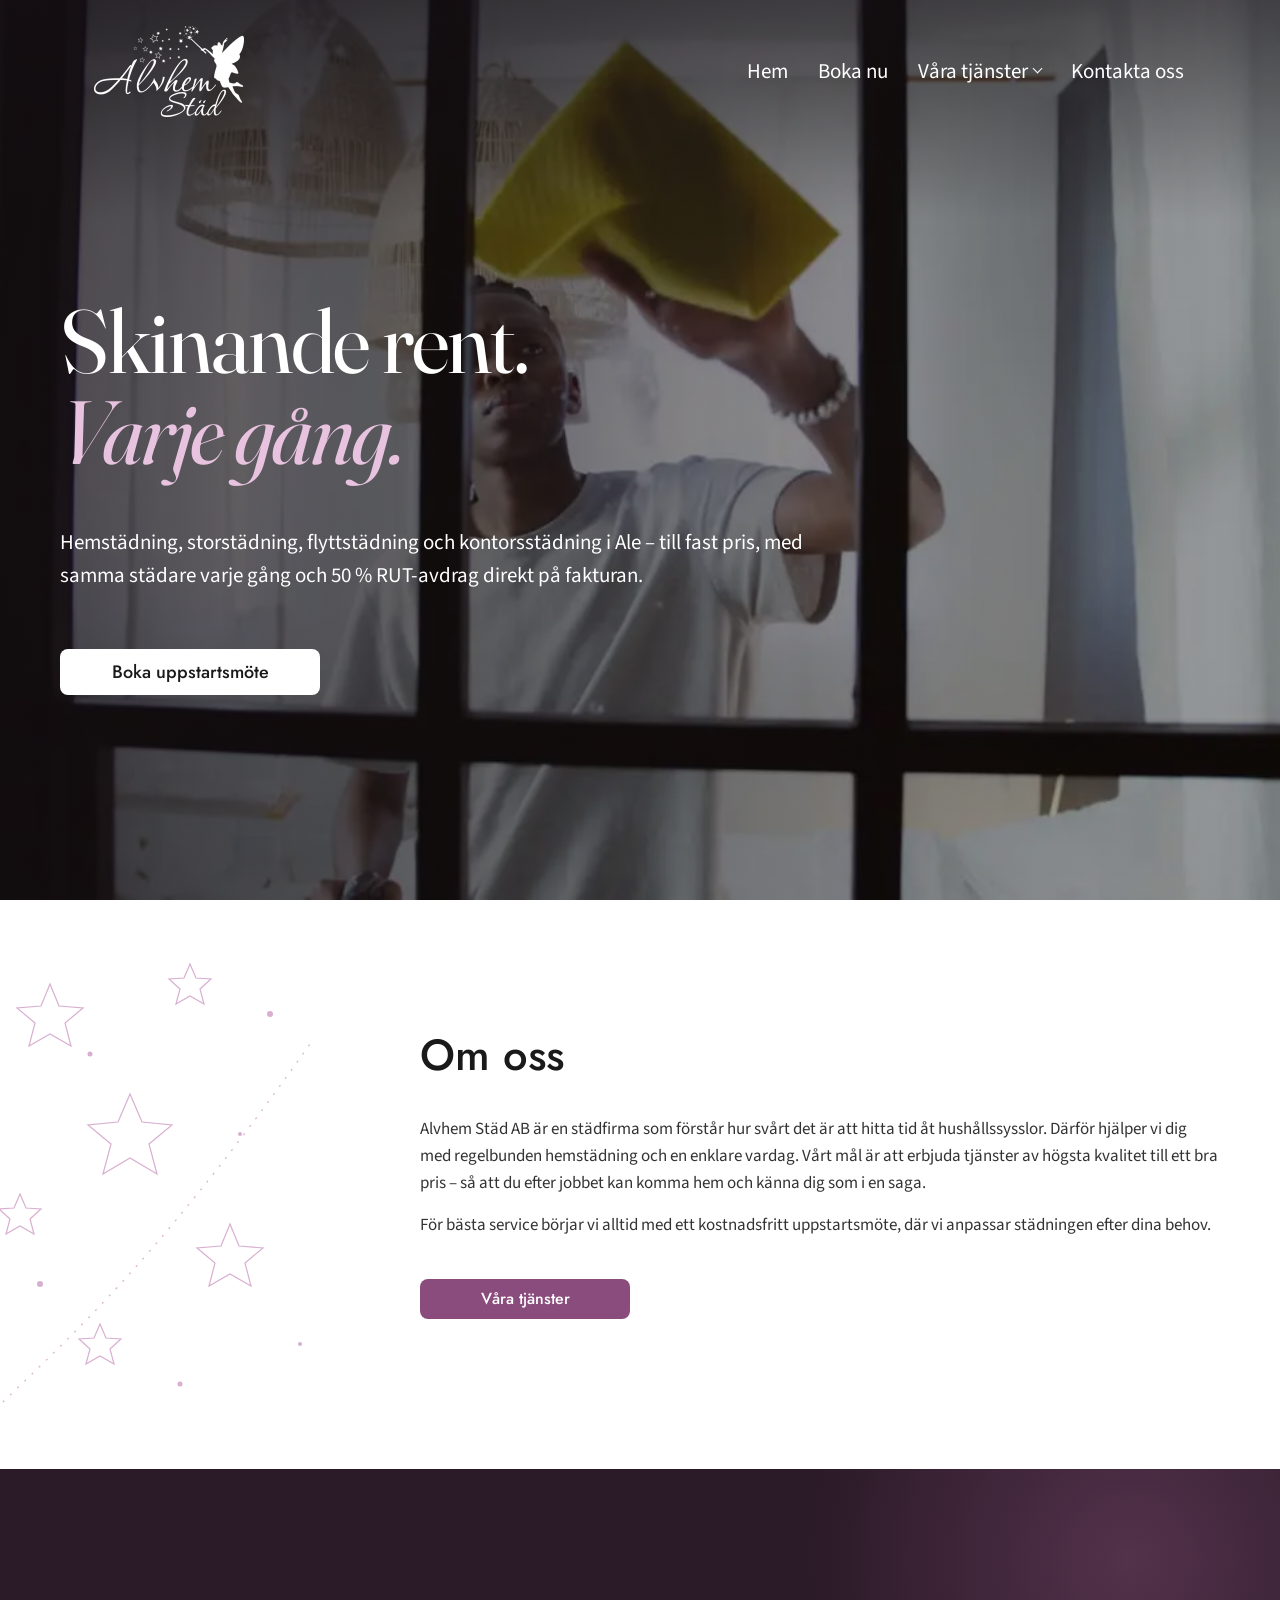
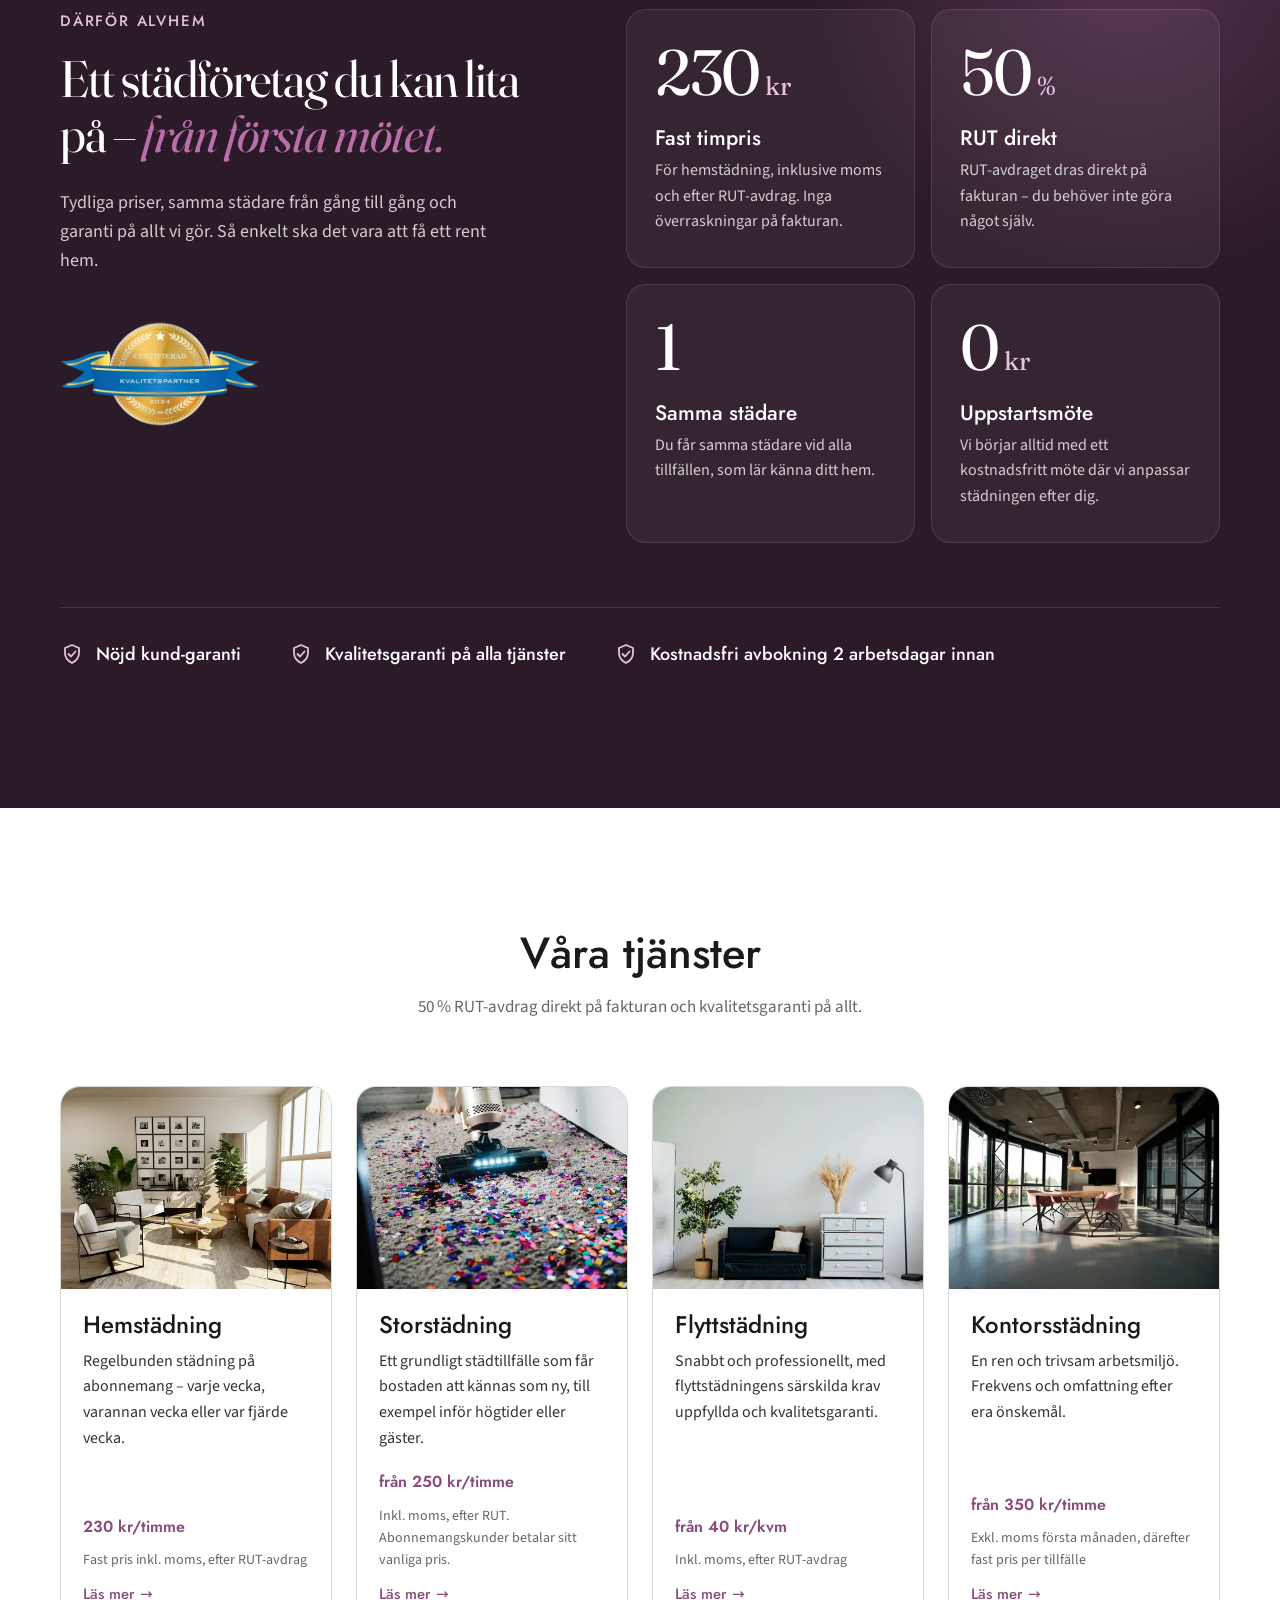
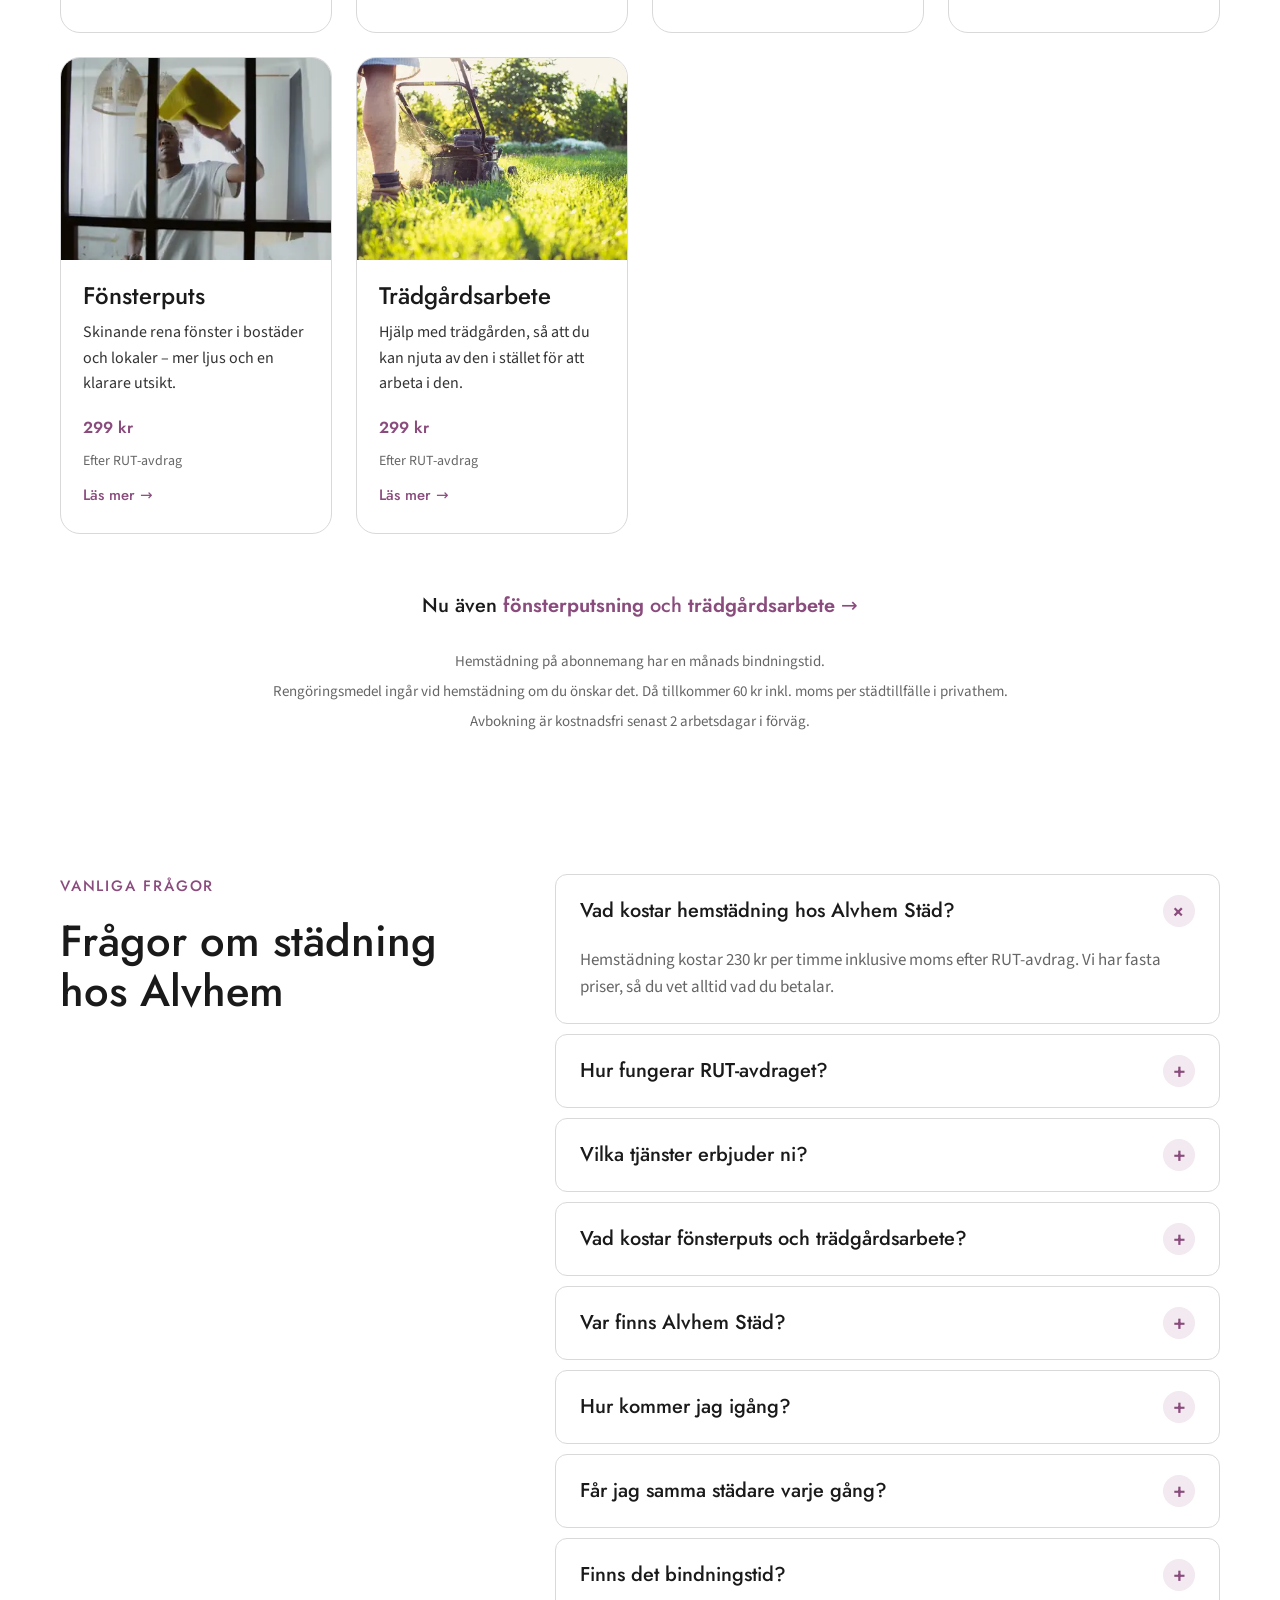
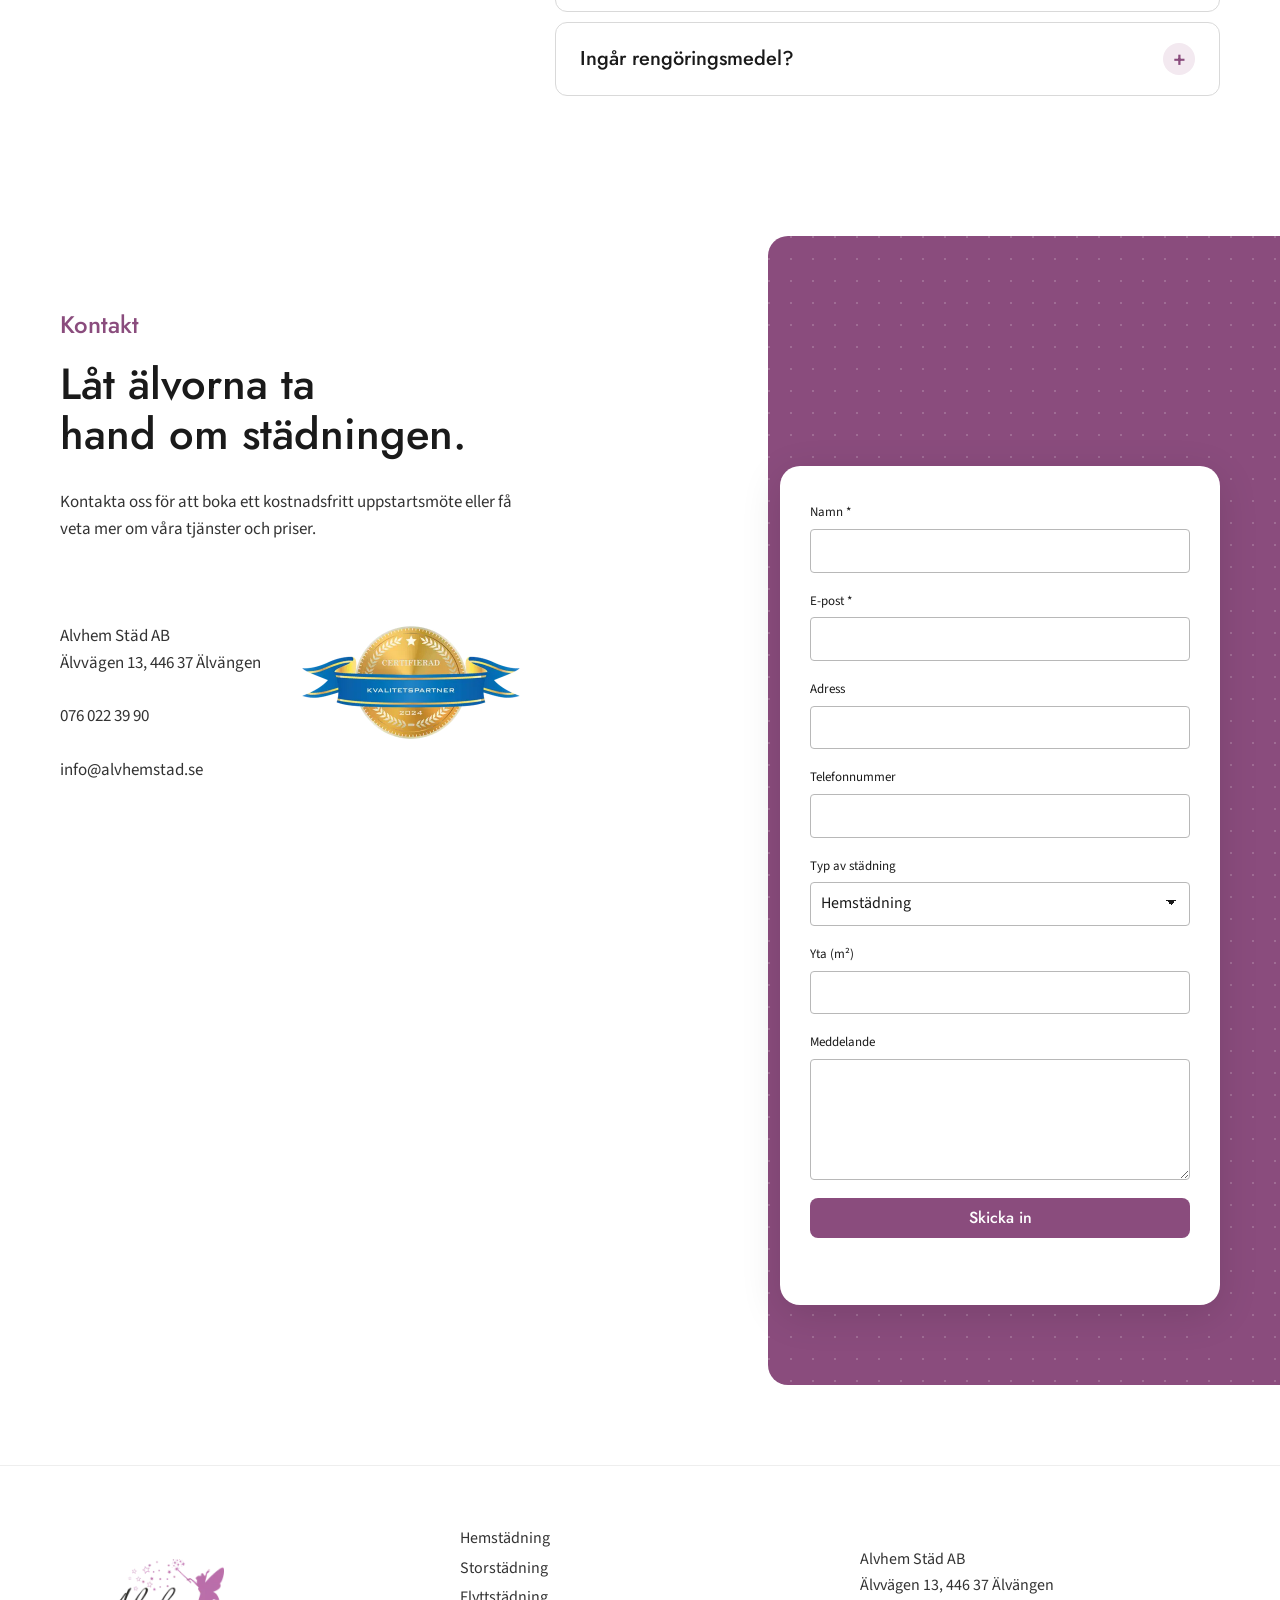
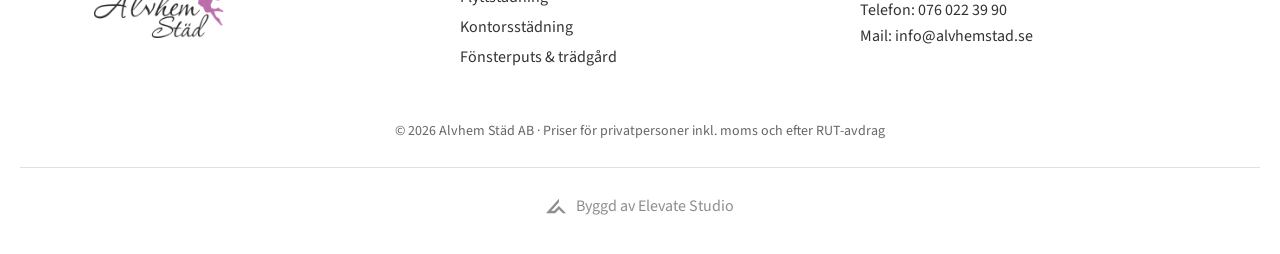
<file: index.html>
<!doctype html>
<html lang="sv">
<head>
<!-- HEAD:START -->
  <meta charset="utf-8">
  <meta name="viewport" content="width=device-width, initial-scale=1">
  <title>Städfirma i Älvängen &amp; Ale – Hemstädning från 230 kr/h | Alvhem Städ</title>
  <meta name="description" content="Alvhem Städ i Älvängen, Ale: hemstädning 230 kr/h efter RUT, storstädning, flyttstädning och kontorsstädning. Fasta priser, samma städare och nöjd kund-garanti.">
  <meta name="robots" content="index, follow, max-image-preview:large">
  <link rel="canonical" href="https://www.alvhemstad.se/">
  <meta name="theme-color" content="#8a4c7d">
  <meta name="geo.region" content="SE-O">
  <meta name="geo.placename" content="Älvängen">
  <meta property="og:type" content="website">
  <meta property="og:locale" content="sv_SE">
  <meta property="og:site_name" content="Alvhem Städ">
  <meta property="og:title" content="Städfirma i Älvängen &amp; Ale – Hemstädning från 230 kr/h | Alvhem Städ">
  <meta property="og:description" content="Alvhem Städ i Älvängen, Ale: hemstädning 230 kr/h efter RUT, storstädning, flyttstädning och kontorsstädning. Fasta priser, samma städare och nöjd kund-garanti.">
  <meta property="og:url" content="https://www.alvhemstad.se/">
  <meta property="og:image" content="https://www.alvhemstad.se/assets/img/hero-fonster-poster.jpg">
  <meta name="twitter:card" content="summary_large_image">
  <link rel="icon" href="assets/img/favicon-32.png" sizes="32x32" type="image/png">
  <link rel="apple-touch-icon" href="assets/img/apple-touch-icon.png">
  <link rel="preload" href="assets/fonts/fraunces-var-normal.woff2" as="font" type="font/woff2" crossorigin>
  <link rel="preload" href="assets/fonts/source-sans-3-latin-400-normal.woff2" as="font" type="font/woff2" crossorigin>
  <link rel="preload" as="image" href="assets/img/hero-fonster-poster-mobil.webp" media="(max-width: 860px)" fetchpriority="high">
  <link rel="preload" as="image" href="assets/img/hero-fonster-poster-1280.webp" media="(min-width: 861px)" fetchpriority="high">
  <style>@font-face{font-family:"Fraunces";font-style:normal;font-weight:400;font-display:swap;src:url("assets/fonts/fraunces-var-normal.woff2") format("woff2-variations"),url("assets/fonts/fraunces-var-normal.woff2") format("woff2")}@font-face{font-family:"Fraunces";font-style:italic;font-weight:400;font-display:swap;src:url("assets/fonts/fraunces-var-italic.woff2") format("woff2-variations"),url("assets/fonts/fraunces-var-italic.woff2") format("woff2")}@font-face{font-family:"Jost";font-style:normal;font-weight:500;font-display:swap;src:url("assets/fonts/jost-latin-500-normal.woff2") format("woff2")}@font-face{font-family:"Jost";font-style:normal;font-weight:600;font-display:swap;src:url("assets/fonts/jost-latin-600-normal.woff2") format("woff2")}@font-face{font-family:"Source Sans 3";font-style:normal;font-weight:400;font-display:swap;src:url("assets/fonts/source-sans-3-latin-400-normal.woff2") format("woff2")}@font-face{font-family:"Source Sans 3";font-style:normal;font-weight:600;font-display:swap;src:url("assets/fonts/source-sans-3-latin-600-normal.woff2") format("woff2")}:root{--white:#ffffff;--ink:#1a1a1a;--text:#333333;--muted:#666666;--brand:#8a4c7d;--brand-dark:#6e3a63;--brand-light:#ba6faa;--tint:#f3e9f0;--line:#d9d9d9;--radius:12px;--radius-lg:20px;--maxw:1200px;--gutter:20px;--font-head:"Jost",system-ui,sans-serif;--font-display:"Fraunces",Georgia,serif;--font-body:"Source Sans 3",system-ui,sans-serif}*,*::before,*::after{box-sizing:border-box}html{scroll-behavior:smooth;-webkit-text-size-adjust:100%}body{margin:0;background:var(--white);color:var(--text);font-family:var(--font-body);font-size:17px;line-height:1.6;-webkit-font-smoothing:antialiased;overflow-x:hidden}img{display:block;max-width:100%;height:auto}a{color:inherit;text-decoration:none}h1,h2,h3{font-family:var(--font-head);color:var(--ink);margin:0;font-weight:500;line-height:1.15}p{margin:0}:focus-visible{outline:2px solid var(--brand-light);outline-offset:3px}[id]{scroll-margin-top:110px}.container{width:100%;max-width:var(--maxw);margin:0 auto;padding:0 var(--gutter)}.h2{font-size:clamp(34px,3.4vw,46px)}.h2--center{text-align:center}.skip{position:absolute;left:12px;top:-60px;z-index:100;padding:10px 16px;border-radius:8px;background:var(--ink);color:var(--white);font-weight:600;transition:top .2s}.skip:focus{top:12px}.btn{display:inline-flex;align-items:center;justify-content:center;min-width:260px;height:46px;padding:0 28px;border-radius:8px;border:0;font-family:var(--font-head);font-size:18px;font-weight:500;cursor:pointer;transition:background-color .2s,color .2s,transform .2s}.btn:hover{transform:translateY(-1px)}.btn--white{background:var(--white);color:var(--ink)}.btn--white:hover{background:var(--tint)}.btn--brand{background:var(--brand);color:var(--white);min-width:210px;height:40px;font-size:16px}.btn--brand:hover{background:var(--brand-dark)}.btn--block{width:100%}.header{position:sticky;top:0;z-index:50;background:var(--white);transition:box-shadow .2s}.header.is-scrolled{box-shadow:0 2px 16px rgba(0,0,0,.08)}.header__inner{max-width:var(--maxw);margin:0 auto;padding:0 var(--gutter);height:143px;display:flex;align-items:center;justify-content:space-between;transition:height .25s}.header.is-scrolled .header__inner{height:96px}.header__logo{display:block;position:relative;margin-left:34px}.header__logo .logo-light{position:absolute;inset:0;opacity:0;transition:opacity .25s}.header__logo .logo-dark{transition:opacity .25s}.header__logo img{width:150px;height:auto;transition:width .25s}.header.is-scrolled .header__logo img{width:116px}.header__nav{display:flex;gap:30px;margin-right:36px}.header__nav a{font-family:var(--font-body);font-size:21px;color:var(--ink);transition:color .2s}.header__nav a:hover,.header__nav a.is-active{color:var(--brand)}.header__toggle{display:none;width:44px;height:44px;border:0;background:none;cursor:pointer;position:relative}.header__toggle span{position:absolute;left:10px;right:10px;height:2px;background:var(--ink);transition:transform .25s,opacity .25s}.header__toggle span:nth-child(1){top:14px}.header__toggle span:nth-child(2){top:21px}.header__toggle span:nth-child(3){top:28px}.header.is-open .header__toggle span:nth-child(1){transform:translateY(7px) rotate(45deg)}.header.is-open .header__toggle span:nth-child(2){opacity:0}.header.is-open .header__toggle span:nth-child(3){transform:translateY(-7px) rotate(-45deg)}.header__mobile{display:grid;padding:8px var(--gutter) 20px;border-top:1px solid var(--line);background:var(--white)}.header__mobile[hidden]{display:none}.header__mobile a{padding:12px 0;font-size:20px;color:var(--ink);border-bottom:1px solid #eee}.has-hero .header{position:fixed;left:0;right:0;background:transparent}.has-hero .header.is-scrolled,.has-hero .header.is-open{background:var(--white)}.has-hero .header:not(.is-scrolled):not(.is-open) .logo-dark{opacity:0}.has-hero .header:not(.is-scrolled):not(.is-open) .logo-light{opacity:1}.has-hero .header:not(.is-scrolled):not(.is-open) .header__nav>a,.has-hero .header:not(.is-scrolled):not(.is-open) .dropdown__toggle{color:var(--white)}.has-hero .header:not(.is-scrolled):not(.is-open) .header__nav>a:hover,.has-hero .header:not(.is-scrolled):not(.is-open) .dropdown:hover .dropdown__toggle{color:#e7c3df}.has-hero .header:not(.is-scrolled):not(.is-open) .header__toggle span{background:var(--white)}.has-hero .hero::before{content:"";position:absolute;inset:0 0 auto;height:220px;z-index:-1;background:linear-gradient(180deg,rgba(20,14,19,.55),transparent);pointer-events:none}.has-hero .hero__content{padding-top:150px}.hero{position:relative;height:100vh;height:100svh;min-height:620px;display:flex;align-items:center;color:var(--white);overflow:hidden;isolation:isolate}.hero__videos{position:absolute;inset:0;z-index:-2;background:#2a2428}.hero__poster,.hero__bg{position:absolute;inset:0;width:100%;height:100%;object-fit:cover;object-position:50% 50%}.hero__bg{opacity:0;transition:opacity 1.2s ease}.hero__bg.is-active{opacity:1}.hero::after{content:"";position:absolute;inset:0;z-index:-1;background:linear-gradient(90deg,rgba(20,14,19,.72) 0%,rgba(20,14,19,.45) 55%,rgba(20,14,19,.25) 100%)}.hero__content{padding-top:60px;padding-bottom:60px}.hero__title{color:var(--white);font-size:clamp(48px,7vw,104px);line-height:1.02;max-width:900px}.hero__lead{margin-top:48px;max-width:790px;font-size:21px;line-height:1.6;color:var(--white)}.hero .btn{margin-top:56px}.about{position:relative;padding:130px 0 150px;overflow:hidden}.about__art{position:absolute;left:-20px;top:50%;transform:translateY(-50%);width:360px;height:auto;color:var(--brand-light);opacity:.55}.about__grid{display:grid;grid-template-columns:360px 1fr}.about__text{max-width:860px}.about__text .h2{margin-bottom:36px}.about__text p{font-size:17px;margin-bottom:14px}.about__text .btn{margin-top:26px}.display{font-family:var(--font-display);font-weight:400;letter-spacing:-0.02em;font-variation-settings:"opsz" 144}.display em{font-style:italic;color:var(--brand-light)}.hero .display em{color:#e7c3df}.display--sm{font-size:clamp(34px,4vw,56px);line-height:1.08}.kicker{font-family:var(--font-head);font-size:15px;font-weight:500;letter-spacing:.12em;text-transform:uppercase;color:var(--brand);margin-bottom:18px}.kicker--light{color:#e7c3df}.why{background:#2b1a27;color:rgba(255,255,255,.78);padding:140px 0;position:relative;overflow:hidden}.why::before{content:"";position:absolute;width:700px;height:700px;right:-200px;top:-260px;border-radius:50%;background:radial-gradient(circle,rgba(186,111,170,.28),transparent 65%);pointer-events:none}.why__grid{position:relative;display:grid;grid-template-columns:0.9fr 1.1fr;gap:64px 80px;align-items:start}.why .display{color:var(--white)}.why__lead{margin-top:28px;font-size:18px;max-width:440px}.why__seal{width:200px;margin-top:44px}.why__stats{display:grid;grid-template-columns:1fr 1fr;gap:16px}.stat{background:rgba(255,255,255,.05);border:1px solid rgba(255,255,255,.1);border-radius:var(--radius-lg);padding:30px 28px 32px;transition:background-color .25s,transform .25s}.stat:hover{background:rgba(255,255,255,.08);transform:translateY(-3px)}.stat__num{font-family:var(--font-display);font-size:64px;line-height:1;color:var(--white);letter-spacing:-0.03em}.stat__num small{font-size:26px;color:#e7c3df;letter-spacing:0}.stat h3{color:var(--white);font-size:21px;margin:22px 0 8px}.stat p:last-child{font-size:16px}.why__promises{grid-column:1 / -1;list-style:none;margin:0;padding:32px 0 0;border-top:1px solid rgba(255,255,255,.12);display:flex;flex-wrap:wrap;gap:16px 48px}.why__promises li{display:flex;align-items:center;gap:12px;font-family:var(--font-head);font-size:18px;color:var(--white)}.why__promises svg{width:24px;height:24px;color:#e7c3df;flex:none}.services{padding:120px 0 140px}.services__lead{text-align:center;margin-top:16px;color:var(--muted)}.services__grid{margin-top:64px;display:grid;grid-template-columns:repeat(4,1fr);gap:24px}.card{position:relative;transition:transform .25s,box-shadow .25s;border:1px solid var(--line);border-radius:var(--radius-lg);overflow:hidden;background:var(--white);display:flex;flex-direction:column}.card img{aspect-ratio:4 / 3;object-fit:cover;width:100%}.card__body{padding:22px 22px 26px;display:flex;flex-direction:column;gap:10px;flex:1}.card h3{font-size:24px}.card:hover{transform:translateY(-4px);box-shadow:0 18px 40px -20px rgba(0,0,0,.25)}.card__link::after{content:"";position:absolute;inset:0}.card__more{font-family:var(--font-head);font-weight:500;color:var(--brand);font-size:15px}.services__extra a{color:var(--brand)}.card__body>p{font-size:16px}.card__price{margin-top:auto;padding-top:8px;font-family:var(--font-head);font-size:24px;font-weight:600;color:var(--brand)}.card__note{font-size:14px !important;color:var(--muted)}.services__extra{margin-top:56px;text-align:center;font-size:20px;font-family:var(--font-head);color:var(--ink)}.terms{list-style:none;margin:28px auto 0;padding:0;max-width:760px;display:grid;gap:6px;text-align:center;font-size:15px;color:var(--muted)}.contact{position:relative;padding:0 0 160px}.contact__panel{position:absolute;right:0;top:0;width:40%;height:calc(100% - 80px);background:var(--brand);border-radius:var(--radius-lg) 0 0 var(--radius-lg);overflow:hidden}.contact__panel::before{content:"";position:absolute;inset:0;background-image:radial-gradient(circle at 1px 1px,rgba(255,255,255,.18) 1.2px,transparent 0);background-size:22px 22px}.contact__grid{position:relative;display:grid;grid-template-columns:1fr 440px;gap:60px;padding-top:70px;align-items:start}.contact__kicker{font-family:var(--font-head);font-size:24px;color:var(--brand);margin-bottom:14px}.contact__lead{margin-top:30px;max-width:460px}.contact__details{margin-top:80px;display:flex;align-items:flex-start;gap:40px;flex-wrap:wrap}.contact__details p{margin-bottom:26px}.contact__details a:hover{color:var(--brand)}.contact__seal{width:220px}.form{margin-top:160px;background:var(--white);border-radius:var(--radius-lg);padding:36px 30px 30px;box-shadow:0 10px 40px rgba(0,0,0,.12);display:grid;gap:18px}.field{display:grid;gap:6px}.field label{font-size:13px;color:var(--ink)}.field input,.field select,.field textarea{width:100%;font:inherit;font-size:16px;color:var(--ink);background:var(--white);border:1px solid #b8b8b8;border-radius:4px;padding:8px 10px;min-height:40px;-webkit-appearance:none;appearance:none}.field select{background-image:linear-gradient(45deg,transparent 50%,var(--ink) 50%),linear-gradient(135deg,var(--ink) 50%,transparent 50%);background-position:calc(100% - 18px) 17px,calc(100% - 13px) 17px;background-size:5px 5px;background-repeat:no-repeat;padding-right:36px}.field textarea{resize:vertical;min-height:100px}.field input:focus,.field select:focus,.field textarea:focus{outline:none;border-color:var(--brand);box-shadow:0 0 0 3px var(--tint)}.field.is-invalid input{border-color:#c0392b}.form__status{font-size:14px;color:var(--muted);min-height:1.4em}.footer{border-top:1px solid #eee;padding:60px 0 30px}.footer__grid{display:grid;grid-template-columns:1fr 1fr 1fr;gap:40px;align-items:center}.footer__logo{width:130px;margin-left:34px}.footer p{font-size:16px}.footer a:hover{color:var(--brand)}.footer__copy{margin-top:50px;text-align:center;font-size:14px !important;color:var(--muted)}.dropdown{position:relative}.dropdown__toggle{font-family:var(--font-body);font-size:21px;color:var(--ink);display:inline-flex;align-items:center;gap:6px}.dropdown__toggle::after{content:"";width:7px;height:7px;border-right:1.5px solid currentColor;border-bottom:1.5px solid currentColor;transform:translateY(-3px) rotate(45deg);transition:transform .2s}.dropdown__toggle.is-active,.dropdown:hover .dropdown__toggle{color:var(--brand)}.dropdown__menu{position:absolute;top:calc(100% + 14px);left:50%;transform:translate(-50%,8px);min-width:260px;padding:10px;background:var(--white);border-radius:14px;box-shadow:0 20px 50px -12px rgba(0,0,0,.22),0 0 0 1px rgba(0,0,0,.04);display:grid;opacity:0;visibility:hidden;transition:opacity .2s,transform .2s,visibility .2s}.dropdown__menu::before{content:"";position:absolute;left:0;right:0;top:-16px;height:16px}.dropdown:hover .dropdown__menu,.dropdown:focus-within .dropdown__menu{opacity:1;visibility:visible;transform:translate(-50%,0)}.dropdown__menu a{font-size:17px !important;padding:10px 14px;border-radius:8px}.dropdown__menu a:hover,.dropdown__menu a[aria-current]{background:var(--tint);color:var(--brand)}.header__mobile a.sub{padding-left:18px;font-size:17px;color:var(--muted)}.btn--outline{background:transparent;color:var(--white);border:1px solid rgba(255,255,255,.6)}.btn--outline:hover{border-color:var(--white);background:rgba(255,255,255,.08)}.page-hero{position:relative;min-height:620px;display:flex;align-items:flex-end;color:var(--white);isolation:isolate;overflow:hidden}.page-hero__bg{position:absolute;inset:0;width:100%;height:100%;object-fit:cover;z-index:-2}.page-hero::after{content:"";position:absolute;inset:0;z-index:-1;background:linear-gradient(0deg,rgba(20,14,19,.82) 0%,rgba(20,14,19,.45) 55%,rgba(20,14,19,.2) 100%)}.page-hero__content{padding-top:120px;padding-bottom:80px}.page-hero .display{color:var(--white);font-size:clamp(48px,7vw,96px);line-height:1.02}.page-hero__lead{margin-top:24px;max-width:640px;font-size:20px;color:rgba(255,255,255,.88)}.page-hero__actions{margin-top:36px;display:flex;flex-wrap:wrap;gap:12px}.crumbs{display:flex;gap:10px;flex-wrap:wrap;font-size:15px;color:rgba(255,255,255,.7);margin-bottom:28px}.crumbs a:hover{color:var(--white)}.svc-intro{padding:120px 0}.svc-intro__grid{display:grid;grid-template-columns:1fr 400px;gap:80px;align-items:start}.svc-intro__text .h2{margin-bottom:28px}.svc-intro__text>p{font-size:18px;margin-bottom:16px;max-width:640px}.facts{margin:44px 0 0;display:grid;grid-template-columns:1fr 1fr;gap:12px}.facts div{padding:20px 22px;border-radius:var(--radius);background:var(--tint)}.facts dt{font-size:14px;color:var(--muted)}.facts dd{margin:4px 0 0;font-family:var(--font-head);font-size:18px;font-weight:500;color:var(--ink)}.price-card{position:sticky;top:120px;padding:34px 30px;border-radius:var(--radius-lg);background:var(--white);box-shadow:0 24px 60px -24px rgba(0,0,0,.25),0 0 0 1px rgba(0,0,0,.05)}.price-card__label{font-size:14px;letter-spacing:.1em;text-transform:uppercase;color:var(--muted)}.price-card__price{margin-top:8px;font-family:var(--font-display);font-size:60px;line-height:1;color:var(--ink);letter-spacing:-0.03em}.price-card__price small{font-family:var(--font-body);font-size:20px;color:var(--muted);letter-spacing:0}.price-from{font-family:var(--font-body);font-size:18px;color:var(--muted);letter-spacing:0}.price-card__note{margin:14px 0 24px;font-size:15px;color:var(--muted)}.price-card .btn{height:50px;font-size:17px}.price-card__list{list-style:none;margin:24px 0 0;padding:22px 0 0;border-top:1px solid #eee;display:grid;gap:10px}.price-card__list li,.includes li{display:flex;gap:10px;align-items:flex-start}.price-card__list svg,.includes svg{width:20px;height:20px;flex:none;margin-top:3px;color:var(--brand)}.includes{background:var(--tint);padding:120px 0}.includes__lead{margin-top:16px;color:var(--muted);max-width:620px}.includes__grid{margin-top:56px;display:grid;grid-template-columns:repeat(3,1fr);gap:16px}@media (min-width:861px){.includes__grid:has(>:nth-child(2):last-child){grid-template-columns:repeat(2,1fr)}}.includes__group{background:var(--white);border-radius:var(--radius-lg);padding:30px 28px}.includes__group h3{font-size:24px;margin-bottom:20px}.includes ul{list-style:none;margin:0;padding:0;display:grid;gap:12px}.steps{padding:120px 0}.steps__list{list-style:none;margin:56px 0 0;padding:0;display:grid;grid-template-columns:repeat(3,1fr);gap:16px;counter-reset:none}.steps__list li{padding:32px 28px;border:1px solid var(--line);border-radius:var(--radius-lg)}.steps__num{font-family:var(--font-display);font-size:44px;color:var(--brand-light);line-height:1}.steps__list h3{font-size:23px;margin:26px 0 8px}.svc-faq{padding:0 0 120px}.svc-faq__grid{display:grid;grid-template-columns:1fr 1.6fr;gap:80px;align-items:start}.faq{display:grid;gap:10px}.faq__item{border:1px solid var(--line);border-radius:var(--radius);padding:0 24px}.faq__item summary{list-style:none;cursor:pointer;display:flex;justify-content:space-between;align-items:center;gap:20px;padding:20px 0;font-family:var(--font-head);font-size:20px;font-weight:500;color:var(--ink)}.faq__item summary::-webkit-details-marker{display:none}.faq__item summary::after{content:"+";flex:none;width:32px;height:32px;border-radius:50%;background:var(--tint);color:var(--brand);display:grid;place-items:center;font-size:20px;transition:transform .25s}.faq__item[open] summary::after{transform:rotate(45deg)}.faq__item p{padding:0 0 22px;color:var(--muted)}.others{padding:0 0 120px}.others__grid{margin-top:40px;display:grid;grid-template-columns:repeat(4,1fr);gap:16px}.other{position:relative;display:block;border-radius:var(--radius-lg);overflow:hidden;aspect-ratio:4 / 3;isolation:isolate}.other img{position:absolute;inset:0;width:100%;height:100%;object-fit:cover;z-index:-2;transition:transform .6s}.other::after{content:"";position:absolute;inset:0;z-index:-1;background:linear-gradient(0deg,rgba(20,14,19,.75),rgba(20,14,19,0) 60%)}.other span{position:absolute;left:20px;bottom:16px;color:var(--white);font-family:var(--font-head);font-size:21px;font-weight:500}.other:hover img{transform:scale(1.05)}.cta-band{background:var(--brand);color:var(--white);padding:80px 0}.cta-band__inner{display:flex;align-items:center;justify-content:space-between;gap:32px}.cta-band .display{color:var(--white);max-width:620px}.cta-band__actions{display:flex;flex-wrap:wrap;gap:12px}.footer__links{display:grid;gap:4px}.footer address{font-style:normal;font-size:16px}.home-faq{padding:0 0 140px}.footer__links a{font-size:16px}@media (prefers-reduced-motion:reduce){html{scroll-behavior:auto}*,*::before,*::after{transition:none !important}}@media (max-width:1080px){.services__grid{grid-template-columns:repeat(2,1fr)}.why__grid{grid-template-columns:1fr}.svc-intro__grid{grid-template-columns:1fr}.price-card{position:static;max-width:520px}.about__grid{grid-template-columns:220px 1fr}.about__art{width:240px}.contact__grid{grid-template-columns:1fr}.contact__panel{width:100%;top:auto;bottom:0;height:420px;border-radius:0}.form{margin-top:0;max-width:560px;width:100%;justify-self:center}}@media (max-width:860px){.header__nav{display:none}.header__toggle{display:block}.header__inner,.header.is-scrolled .header__inner{height:84px}.header__logo{margin-left:0}.header__logo img,.header.is-scrolled .header__logo img{width:110px}.hero{min-height:calc(100svh - 84px)}.hero__lead{margin-top:36px;font-size:18px}.hero .btn{margin-top:36px}.about{padding:80px 0}.about__art{left:auto;right:-60px;top:40px;transform:none;width:200px;opacity:.3}.about__grid{grid-template-columns:1fr}.why{padding:80px 0}.why__seal{width:160px;margin-top:28px}.page-hero{min-height:520px}.svc-intro,.includes,.steps,.svc-faq,.others{padding:72px 0}.includes__grid,.steps__list{grid-template-columns:1fr}.svc-faq__grid{grid-template-columns:1fr;gap:28px}.others__grid{grid-template-columns:1fr 1fr}.cta-band__inner{flex-direction:column;align-items:flex-start}.services{padding:80px 0}.contact{padding-bottom:80px}.contact__grid{padding-top:40px}.contact__details{margin-top:40px}.footer__grid{grid-template-columns:1fr;text-align:center;gap:20px}.footer__logo{margin:0 auto}}@media (max-width:560px){.services__grid{grid-template-columns:1fr}.why__stats{grid-template-columns:1fr}.stat__num{font-size:52px}.facts{grid-template-columns:1fr}.others__grid{grid-template-columns:1fr}.faq__item summary{font-size:18px}.btn{min-width:0;width:100%}.hero__title{font-size:clamp(46px,14vw,60px)}.form{padding:26px 20px}}</style>
  <script type="application/ld+json">{"@context":"https://schema.org","@type":"HouseCleaningService","@id":"https://www.alvhemstad.se/#foretag","name":"Alvhem Städ AB","alternateName":"Alvhem Städ","description":"Städfirma i Älvängen, Ale kommun. Hemstädning, storstädning, flyttstädning, kontorsstädning, fönsterputsning och trädgårdsarbete med fasta priser och 50 % RUT-avdrag direkt på fakturan.","url":"https://www.alvhemstad.se/","logo":"https://www.alvhemstad.se/assets/img/logo.png","image":"https://www.alvhemstad.se/assets/img/hero-fonster-poster.jpg","telephone":"+46760223990","email":"info@alvhemstad.se","priceRange":"230–350 kr/h","currenciesAccepted":"SEK","address":{"@type":"PostalAddress","streetAddress":"Älvvägen 13","postalCode":"446 37","addressLocality":"Älvängen","addressRegion":"Västra Götalands län","addressCountry":"SE"},"areaServed":[{"@type":"City","name":"Älvängen"},{"@type":"AdministrativeArea","name":"Ale kommun"}],"hasMap":"https://www.google.com/maps/dir//%C3%84lvv%C3%A4gen+13,+44637+%C3%84lv%C3%A4ngen","award":"Certifierad kvalitetspartner 2024","knowsLanguage":"sv","hasOfferCatalog":{"@type":"OfferCatalog","name":"Städtjänster","itemListElement":[{"@type":"Offer","itemOffered":{"@type":"Service","name":"Hemstädning","url":"https://www.alvhemstad.se/hemstadning.html"}},{"@type":"Offer","itemOffered":{"@type":"Service","name":"Storstädning","url":"https://www.alvhemstad.se/storstadning.html"}},{"@type":"Offer","itemOffered":{"@type":"Service","name":"Flyttstädning","url":"https://www.alvhemstad.se/flyttstadning.html"}},{"@type":"Offer","itemOffered":{"@type":"Service","name":"Kontorsstädning","url":"https://www.alvhemstad.se/kontorsstadning.html"}},{"@type":"Offer","itemOffered":{"@type":"Service","name":"Fönsterputs & trädgård","url":"https://www.alvhemstad.se/fonsterputsning-tradgard.html"}}]}}</script>
  <script type="application/ld+json">{"@context":"https://schema.org","@type":"WebSite","name":"Alvhem Städ","url":"https://www.alvhemstad.se/","inLanguage":"sv-SE","publisher":{"@id":"https://www.alvhemstad.se/#foretag"}}</script>
  <script type="application/ld+json">{"@context":"https://schema.org","@type":"FAQPage","mainEntity":[{"@type":"Question","name":"Vad kostar hemstädning hos Alvhem Städ?","acceptedAnswer":{"@type":"Answer","text":"Hemstädning kostar 230 kr per timme inklusive moms efter RUT-avdrag. Vi har fasta priser, så du vet alltid vad du betalar."}},{"@type":"Question","name":"Hur fungerar RUT-avdraget?","acceptedAnswer":{"@type":"Answer","text":"Du får 50 % RUT-avdrag direkt på fakturan för hemstädning, storstädning och flyttstädning. Alla priser för privatpersoner anges inklusive moms och efter RUT-avdrag."}},{"@type":"Question","name":"Vilka tjänster erbjuder ni?","acceptedAnswer":{"@type":"Answer","text":"Hemstädning, storstädning, flyttstädning och kontorsstädning. Vi erbjuder nu även fönsterputsning och trädgårdsarbete."}},{"@type":"Question","name":"Vad kostar fönsterputs och trädgårdsarbete?","acceptedAnswer":{"@type":"Answer","text":"Fönsterputs kostar 299 kr efter RUT-avdrag. Trädgårdsarbete kostar 299 kr efter RUT-avdrag."}},{"@type":"Question","name":"Var finns Alvhem Städ?","acceptedAnswer":{"@type":"Answer","text":"Vi finns på Älvvägen 13 i Älvängen i Ale kommun. Kontakta oss så berättar vi om vi kan hjälpa dig där du bor."}},{"@type":"Question","name":"Hur kommer jag igång?","acceptedAnswer":{"@type":"Answer","text":"Vi börjar alltid med ett kostnadsfritt uppstartsmöte där vi anpassar städningen efter dina behov. Ring 076 022 39 90 eller mejla info@alvhemstad.se."}},{"@type":"Question","name":"Får jag samma städare varje gång?","acceptedAnswer":{"@type":"Answer","text":"Ja. Du får samma städare vid alla städtillfällen."}},{"@type":"Question","name":"Finns det bindningstid?","acceptedAnswer":{"@type":"Answer","text":"Hemstädning på abonnemang har en månads bindningstid. Du kan avboka ett städtillfälle kostnadsfritt senast 2 arbetsdagar i förväg."}},{"@type":"Question","name":"Ingår rengöringsmedel?","acceptedAnswer":{"@type":"Answer","text":"Vid hemstädning står vi för rengöringsmedel om du vill. Då debiteras 60 kr inklusive moms per städtillfälle i privathem."}}]}</script>
<!-- HEAD:END -->
</head>
<body class="has-hero">

<a class="skip" href="#main">Hoppa till innehållet</a>

<!-- HEADER:START -->
<header class="header" id="header">
  <div class="header__inner">
    <a href="index.html" class="header__logo" aria-label="Alvhem Städ – till startsidan">
      <img src="assets/img/logo-300.webp" alt="Alvhem Städ" class="logo-dark" width="300" height="182">
      <img src="assets/img/logo-light-300.webp" alt="" class="logo-light" width="300" height="182">
    </a>
    <nav class="header__nav" aria-label="Huvudmeny">
      <a href="index.html" class="is-active" aria-current="page">Hem</a>
      <a href="index.html#kontakt">Boka nu</a>
      <div class="dropdown">
        <a href="index.html#tjanster" class="dropdown__toggle">Våra tjänster</a>
        <div class="dropdown__menu">
          <a href="hemstadning.html">Hemstädning</a>
          <a href="storstadning.html">Storstädning</a>
          <a href="flyttstadning.html">Flyttstädning</a>
          <a href="kontorsstadning.html">Kontorsstädning</a>
          <a href="fonsterputsning-tradgard.html">Fönsterputs &amp; trädgård</a>
        </div>
      </div>
      <a href="index.html#kontakt">Kontakta oss</a>
    </nav>
    <button class="header__toggle" id="navToggle" aria-label="Öppna meny" aria-expanded="false" aria-controls="mobileMenu">
      <span></span><span></span><span></span>
    </button>
  </div>
  <nav class="header__mobile" id="mobileMenu" aria-label="Mobilmeny" hidden>
    <a href="index.html">Hem</a>
    <a href="index.html#kontakt">Boka nu</a>
    <a href="index.html#tjanster">Våra tjänster</a>
    <a href="hemstadning.html" class="sub">Hemstädning</a>
    <a href="storstadning.html" class="sub">Storstädning</a>
    <a href="flyttstadning.html" class="sub">Flyttstädning</a>
    <a href="kontorsstadning.html" class="sub">Kontorsstädning</a>
    <a href="fonsterputsning-tradgard.html" class="sub">Fönsterputs &amp; trädgård</a>
    <a href="index.html#kontakt">Kontakta oss</a>
  </nav>
</header>
<!-- HEADER:END -->

<main id="main">

  <!-- HERO -->
  <section class="hero">
    <div class="hero__videos" aria-hidden="true">
      <picture>
        <source media="(max-width: 860px)" srcset="assets/img/hero-fonster-poster-mobil.webp" width="720" height="1280">
        <img class="hero__poster" src="assets/img/hero-fonster-poster-1280.webp" srcset="assets/img/hero-fonster-poster-800.webp 800w, assets/img/hero-fonster-poster-1280.webp 1280w" sizes="100vw" alt="" width="1280" height="674" fetchpriority="high" decoding="async">
      </picture>
      <video class="hero__bg" muted playsinline preload="auto" tabindex="-1"
        data-src="assets/video/hero-fonster.mp4" data-src-mobile="assets/video/hero-fonster-mobil.mp4"></video>
      <video class="hero__bg" muted playsinline preload="none" tabindex="-1"
        data-src="assets/video/hero-torka.mp4" data-src-mobile="assets/video/hero-torka-mobil.mp4"></video>
    </div>
    <div class="container hero__content">
      <h1 class="hero__title display">Skinande rent.<br><em>Varje gång.</em></h1>
      <p class="hero__lead">Hemstädning, storstädning, flyttstädning och kontorsstädning i Ale – till fast pris, med samma städare varje gång och 50&nbsp;% RUT-avdrag direkt på fakturan.</p>
      <a href="#kontakt" class="btn btn--white">Boka uppstartsmöte</a>
    </div>
  </section>

  <!-- OM OSS -->
  <section class="about">
    <svg class="about__art" viewBox="0 0 360 520" aria-hidden="true">
      <g fill="none" stroke="currentColor" stroke-width="1.2">
        <path d="M70 60 l9 22 24 2 -18 15 6 23 -21 -12 -21 12 6 -23 -18 -15 24 -2z"/>
        <path d="M210 40 l6 14 15 1 -11 10 4 15 -14 -8 -14 8 4 -15 -11 -10 15 -1z"/>
        <path d="M150 170 l12 28 30 3 -23 19 8 30 -27 -16 -27 16 8 -30 -23 -19 30 -3z"/>
        <path d="M40 270 l6 14 15 1 -11 10 4 15 -14 -8 -14 8 4 -15 -11 -10 15 -1z"/>
        <path d="M250 300 l9 22 24 2 -18 15 6 23 -21 -12 -21 12 6 -23 -18 -15 24 -2z"/>
        <path d="M120 400 l6 14 15 1 -11 10 4 15 -14 -8 -14 8 4 -15 -11 -10 15 -1z"/>
        <path d="M-20 520 C 80 420, 160 360, 330 120" stroke-dasharray="2 8"/>
      </g>
      <g fill="currentColor">
        <circle cx="290" cy="90" r="3"/><circle cx="110" cy="130" r="2.5"/><circle cx="260" cy="210" r="2"/>
        <circle cx="60" cy="360" r="3"/><circle cx="200" cy="460" r="2.5"/><circle cx="320" cy="420" r="2"/>
      </g>
    </svg>
    <div class="container about__grid">
      <div></div>
      <div class="about__text">
        <h2 class="h2">Om oss</h2>
        <p>Alvhem Städ AB är en städfirma som förstår hur svårt det är att hitta tid åt hushållssysslor. Därför hjälper vi dig med regelbunden hemstädning och en enklare vardag. Vårt mål är att erbjuda tjänster av högsta kvalitet till ett bra pris – så att du efter jobbet kan komma hem och känna dig som i en saga.</p>
        <p>För bästa service börjar vi alltid med ett kostnadsfritt uppstartsmöte, där vi anpassar städningen efter dina behov.</p>
        <a href="#tjanster" class="btn btn--brand">Våra tjänster</a>
      </div>
    </div>
  </section>

  <!-- VARFÖR -->
  <section class="why">
    <div class="container why__grid">
      <div class="why__intro">
        <p class="kicker kicker--light">Därför Alvhem</p>
        <h2 class="display display--sm">Ett städföretag du kan lita på – <em>från första mötet.</em></h2>
        <p class="why__lead">Tydliga priser, samma städare från gång till gång och garanti på allt vi gör. Så enkelt ska det vara att få ett rent hem.</p>
        <img src="assets/img/guldsigill-2024-440.webp" alt="Certifierad kvalitetspartner 2024" class="why__seal" width="440" height="238" decoding="async" loading="lazy">
      </div>
      <div class="why__stats">
        <div class="stat">
          <p class="stat__num">230<small> kr</small></p>
          <h3>Fast timpris</h3>
          <p>För hemstädning, inklusive moms och efter RUT-avdrag. Inga överraskningar på fakturan.</p>
        </div>
        <div class="stat">
          <p class="stat__num">50<small> %</small></p>
          <h3>RUT direkt</h3>
          <p>RUT-avdraget dras direkt på fakturan – du behöver inte göra något själv.</p>
        </div>
        <div class="stat">
          <p class="stat__num">1</p>
          <h3>Samma städare</h3>
          <p>Du får samma städare vid alla tillfällen, som lär känna ditt hem.</p>
        </div>
        <div class="stat">
          <p class="stat__num">0<small> kr</small></p>
          <h3>Uppstartsmöte</h3>
          <p>Vi börjar alltid med ett kostnadsfritt möte där vi anpassar städningen efter dig.</p>
        </div>
      </div>
      <ul class="why__promises">
        <li><svg viewBox="0 0 24 24" aria-hidden="true"><path d="M12 3l7 3v5c0 4.5-3 8-7 10-4-2-7-5.5-7-10V6l7-3z M8.5 12l2.5 2.5 4.5-5" fill="none" stroke="currentColor" stroke-width="1.8" stroke-linecap="round" stroke-linejoin="round"/></svg>Nöjd kund-garanti</li>
        <li><svg viewBox="0 0 24 24" aria-hidden="true"><path d="M12 3l7 3v5c0 4.5-3 8-7 10-4-2-7-5.5-7-10V6l7-3z M8.5 12l2.5 2.5 4.5-5" fill="none" stroke="currentColor" stroke-width="1.8" stroke-linecap="round" stroke-linejoin="round"/></svg>Kvalitetsgaranti på alla tjänster</li>
        <li><svg viewBox="0 0 24 24" aria-hidden="true"><path d="M12 3l7 3v5c0 4.5-3 8-7 10-4-2-7-5.5-7-10V6l7-3z M8.5 12l2.5 2.5 4.5-5" fill="none" stroke="currentColor" stroke-width="1.8" stroke-linecap="round" stroke-linejoin="round"/></svg>Kostnadsfri avbokning 2 arbetsdagar innan</li>
      </ul>
    </div>
  </section>

  <!-- TJÄNSTER -->
  <section class="services" id="tjanster">
    <div class="container">
      <h2 class="h2 h2--center">Våra tjänster</h2>
      <p class="services__lead">50&nbsp;% RUT-avdrag direkt på fakturan och kvalitetsgaranti på allt.</p>
      <div class="services__grid">
        <article class="card">
          <img src="assets/img/hem-480.webp" srcset="assets/img/hem-480.webp 480w, assets/img/hem-800.webp 800w" sizes="(max-width: 560px) calc(100vw - 40px), (max-width: 1080px) 50vw, 280px" alt="Välstädat vardagsrum" width="480" height="360" loading="lazy" decoding="async">
          <div class="card__body">
            <h3><a href="hemstadning.html" class="card__link">Hemstädning</a></h3>
            <p>Regelbunden städning på abonnemang – varje vecka, varannan vecka eller var fjärde vecka.</p>
            <p class="card__price">230 kr/timme</p>
            <p class="card__note">Fast pris inkl. moms, efter RUT-avdrag</p>
            <span class="card__more">Läs mer →</span>
          </div>
        </article>
        <article class="card">
          <img src="assets/img/stor-480.webp" srcset="assets/img/stor-480.webp 480w, assets/img/stor-800.webp 800w" sizes="(max-width: 560px) calc(100vw - 40px), (max-width: 1080px) 50vw, 280px" alt="Dammsugning av matta" width="480" height="360" loading="lazy" decoding="async">
          <div class="card__body">
            <h3><a href="storstadning.html" class="card__link">Storstädning</a></h3>
            <p>Ett grundligt städtillfälle som får bostaden att kännas som ny, till exempel inför högtider eller gäster.</p>
            <p class="card__price">från 250 kr/timme</p>
            <p class="card__note">Inkl. moms, efter RUT. Abonnemangskunder betalar sitt vanliga pris.</p>
            <span class="card__more">Läs mer →</span>
          </div>
        </article>
        <article class="card">
          <img src="assets/img/flytt-480.webp" srcset="assets/img/flytt-480.webp 480w, assets/img/flytt-800.webp 800w" sizes="(max-width: 560px) calc(100vw - 40px), (max-width: 1080px) 50vw, 280px" alt="Ljust, tomt rum" width="480" height="360" loading="lazy" decoding="async">
          <div class="card__body">
            <h3><a href="flyttstadning.html" class="card__link">Flyttstädning</a></h3>
            <p>Snabbt och professionellt, med flyttstädningens särskilda krav uppfyllda och kvalitetsgaranti.</p>
            <p class="card__price">från 40 kr/kvm</p>
            <p class="card__note">Inkl. moms, efter RUT-avdrag</p>
            <span class="card__more">Läs mer →</span>
          </div>
        </article>
        <article class="card">
          <img src="assets/img/kontor-480.webp" srcset="assets/img/kontor-480.webp 480w, assets/img/kontor-800.webp 800w" sizes="(max-width: 560px) calc(100vw - 40px), (max-width: 1080px) 50vw, 280px" alt="Ljust kontor" width="480" height="360" loading="lazy" decoding="async">
          <div class="card__body">
            <h3><a href="kontorsstadning.html" class="card__link">Kontorsstädning</a></h3>
            <p>En ren och trivsam arbetsmiljö. Frekvens och omfattning efter era önskemål.</p>
            <p class="card__price">från 350 kr/timme</p>
            <p class="card__note">Exkl. moms första månaden, därefter fast pris per tillfälle</p>
            <span class="card__more">Läs mer →</span>
          </div>
        </article>
        <article class="card">
          <img src="assets/img/hero-fonster-poster-480.webp" srcset="assets/img/hero-fonster-poster-480.webp 480w, assets/img/hero-fonster-poster-800.webp 800w" sizes="(max-width: 560px) calc(100vw - 40px), (max-width: 1080px) 50vw, 280px" alt="Fönsterputsning med trasa" width="480" height="360" loading="lazy" decoding="async">
          <div class="card__body">
            <h3><a href="fonsterputsning-tradgard.html" class="card__link">Fönsterputs</a></h3>
            <p>Skinande rena fönster i bostäder och lokaler – mer ljus och en klarare utsikt.</p>
            <p class="card__price">299 kr</p>
            <p class="card__note">Efter RUT-avdrag</p>
            <span class="card__more">Läs mer →</span>
          </div>
        </article>
        <article class="card">
          <img src="assets/img/tradgard-480.webp" srcset="assets/img/tradgard-480.webp 480w, assets/img/tradgard-800.webp 800w" sizes="(max-width: 560px) calc(100vw - 40px), (max-width: 1080px) 50vw, 280px" alt="Gräsklippning i solig trädgård" width="480" height="360" loading="lazy" decoding="async">
          <div class="card__body">
            <h3><a href="fonsterputsning-tradgard.html" class="card__link">Trädgårdsarbete</a></h3>
            <p>Hjälp med trädgården, så att du kan njuta av den i stället för att arbeta i den.</p>
            <p class="card__price">299 kr</p>
            <p class="card__note">Efter RUT-avdrag</p>
            <span class="card__more">Läs mer →</span>
          </div>
        </article>
      </div>
      <p class="services__extra">Nu även <a href="fonsterputsning-tradgard.html"><strong>fönsterputsning</strong> och <strong>trädgårdsarbete</strong> →</a></p>
      <ul class="terms">
        <li>Hemstädning på abonnemang har en månads bindningstid.</li>
        <li>Rengöringsmedel ingår vid hemstädning om du önskar det. Då tillkommer 60 kr inkl. moms per städtillfälle i privathem.</li>
        <li>Avbokning är kostnadsfri senast 2 arbetsdagar i förväg.</li>
      </ul>
    </div>
  </section>

  <!-- FAQ -->
  <section class="svc-faq home-faq" id="fragor">
    <div class="container svc-faq__grid">
      <div>
        <p class="kicker">Vanliga frågor</p>
        <h2 class="h2">Frågor om städning hos Alvhem</h2>
      </div>
      <div class="faq">
<!-- FAQ:START -->
        <details class="faq__item" open>
          <summary>Vad kostar hemstädning hos Alvhem Städ?</summary>
          <p>Hemstädning kostar 230 kr per timme inklusive moms efter RUT-avdrag. Vi har fasta priser, så du vet alltid vad du betalar.</p>
        </details>
        <details class="faq__item">
          <summary>Hur fungerar RUT-avdraget?</summary>
          <p>Du får 50 % RUT-avdrag direkt på fakturan för hemstädning, storstädning och flyttstädning. Alla priser för privatpersoner anges inklusive moms och efter RUT-avdrag.</p>
        </details>
        <details class="faq__item">
          <summary>Vilka tjänster erbjuder ni?</summary>
          <p>Hemstädning, storstädning, flyttstädning och kontorsstädning. Vi erbjuder nu även fönsterputsning och trädgårdsarbete.</p>
        </details>
        <details class="faq__item">
          <summary>Vad kostar fönsterputs och trädgårdsarbete?</summary>
          <p>Fönsterputs kostar 299 kr efter RUT-avdrag. Trädgårdsarbete kostar 299 kr efter RUT-avdrag.</p>
        </details>
        <details class="faq__item">
          <summary>Var finns Alvhem Städ?</summary>
          <p>Vi finns på Älvvägen 13 i Älvängen i Ale kommun. Kontakta oss så berättar vi om vi kan hjälpa dig där du bor.</p>
        </details>
        <details class="faq__item">
          <summary>Hur kommer jag igång?</summary>
          <p>Vi börjar alltid med ett kostnadsfritt uppstartsmöte där vi anpassar städningen efter dina behov. Ring 076 022 39 90 eller mejla info@alvhemstad.se.</p>
        </details>
        <details class="faq__item">
          <summary>Får jag samma städare varje gång?</summary>
          <p>Ja. Du får samma städare vid alla städtillfällen.</p>
        </details>
        <details class="faq__item">
          <summary>Finns det bindningstid?</summary>
          <p>Hemstädning på abonnemang har en månads bindningstid. Du kan avboka ett städtillfälle kostnadsfritt senast 2 arbetsdagar i förväg.</p>
        </details>
        <details class="faq__item">
          <summary>Ingår rengöringsmedel?</summary>
          <p>Vid hemstädning står vi för rengöringsmedel om du vill. Då debiteras 60 kr inklusive moms per städtillfälle i privathem.</p>
        </details>
<!-- FAQ:END -->
      </div>
    </div>
  </section>

  <!-- KONTAKT -->
  <section class="contact" id="kontakt">
    <div class="contact__panel" aria-hidden="true"></div>
    <div class="container contact__grid">
      <div class="contact__info">
        <p class="contact__kicker">Kontakt</p>
        <h2 class="h2">Låt älvorna ta<br>hand om städningen.</h2>
        <p class="contact__lead">Kontakta oss för att boka ett kostnadsfritt uppstartsmöte eller få veta mer om våra tjänster och priser.</p>
        <div class="contact__details">
          <div>
            <p>Alvhem Städ AB<br><a href="https://www.google.com/maps/dir//%C3%84lvv%C3%A4gen+13,+44637+%C3%84lv%C3%A4ngen" target="_blank" rel="noopener">Älvvägen 13, 446 37 Älvängen</a></p>
            <p><a href="tel:+46760223990">076 022 39 90</a></p>
            <p><a href="mailto:info@alvhemstad.se">info@alvhemstad.se</a></p>
          </div>
          <img src="assets/img/guldsigill-2024-440.webp" alt="Certifierad kvalitetspartner 2024" class="contact__seal" width="440" height="238" decoding="async" loading="lazy">
        </div>
      </div>

      <form class="form" id="contactForm" novalidate>
        <div class="field">
          <label for="f-name">Namn *</label>
          <input id="f-name" name="namn" type="text" autocomplete="name" required>
        </div>
        <div class="field">
          <label for="f-email">E-post *</label>
          <input id="f-email" name="epost" type="email" autocomplete="email" required>
        </div>
        <div class="field">
          <label for="f-address">Adress</label>
          <input id="f-address" name="adress" type="text" autocomplete="street-address">
        </div>
        <div class="field">
          <label for="f-phone">Telefonnummer</label>
          <input id="f-phone" name="telefon" type="tel" autocomplete="tel">
        </div>
        <div class="field">
          <label for="f-type">Typ av städning</label>
          <select id="f-type" name="typ">
            <option>Hemstädning</option>
            <option>Storstädning</option>
            <option>Flyttstädning</option>
            <option>Kontorsstädning</option>
            <option>Fönsterputsning</option>
            <option>Trädgårdsarbete</option>
          </select>
        </div>
        <div class="field">
          <label for="f-area">Yta (m²)</label>
          <input id="f-area" name="yta" type="number" min="0" inputmode="numeric">
        </div>
        <div class="field">
          <label for="f-msg">Meddelande</label>
          <textarea id="f-msg" name="meddelande" rows="4"></textarea>
        </div>
        <button type="submit" class="btn btn--brand btn--block">Skicka in</button>
        <p class="form__status" id="formStatus" role="status" aria-live="polite"></p>
      </form>
    </div>
  </section>

</main>

<!-- FOOTER:START -->
<footer class="footer">
  <div class="container footer__grid">
    <img src="assets/img/logo-300.webp" alt="Alvhem Städ" class="footer__logo" width="300" height="182" loading="lazy">
    <nav class="footer__links" aria-label="Tjänster">
      <a href="hemstadning.html">Hemstädning</a>
      <a href="storstadning.html">Storstädning</a>
      <a href="flyttstadning.html">Flyttstädning</a>
      <a href="kontorsstadning.html">Kontorsstädning</a>
      <a href="fonsterputsning-tradgard.html">Fönsterputs &amp; trädgård</a>
    </nav>
    <address>Alvhem Städ AB<br>Älvvägen 13, 446 37 Älvängen<br>Telefon: <a href="tel:+46760223990">076 022 39 90</a><br>Mail: <a href="mailto:info@alvhemstad.se">info@alvhemstad.se</a></address>
  </div>
  <p class="footer__copy">© <span id="year">2026</span> Alvhem Städ AB · Priser för privatpersoner inkl. moms och efter RUT-avdrag</p>
<!-- elevate-credit -->
<style>.elevate-credit{max-width:1240px;margin:24px auto 0;padding:20px 16px 0;border-top:1px solid rgba(128,128,128,.25);display:flex;justify-content:center;box-sizing:border-box}.elevate-credit a{display:inline-flex;align-items:center;gap:10px;padding:8px 0;font:inherit;font-size:15px;line-height:1;color:inherit;opacity:.55;text-decoration:none;transition:opacity .2s}.elevate-credit a:hover,.elevate-credit a:focus-visible{opacity:1}.elevate-credit svg{width:20px;height:20px;flex:none;display:block}@media(min-width:1024px){.elevate-credit a{font-size:16px}}</style>
<div class="elevate-credit"><a href="https://elevatestudio.nu" target="_blank" rel="noopener"><svg viewBox="0 0 1884.3 1353.9" aria-hidden="true"><path d="M0.0 1353.9 L1218.7 0.0 L1218.7 329.1 L479.7 1136.4 L786.7 1132.4 L1215.5 687.4 L1884.3 1349.9 L1590.1 1349.9 L1218.6 994.7 L865.4 1349.9Z" fill="currentColor"/></svg>Byggd av Elevate Studio</a></div>
</footer>
<!-- FOOTER:END -->

<script src="main.js" defer></script>
</body>
</html>
</file>
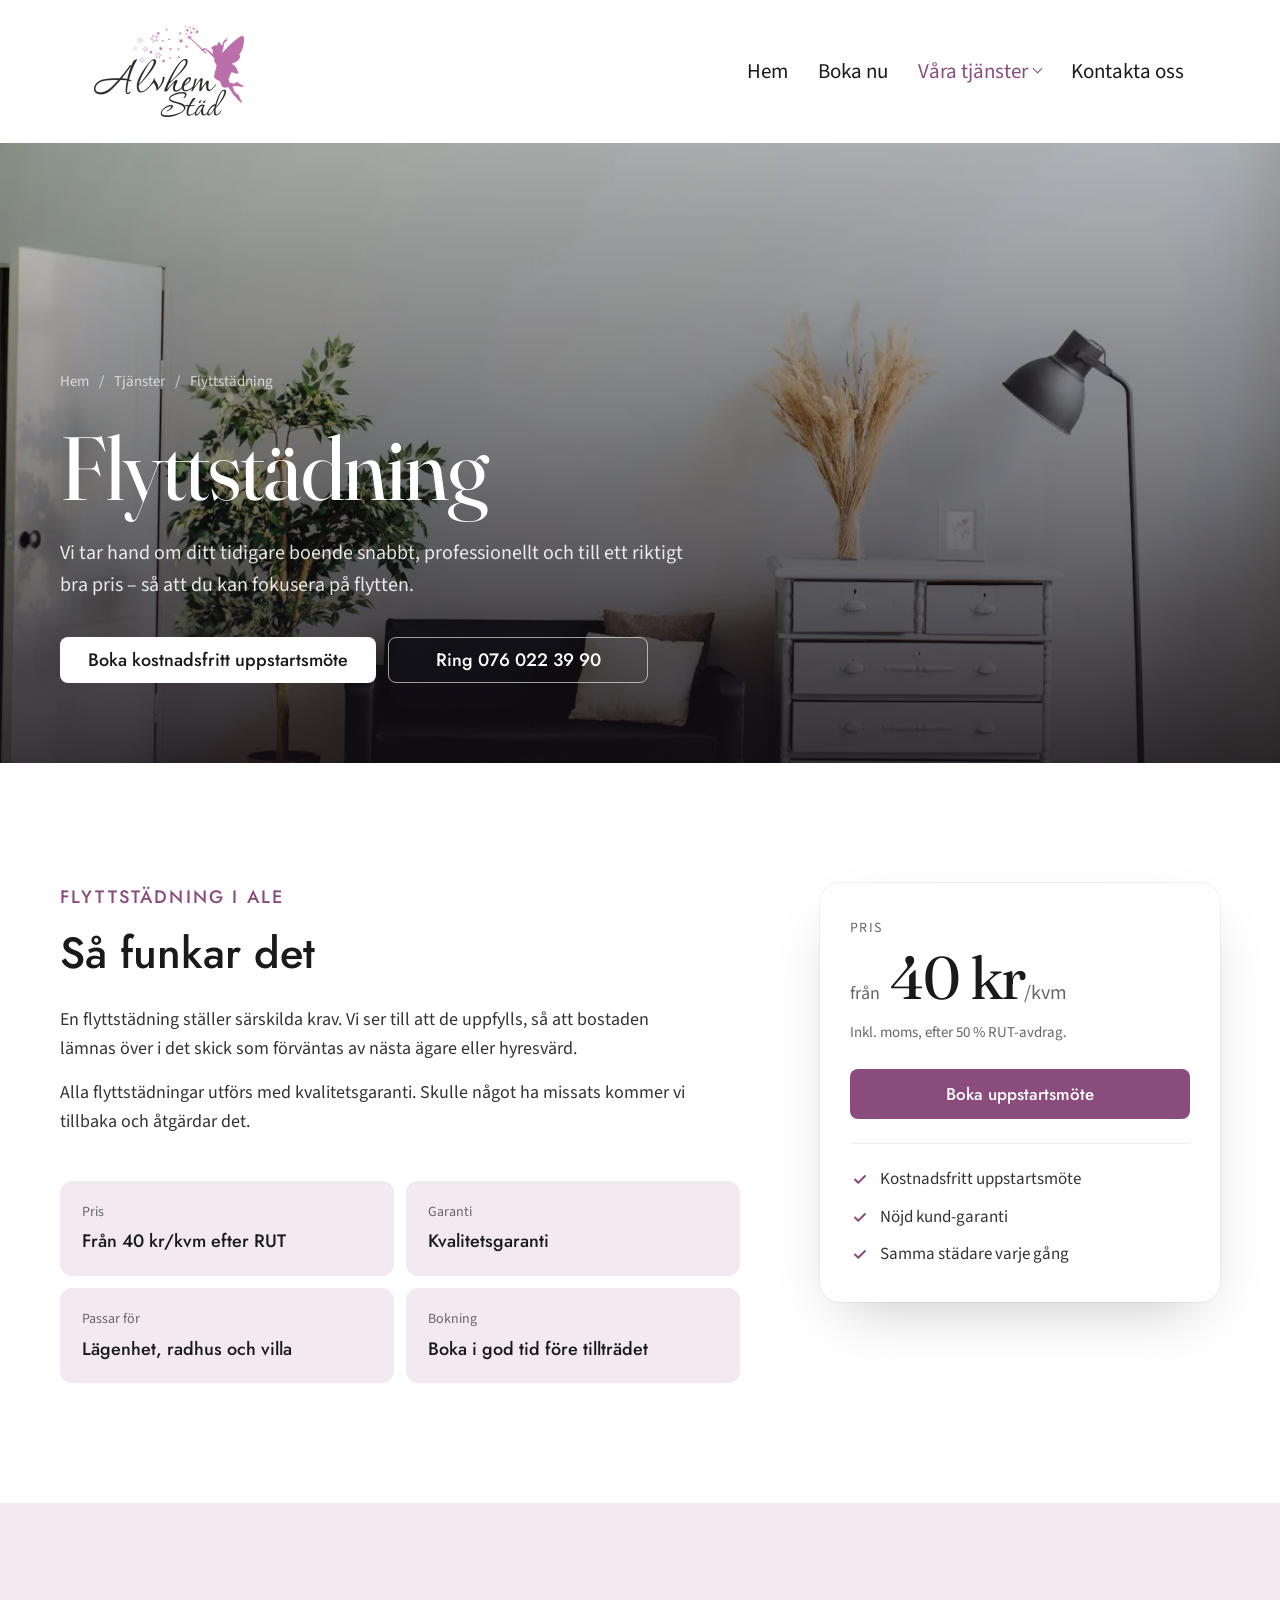
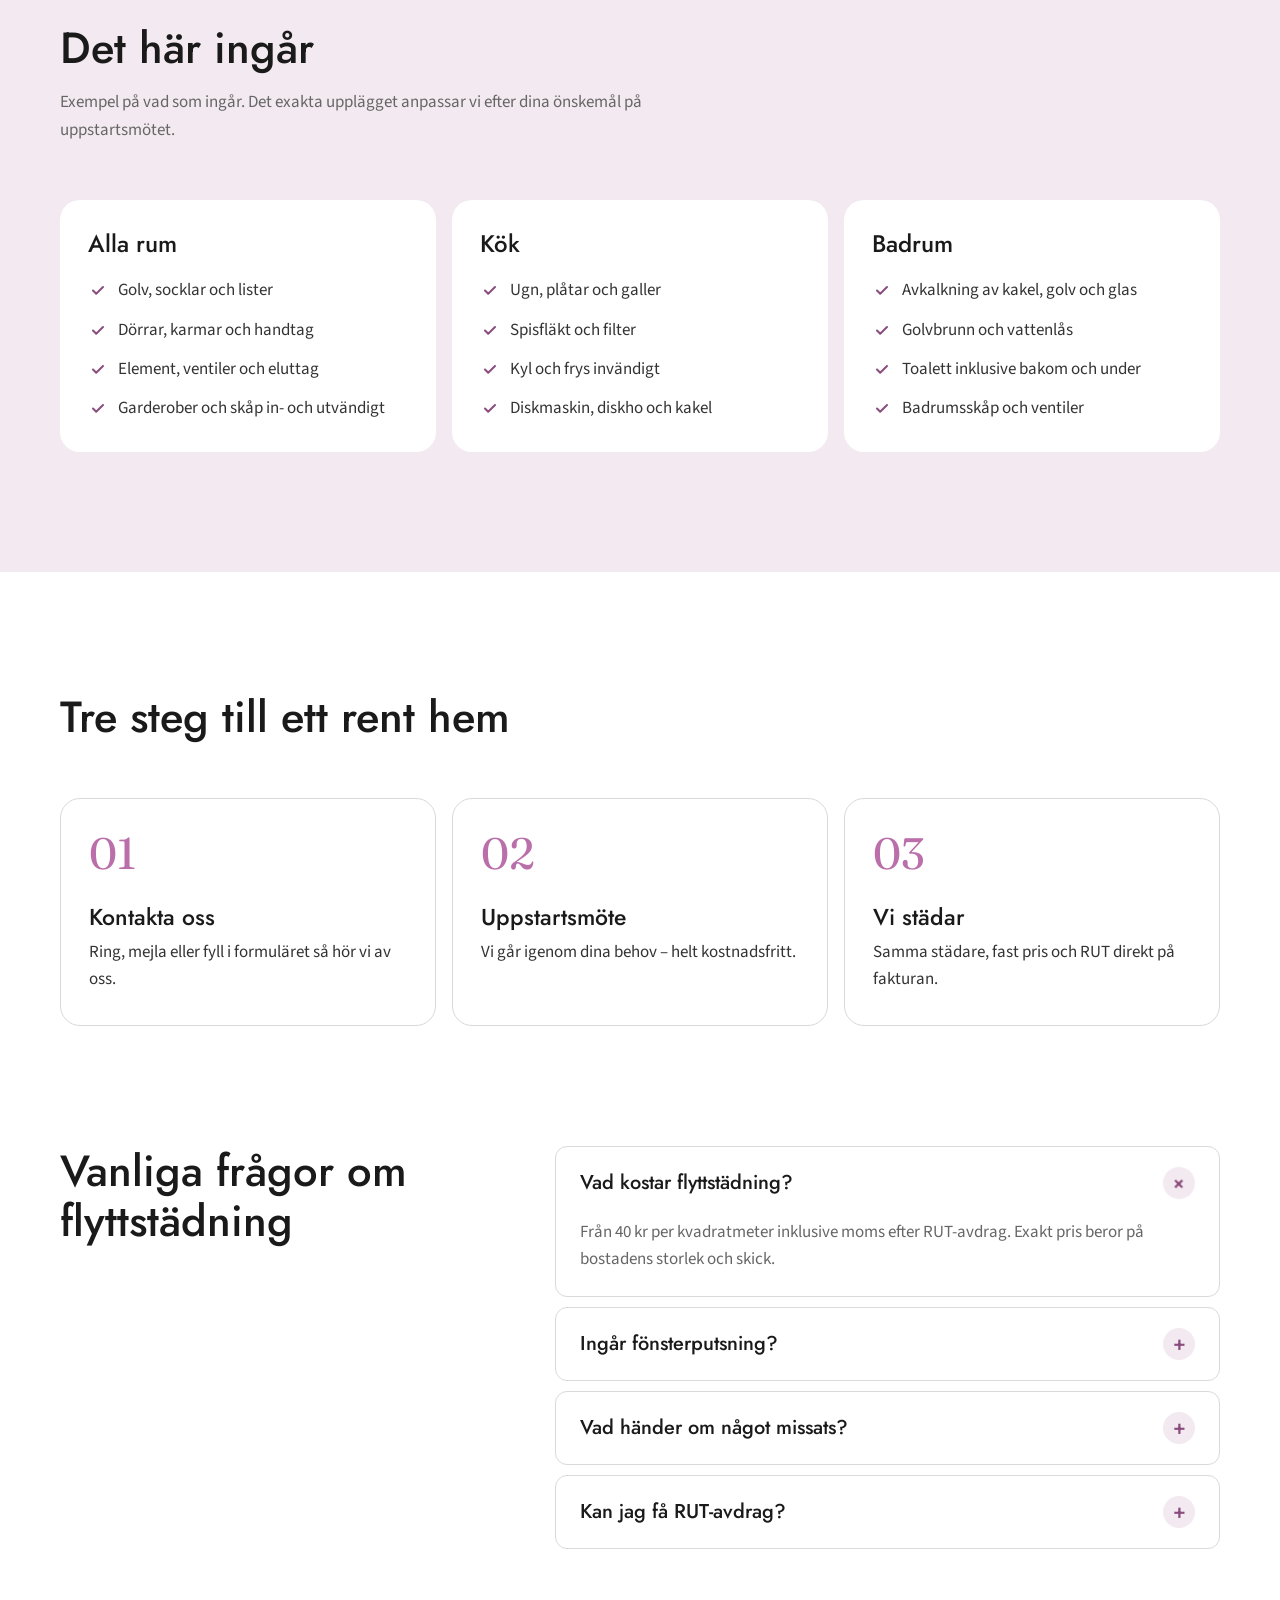
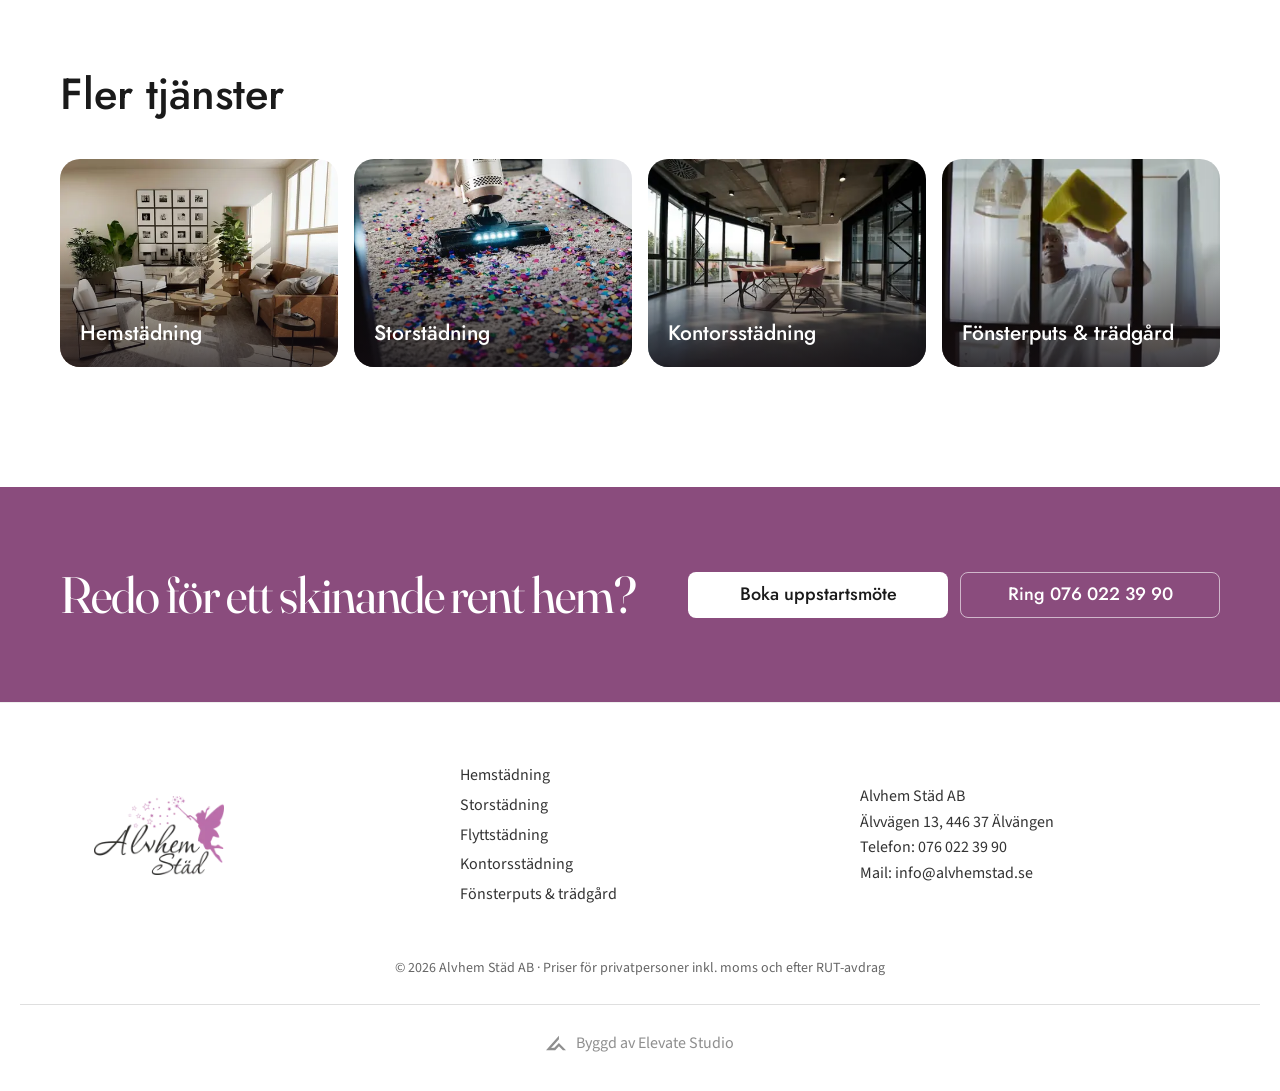
<file: flyttstadning.html>
<!doctype html>
<html lang="sv">
<head>
  <meta charset="utf-8">
  <meta name="viewport" content="width=device-width, initial-scale=1">
  <title>Flyttstädning i Ale – från 40 kr/kvm med kvalitetsgaranti</title>
  <meta name="description" content="Flyttstädning i Ale från 40 kr/kvm inkl. moms efter RUT. Snabbt, professionellt och med kvalitetsgaranti.">
  <meta name="robots" content="index, follow, max-image-preview:large">
  <link rel="canonical" href="https://www.alvhemstad.se/flyttstadning.html">
  <meta name="theme-color" content="#8a4c7d">
  <meta name="geo.region" content="SE-O">
  <meta name="geo.placename" content="Älvängen">
  <meta property="og:type" content="website">
  <meta property="og:locale" content="sv_SE">
  <meta property="og:site_name" content="Alvhem Städ">
  <meta property="og:title" content="Flyttstädning i Ale – från 40 kr/kvm med kvalitetsgaranti">
  <meta property="og:description" content="Flyttstädning i Ale från 40 kr/kvm inkl. moms efter RUT. Snabbt, professionellt och med kvalitetsgaranti.">
  <meta property="og:url" content="https://www.alvhemstad.se/flyttstadning.html">
  <meta property="og:image" content="https://www.alvhemstad.se/assets/img/flytt.jpg">
  <meta name="twitter:card" content="summary_large_image">
  <link rel="icon" href="assets/img/favicon-32.png" sizes="32x32" type="image/png">
  <link rel="apple-touch-icon" href="assets/img/apple-touch-icon.png">
  <link rel="preload" href="assets/fonts/fraunces-var-normal.woff2" as="font" type="font/woff2" crossorigin>
  <link rel="preload" href="assets/fonts/source-sans-3-latin-400-normal.woff2" as="font" type="font/woff2" crossorigin>
  <link rel="preload" as="image" imagesrcset="assets/img/flytt-480.webp 480w, assets/img/flytt-800.webp 800w, assets/img/flytt-1200.webp 1200w, assets/img/flytt-1400.webp 1400w" imagesizes="100vw" fetchpriority="high">
  <style>@font-face{font-family:"Fraunces";font-style:normal;font-weight:400;font-display:swap;src:url("assets/fonts/fraunces-var-normal.woff2") format("woff2-variations"),url("assets/fonts/fraunces-var-normal.woff2") format("woff2")}@font-face{font-family:"Fraunces";font-style:italic;font-weight:400;font-display:swap;src:url("assets/fonts/fraunces-var-italic.woff2") format("woff2-variations"),url("assets/fonts/fraunces-var-italic.woff2") format("woff2")}@font-face{font-family:"Jost";font-style:normal;font-weight:500;font-display:swap;src:url("assets/fonts/jost-latin-500-normal.woff2") format("woff2")}@font-face{font-family:"Jost";font-style:normal;font-weight:600;font-display:swap;src:url("assets/fonts/jost-latin-600-normal.woff2") format("woff2")}@font-face{font-family:"Source Sans 3";font-style:normal;font-weight:400;font-display:swap;src:url("assets/fonts/source-sans-3-latin-400-normal.woff2") format("woff2")}@font-face{font-family:"Source Sans 3";font-style:normal;font-weight:600;font-display:swap;src:url("assets/fonts/source-sans-3-latin-600-normal.woff2") format("woff2")}:root{--white:#ffffff;--ink:#1a1a1a;--text:#333333;--muted:#666666;--brand:#8a4c7d;--brand-dark:#6e3a63;--brand-light:#ba6faa;--tint:#f3e9f0;--line:#d9d9d9;--radius:12px;--radius-lg:20px;--maxw:1200px;--gutter:20px;--font-head:"Jost",system-ui,sans-serif;--font-display:"Fraunces",Georgia,serif;--font-body:"Source Sans 3",system-ui,sans-serif}*,*::before,*::after{box-sizing:border-box}html{scroll-behavior:smooth;-webkit-text-size-adjust:100%}body{margin:0;background:var(--white);color:var(--text);font-family:var(--font-body);font-size:17px;line-height:1.6;-webkit-font-smoothing:antialiased;overflow-x:hidden}img{display:block;max-width:100%;height:auto}a{color:inherit;text-decoration:none}h1,h2,h3{font-family:var(--font-head);color:var(--ink);margin:0;font-weight:500;line-height:1.15}p{margin:0}:focus-visible{outline:2px solid var(--brand-light);outline-offset:3px}[id]{scroll-margin-top:110px}.container{width:100%;max-width:var(--maxw);margin:0 auto;padding:0 var(--gutter)}.h2{font-size:clamp(34px,3.4vw,46px)}.h2--center{text-align:center}.skip{position:absolute;left:12px;top:-60px;z-index:100;padding:10px 16px;border-radius:8px;background:var(--ink);color:var(--white);font-weight:600;transition:top .2s}.skip:focus{top:12px}.btn{display:inline-flex;align-items:center;justify-content:center;min-width:260px;height:46px;padding:0 28px;border-radius:8px;border:0;font-family:var(--font-head);font-size:18px;font-weight:500;cursor:pointer;transition:background-color .2s,color .2s,transform .2s}.btn:hover{transform:translateY(-1px)}.btn--white{background:var(--white);color:var(--ink)}.btn--white:hover{background:var(--tint)}.btn--brand{background:var(--brand);color:var(--white);min-width:210px;height:40px;font-size:16px}.btn--brand:hover{background:var(--brand-dark)}.btn--block{width:100%}.header{position:sticky;top:0;z-index:50;background:var(--white);transition:box-shadow .2s}.header.is-scrolled{box-shadow:0 2px 16px rgba(0,0,0,.08)}.header__inner{max-width:var(--maxw);margin:0 auto;padding:0 var(--gutter);height:143px;display:flex;align-items:center;justify-content:space-between;transition:height .25s}.header.is-scrolled .header__inner{height:96px}.header__logo{display:block;position:relative;margin-left:34px}.header__logo .logo-light{position:absolute;inset:0;opacity:0;transition:opacity .25s}.header__logo .logo-dark{transition:opacity .25s}.header__logo img{width:150px;height:auto;transition:width .25s}.header.is-scrolled .header__logo img{width:116px}.header__nav{display:flex;gap:30px;margin-right:36px}.header__nav a{font-family:var(--font-body);font-size:21px;color:var(--ink);transition:color .2s}.header__nav a:hover,.header__nav a.is-active{color:var(--brand)}.header__toggle{display:none;width:44px;height:44px;border:0;background:none;cursor:pointer;position:relative}.header__toggle span{position:absolute;left:10px;right:10px;height:2px;background:var(--ink);transition:transform .25s,opacity .25s}.header__toggle span:nth-child(1){top:14px}.header__toggle span:nth-child(2){top:21px}.header__toggle span:nth-child(3){top:28px}.header.is-open .header__toggle span:nth-child(1){transform:translateY(7px) rotate(45deg)}.header.is-open .header__toggle span:nth-child(2){opacity:0}.header.is-open .header__toggle span:nth-child(3){transform:translateY(-7px) rotate(-45deg)}.header__mobile{display:grid;padding:8px var(--gutter) 20px;border-top:1px solid var(--line);background:var(--white)}.header__mobile[hidden]{display:none}.header__mobile a{padding:12px 0;font-size:20px;color:var(--ink);border-bottom:1px solid #eee}.has-hero .header{position:fixed;left:0;right:0;background:transparent}.has-hero .header.is-scrolled,.has-hero .header.is-open{background:var(--white)}.has-hero .header:not(.is-scrolled):not(.is-open) .logo-dark{opacity:0}.has-hero .header:not(.is-scrolled):not(.is-open) .logo-light{opacity:1}.has-hero .header:not(.is-scrolled):not(.is-open) .header__nav>a,.has-hero .header:not(.is-scrolled):not(.is-open) .dropdown__toggle{color:var(--white)}.has-hero .header:not(.is-scrolled):not(.is-open) .header__nav>a:hover,.has-hero .header:not(.is-scrolled):not(.is-open) .dropdown:hover .dropdown__toggle{color:#e7c3df}.has-hero .header:not(.is-scrolled):not(.is-open) .header__toggle span{background:var(--white)}.has-hero .hero::before{content:"";position:absolute;inset:0 0 auto;height:220px;z-index:-1;background:linear-gradient(180deg,rgba(20,14,19,.55),transparent);pointer-events:none}.has-hero .hero__content{padding-top:150px}.hero{position:relative;height:100vh;height:100svh;min-height:620px;display:flex;align-items:center;color:var(--white);overflow:hidden;isolation:isolate}.hero__videos{position:absolute;inset:0;z-index:-2;background:#2a2428}.hero__poster,.hero__bg{position:absolute;inset:0;width:100%;height:100%;object-fit:cover;object-position:50% 50%}.hero__bg{opacity:0;transition:opacity 1.2s ease}.hero__bg.is-active{opacity:1}.hero::after{content:"";position:absolute;inset:0;z-index:-1;background:linear-gradient(90deg,rgba(20,14,19,.72) 0%,rgba(20,14,19,.45) 55%,rgba(20,14,19,.25) 100%)}.hero__content{padding-top:60px;padding-bottom:60px}.hero__title{color:var(--white);font-size:clamp(48px,7vw,104px);line-height:1.02;max-width:900px}.hero__lead{margin-top:48px;max-width:790px;font-size:21px;line-height:1.6;color:var(--white)}.hero .btn{margin-top:56px}.about{position:relative;padding:130px 0 150px;overflow:hidden}.about__art{position:absolute;left:-20px;top:50%;transform:translateY(-50%);width:360px;height:auto;color:var(--brand-light);opacity:.55}.about__grid{display:grid;grid-template-columns:360px 1fr}.about__text{max-width:860px}.about__text .h2{margin-bottom:36px}.about__text p{font-size:17px;margin-bottom:14px}.about__text .btn{margin-top:26px}.display{font-family:var(--font-display);font-weight:400;letter-spacing:-0.02em;font-variation-settings:"opsz" 144}.display em{font-style:italic;color:var(--brand-light)}.hero .display em{color:#e7c3df}.display--sm{font-size:clamp(34px,4vw,56px);line-height:1.08}.kicker{font-family:var(--font-head);font-size:15px;font-weight:500;letter-spacing:.12em;text-transform:uppercase;color:var(--brand);margin-bottom:18px}.kicker--light{color:#e7c3df}.why{background:#2b1a27;color:rgba(255,255,255,.78);padding:140px 0;position:relative;overflow:hidden}.why::before{content:"";position:absolute;width:700px;height:700px;right:-200px;top:-260px;border-radius:50%;background:radial-gradient(circle,rgba(186,111,170,.28),transparent 65%);pointer-events:none}.why__grid{position:relative;display:grid;grid-template-columns:0.9fr 1.1fr;gap:64px 80px;align-items:start}.why .display{color:var(--white)}.why__lead{margin-top:28px;font-size:18px;max-width:440px}.why__seal{width:200px;margin-top:44px}.why__stats{display:grid;grid-template-columns:1fr 1fr;gap:16px}.stat{background:rgba(255,255,255,.05);border:1px solid rgba(255,255,255,.1);border-radius:var(--radius-lg);padding:30px 28px 32px;transition:background-color .25s,transform .25s}.stat:hover{background:rgba(255,255,255,.08);transform:translateY(-3px)}.stat__num{font-family:var(--font-display);font-size:64px;line-height:1;color:var(--white);letter-spacing:-0.03em}.stat__num small{font-size:26px;color:#e7c3df;letter-spacing:0}.stat h3{color:var(--white);font-size:21px;margin:22px 0 8px}.stat p:last-child{font-size:16px}.why__promises{grid-column:1 / -1;list-style:none;margin:0;padding:32px 0 0;border-top:1px solid rgba(255,255,255,.12);display:flex;flex-wrap:wrap;gap:16px 48px}.why__promises li{display:flex;align-items:center;gap:12px;font-family:var(--font-head);font-size:18px;color:var(--white)}.why__promises svg{width:24px;height:24px;color:#e7c3df;flex:none}.services{padding:120px 0 140px}.services__lead{text-align:center;margin-top:16px;color:var(--muted)}.services__grid{margin-top:64px;display:grid;grid-template-columns:repeat(4,1fr);gap:24px}.card{position:relative;transition:transform .25s,box-shadow .25s;border:1px solid var(--line);border-radius:var(--radius-lg);overflow:hidden;background:var(--white);display:flex;flex-direction:column}.card img{aspect-ratio:4 / 3;object-fit:cover;width:100%}.card__body{padding:22px 22px 26px;display:flex;flex-direction:column;gap:10px;flex:1}.card h3{font-size:24px}.card:hover{transform:translateY(-4px);box-shadow:0 18px 40px -20px rgba(0,0,0,.25)}.card__link::after{content:"";position:absolute;inset:0}.card__more{font-family:var(--font-head);font-weight:500;color:var(--brand);font-size:15px}.services__extra a{color:var(--brand)}.card__body>p{font-size:16px}.card__price{margin-top:auto;padding-top:8px;font-family:var(--font-head);font-size:24px;font-weight:600;color:var(--brand)}.card__note{font-size:14px !important;color:var(--muted)}.services__extra{margin-top:56px;text-align:center;font-size:20px;font-family:var(--font-head);color:var(--ink)}.terms{list-style:none;margin:28px auto 0;padding:0;max-width:760px;display:grid;gap:6px;text-align:center;font-size:15px;color:var(--muted)}.contact{position:relative;padding:0 0 160px}.contact__panel{position:absolute;right:0;top:0;width:40%;height:calc(100% - 80px);background:var(--brand);border-radius:var(--radius-lg) 0 0 var(--radius-lg);overflow:hidden}.contact__panel::before{content:"";position:absolute;inset:0;background-image:radial-gradient(circle at 1px 1px,rgba(255,255,255,.18) 1.2px,transparent 0);background-size:22px 22px}.contact__grid{position:relative;display:grid;grid-template-columns:1fr 440px;gap:60px;padding-top:70px;align-items:start}.contact__kicker{font-family:var(--font-head);font-size:24px;color:var(--brand);margin-bottom:14px}.contact__lead{margin-top:30px;max-width:460px}.contact__details{margin-top:80px;display:flex;align-items:flex-start;gap:40px;flex-wrap:wrap}.contact__details p{margin-bottom:26px}.contact__details a:hover{color:var(--brand)}.contact__seal{width:220px}.form{margin-top:160px;background:var(--white);border-radius:var(--radius-lg);padding:36px 30px 30px;box-shadow:0 10px 40px rgba(0,0,0,.12);display:grid;gap:18px}.field{display:grid;gap:6px}.field label{font-size:13px;color:var(--ink)}.field input,.field select,.field textarea{width:100%;font:inherit;font-size:16px;color:var(--ink);background:var(--white);border:1px solid #b8b8b8;border-radius:4px;padding:8px 10px;min-height:40px;-webkit-appearance:none;appearance:none}.field select{background-image:linear-gradient(45deg,transparent 50%,var(--ink) 50%),linear-gradient(135deg,var(--ink) 50%,transparent 50%);background-position:calc(100% - 18px) 17px,calc(100% - 13px) 17px;background-size:5px 5px;background-repeat:no-repeat;padding-right:36px}.field textarea{resize:vertical;min-height:100px}.field input:focus,.field select:focus,.field textarea:focus{outline:none;border-color:var(--brand);box-shadow:0 0 0 3px var(--tint)}.field.is-invalid input{border-color:#c0392b}.form__status{font-size:14px;color:var(--muted);min-height:1.4em}.footer{border-top:1px solid #eee;padding:60px 0 30px}.footer__grid{display:grid;grid-template-columns:1fr 1fr 1fr;gap:40px;align-items:center}.footer__logo{width:130px;margin-left:34px}.footer p{font-size:16px}.footer a:hover{color:var(--brand)}.footer__copy{margin-top:50px;text-align:center;font-size:14px !important;color:var(--muted)}.dropdown{position:relative}.dropdown__toggle{font-family:var(--font-body);font-size:21px;color:var(--ink);display:inline-flex;align-items:center;gap:6px}.dropdown__toggle::after{content:"";width:7px;height:7px;border-right:1.5px solid currentColor;border-bottom:1.5px solid currentColor;transform:translateY(-3px) rotate(45deg);transition:transform .2s}.dropdown__toggle.is-active,.dropdown:hover .dropdown__toggle{color:var(--brand)}.dropdown__menu{position:absolute;top:calc(100% + 14px);left:50%;transform:translate(-50%,8px);min-width:260px;padding:10px;background:var(--white);border-radius:14px;box-shadow:0 20px 50px -12px rgba(0,0,0,.22),0 0 0 1px rgba(0,0,0,.04);display:grid;opacity:0;visibility:hidden;transition:opacity .2s,transform .2s,visibility .2s}.dropdown__menu::before{content:"";position:absolute;left:0;right:0;top:-16px;height:16px}.dropdown:hover .dropdown__menu,.dropdown:focus-within .dropdown__menu{opacity:1;visibility:visible;transform:translate(-50%,0)}.dropdown__menu a{font-size:17px !important;padding:10px 14px;border-radius:8px}.dropdown__menu a:hover,.dropdown__menu a[aria-current]{background:var(--tint);color:var(--brand)}.header__mobile a.sub{padding-left:18px;font-size:17px;color:var(--muted)}.btn--outline{background:transparent;color:var(--white);border:1px solid rgba(255,255,255,.6)}.btn--outline:hover{border-color:var(--white);background:rgba(255,255,255,.08)}.page-hero{position:relative;min-height:620px;display:flex;align-items:flex-end;color:var(--white);isolation:isolate;overflow:hidden}.page-hero__bg{position:absolute;inset:0;width:100%;height:100%;object-fit:cover;z-index:-2}.page-hero::after{content:"";position:absolute;inset:0;z-index:-1;background:linear-gradient(0deg,rgba(20,14,19,.82) 0%,rgba(20,14,19,.45) 55%,rgba(20,14,19,.2) 100%)}.page-hero__content{padding-top:120px;padding-bottom:80px}.page-hero .display{color:var(--white);font-size:clamp(48px,7vw,96px);line-height:1.02}.page-hero__lead{margin-top:24px;max-width:640px;font-size:20px;color:rgba(255,255,255,.88)}.page-hero__actions{margin-top:36px;display:flex;flex-wrap:wrap;gap:12px}.crumbs{display:flex;gap:10px;flex-wrap:wrap;font-size:15px;color:rgba(255,255,255,.7);margin-bottom:28px}.crumbs a:hover{color:var(--white)}.svc-intro{padding:120px 0}.svc-intro__grid{display:grid;grid-template-columns:1fr 400px;gap:80px;align-items:start}.svc-intro__text .h2{margin-bottom:28px}.svc-intro__text>p{font-size:18px;margin-bottom:16px;max-width:640px}.facts{margin:44px 0 0;display:grid;grid-template-columns:1fr 1fr;gap:12px}.facts div{padding:20px 22px;border-radius:var(--radius);background:var(--tint)}.facts dt{font-size:14px;color:var(--muted)}.facts dd{margin:4px 0 0;font-family:var(--font-head);font-size:18px;font-weight:500;color:var(--ink)}.price-card{position:sticky;top:120px;padding:34px 30px;border-radius:var(--radius-lg);background:var(--white);box-shadow:0 24px 60px -24px rgba(0,0,0,.25),0 0 0 1px rgba(0,0,0,.05)}.price-card__label{font-size:14px;letter-spacing:.1em;text-transform:uppercase;color:var(--muted)}.price-card__price{margin-top:8px;font-family:var(--font-display);font-size:60px;line-height:1;color:var(--ink);letter-spacing:-0.03em}.price-card__price small{font-family:var(--font-body);font-size:20px;color:var(--muted);letter-spacing:0}.price-from{font-family:var(--font-body);font-size:18px;color:var(--muted);letter-spacing:0}.price-card__note{margin:14px 0 24px;font-size:15px;color:var(--muted)}.price-card .btn{height:50px;font-size:17px}.price-card__list{list-style:none;margin:24px 0 0;padding:22px 0 0;border-top:1px solid #eee;display:grid;gap:10px}.price-card__list li,.includes li{display:flex;gap:10px;align-items:flex-start}.price-card__list svg,.includes svg{width:20px;height:20px;flex:none;margin-top:3px;color:var(--brand)}.includes{background:var(--tint);padding:120px 0}.includes__lead{margin-top:16px;color:var(--muted);max-width:620px}.includes__grid{margin-top:56px;display:grid;grid-template-columns:repeat(3,1fr);gap:16px}@media (min-width:861px){.includes__grid:has(>:nth-child(2):last-child){grid-template-columns:repeat(2,1fr)}}.includes__group{background:var(--white);border-radius:var(--radius-lg);padding:30px 28px}.includes__group h3{font-size:24px;margin-bottom:20px}.includes ul{list-style:none;margin:0;padding:0;display:grid;gap:12px}.steps{padding:120px 0}.steps__list{list-style:none;margin:56px 0 0;padding:0;display:grid;grid-template-columns:repeat(3,1fr);gap:16px;counter-reset:none}.steps__list li{padding:32px 28px;border:1px solid var(--line);border-radius:var(--radius-lg)}.steps__num{font-family:var(--font-display);font-size:44px;color:var(--brand-light);line-height:1}.steps__list h3{font-size:23px;margin:26px 0 8px}.svc-faq{padding:0 0 120px}.svc-faq__grid{display:grid;grid-template-columns:1fr 1.6fr;gap:80px;align-items:start}.faq{display:grid;gap:10px}.faq__item{border:1px solid var(--line);border-radius:var(--radius);padding:0 24px}.faq__item summary{list-style:none;cursor:pointer;display:flex;justify-content:space-between;align-items:center;gap:20px;padding:20px 0;font-family:var(--font-head);font-size:20px;font-weight:500;color:var(--ink)}.faq__item summary::-webkit-details-marker{display:none}.faq__item summary::after{content:"+";flex:none;width:32px;height:32px;border-radius:50%;background:var(--tint);color:var(--brand);display:grid;place-items:center;font-size:20px;transition:transform .25s}.faq__item[open] summary::after{transform:rotate(45deg)}.faq__item p{padding:0 0 22px;color:var(--muted)}.others{padding:0 0 120px}.others__grid{margin-top:40px;display:grid;grid-template-columns:repeat(4,1fr);gap:16px}.other{position:relative;display:block;border-radius:var(--radius-lg);overflow:hidden;aspect-ratio:4 / 3;isolation:isolate}.other img{position:absolute;inset:0;width:100%;height:100%;object-fit:cover;z-index:-2;transition:transform .6s}.other::after{content:"";position:absolute;inset:0;z-index:-1;background:linear-gradient(0deg,rgba(20,14,19,.75),rgba(20,14,19,0) 60%)}.other span{position:absolute;left:20px;bottom:16px;color:var(--white);font-family:var(--font-head);font-size:21px;font-weight:500}.other:hover img{transform:scale(1.05)}.cta-band{background:var(--brand);color:var(--white);padding:80px 0}.cta-band__inner{display:flex;align-items:center;justify-content:space-between;gap:32px}.cta-band .display{color:var(--white);max-width:620px}.cta-band__actions{display:flex;flex-wrap:wrap;gap:12px}.footer__links{display:grid;gap:4px}.footer address{font-style:normal;font-size:16px}.home-faq{padding:0 0 140px}.footer__links a{font-size:16px}@media (prefers-reduced-motion:reduce){html{scroll-behavior:auto}*,*::before,*::after{transition:none !important}}@media (max-width:1080px){.services__grid{grid-template-columns:repeat(2,1fr)}.why__grid{grid-template-columns:1fr}.svc-intro__grid{grid-template-columns:1fr}.price-card{position:static;max-width:520px}.about__grid{grid-template-columns:220px 1fr}.about__art{width:240px}.contact__grid{grid-template-columns:1fr}.contact__panel{width:100%;top:auto;bottom:0;height:420px;border-radius:0}.form{margin-top:0;max-width:560px;width:100%;justify-self:center}}@media (max-width:860px){.header__nav{display:none}.header__toggle{display:block}.header__inner,.header.is-scrolled .header__inner{height:84px}.header__logo{margin-left:0}.header__logo img,.header.is-scrolled .header__logo img{width:110px}.hero{min-height:calc(100svh - 84px)}.hero__lead{margin-top:36px;font-size:18px}.hero .btn{margin-top:36px}.about{padding:80px 0}.about__art{left:auto;right:-60px;top:40px;transform:none;width:200px;opacity:.3}.about__grid{grid-template-columns:1fr}.why{padding:80px 0}.why__seal{width:160px;margin-top:28px}.page-hero{min-height:520px}.svc-intro,.includes,.steps,.svc-faq,.others{padding:72px 0}.includes__grid,.steps__list{grid-template-columns:1fr}.svc-faq__grid{grid-template-columns:1fr;gap:28px}.others__grid{grid-template-columns:1fr 1fr}.cta-band__inner{flex-direction:column;align-items:flex-start}.services{padding:80px 0}.contact{padding-bottom:80px}.contact__grid{padding-top:40px}.contact__details{margin-top:40px}.footer__grid{grid-template-columns:1fr;text-align:center;gap:20px}.footer__logo{margin:0 auto}}@media (max-width:560px){.services__grid{grid-template-columns:1fr}.why__stats{grid-template-columns:1fr}.stat__num{font-size:52px}.facts{grid-template-columns:1fr}.others__grid{grid-template-columns:1fr}.faq__item summary{font-size:18px}.btn{min-width:0;width:100%}.hero__title{font-size:clamp(46px,14vw,60px)}.form{padding:26px 20px}}</style>
  <script type="application/ld+json">{"@context":"https://schema.org","@type":"HouseCleaningService","@id":"https://www.alvhemstad.se/#foretag","name":"Alvhem Städ AB","alternateName":"Alvhem Städ","description":"Städfirma i Älvängen, Ale kommun. Hemstädning, storstädning, flyttstädning, kontorsstädning, fönsterputsning och trädgårdsarbete med fasta priser och 50 % RUT-avdrag direkt på fakturan.","url":"https://www.alvhemstad.se/","logo":"https://www.alvhemstad.se/assets/img/logo.png","image":"https://www.alvhemstad.se/assets/img/hero-fonster-poster.jpg","telephone":"+46760223990","email":"info@alvhemstad.se","priceRange":"230–350 kr/h","currenciesAccepted":"SEK","address":{"@type":"PostalAddress","streetAddress":"Älvvägen 13","postalCode":"446 37","addressLocality":"Älvängen","addressRegion":"Västra Götalands län","addressCountry":"SE"},"areaServed":[{"@type":"City","name":"Älvängen"},{"@type":"AdministrativeArea","name":"Ale kommun"}],"hasMap":"https://www.google.com/maps/dir//%C3%84lvv%C3%A4gen+13,+44637+%C3%84lv%C3%A4ngen","award":"Certifierad kvalitetspartner 2024","knowsLanguage":"sv","hasOfferCatalog":{"@type":"OfferCatalog","name":"Städtjänster","itemListElement":[{"@type":"Offer","itemOffered":{"@type":"Service","name":"Hemstädning","url":"https://www.alvhemstad.se/hemstadning.html"}},{"@type":"Offer","itemOffered":{"@type":"Service","name":"Storstädning","url":"https://www.alvhemstad.se/storstadning.html"}},{"@type":"Offer","itemOffered":{"@type":"Service","name":"Flyttstädning","url":"https://www.alvhemstad.se/flyttstadning.html"}},{"@type":"Offer","itemOffered":{"@type":"Service","name":"Kontorsstädning","url":"https://www.alvhemstad.se/kontorsstadning.html"}},{"@type":"Offer","itemOffered":{"@type":"Service","name":"Fönsterputs & trädgård","url":"https://www.alvhemstad.se/fonsterputsning-tradgard.html"}}]}}</script>
  <script type="application/ld+json">{"@context":"https://schema.org","@type":"Service","name":"Flyttstädning","serviceType":"Flyttstädning","description":"Flyttstädning i Ale från 40 kr/kvm inkl. moms efter RUT. Snabbt, professionellt och med kvalitetsgaranti.","url":"https://www.alvhemstad.se/flyttstadning.html","image":"https://www.alvhemstad.se/assets/img/flytt-1200.webp","provider":{"@id":"https://www.alvhemstad.se/#foretag"},"areaServed":[{"@type":"City","name":"Älvängen"},{"@type":"AdministrativeArea","name":"Ale kommun"}],"offers":{"@type":"Offer","priceCurrency":"SEK","price":"40","priceSpecification":{"@type":"UnitPriceSpecification","price":"40","priceCurrency":"SEK","description":"Inkl. moms, efter 50 % RUT-avdrag.","unitCode":"MTK","minPrice":"40"}}}</script>
  <script type="application/ld+json">{"@context":"https://schema.org","@type":"BreadcrumbList","itemListElement":[{"@type":"ListItem","position":1,"name":"Hem","item":"https://www.alvhemstad.se/"},{"@type":"ListItem","position":2,"name":"Tjänster","item":"https://www.alvhemstad.se/#tjanster"},{"@type":"ListItem","position":3,"name":"Flyttstädning","item":"https://www.alvhemstad.se/flyttstadning.html"}]}</script>
  <script type="application/ld+json">{"@context":"https://schema.org","@type":"FAQPage","mainEntity":[{"@type":"Question","name":"Vad kostar flyttstädning?","acceptedAnswer":{"@type":"Answer","text":"Från 40 kr per kvadratmeter inklusive moms efter RUT-avdrag. Exakt pris beror på bostadens storlek och skick."}},{"@type":"Question","name":"Ingår fönsterputsning?","acceptedAnswer":{"@type":"Answer","text":"Fönsterputsning kan läggas till. Berätta när du bokar så tar vi med det i offerten."}},{"@type":"Question","name":"Vad händer om något missats?","acceptedAnswer":{"@type":"Answer","text":"Alla flyttstädningar har kvalitetsgaranti. Hör av dig så åtgärdar vi det."}},{"@type":"Question","name":"Kan jag få RUT-avdrag?","acceptedAnswer":{"@type":"Answer","text":"Ja, du får 50 % RUT-avdrag direkt på fakturan."}}]}</script>
</head>
<body>

<a class="skip" href="#main">Hoppa till innehållet</a>

<header class="header" id="header">
  <div class="header__inner">
    <a href="index.html" class="header__logo" aria-label="Alvhem Städ – till startsidan">
      <img src="assets/img/logo-300.webp" alt="Alvhem Städ" class="logo-dark" width="300" height="182">
      <img src="assets/img/logo-light-300.webp" alt="" class="logo-light" width="300" height="182">
    </a>
    <nav class="header__nav" aria-label="Huvudmeny">
      <a href="index.html">Hem</a>
      <a href="index.html#kontakt">Boka nu</a>
      <div class="dropdown">
        <a href="index.html#tjanster" class="dropdown__toggle is-active">Våra tjänster</a>
        <div class="dropdown__menu">
          <a href="hemstadning.html">Hemstädning</a>
          <a href="storstadning.html">Storstädning</a>
          <a href="flyttstadning.html" aria-current="page">Flyttstädning</a>
          <a href="kontorsstadning.html">Kontorsstädning</a>
          <a href="fonsterputsning-tradgard.html">Fönsterputs &amp; trädgård</a>
        </div>
      </div>
      <a href="index.html#kontakt">Kontakta oss</a>
    </nav>
    <button class="header__toggle" id="navToggle" aria-label="Öppna meny" aria-expanded="false" aria-controls="mobileMenu">
      <span></span><span></span><span></span>
    </button>
  </div>
  <nav class="header__mobile" id="mobileMenu" aria-label="Mobilmeny" hidden>
    <a href="index.html">Hem</a>
    <a href="index.html#kontakt">Boka nu</a>
    <a href="index.html#tjanster">Våra tjänster</a>
    <a href="hemstadning.html" class="sub">Hemstädning</a>
    <a href="storstadning.html" class="sub">Storstädning</a>
    <a href="flyttstadning.html" class="sub">Flyttstädning</a>
    <a href="kontorsstadning.html" class="sub">Kontorsstädning</a>
    <a href="fonsterputsning-tradgard.html" class="sub">Fönsterputs &amp; trädgård</a>
    <a href="index.html#kontakt">Kontakta oss</a>
  </nav>
</header>

<main id="main">

  <section class="page-hero">
    <img class="page-hero__bg" src="assets/img/flytt-1200.webp" srcset="assets/img/flytt-480.webp 480w, assets/img/flytt-800.webp 800w, assets/img/flytt-1200.webp 1200w, assets/img/flytt-1400.webp 1400w" sizes="100vw" alt="Ljust och tomt rum redo för inflyttning" width="1200" height="900" fetchpriority="high" decoding="async">
    <div class="container page-hero__content">
      <nav class="crumbs" aria-label="Brödsmulor"><a href="index.html">Hem</a><span aria-hidden="true">/</span><a href="index.html#tjanster">Tjänster</a><span aria-hidden="true">/</span><span aria-current="page">Flyttstädning</span></nav>
      <h1 class="display">Flyttstädning</h1>
      <p class="page-hero__lead">Vi tar hand om ditt tidigare boende snabbt, professionellt och till ett riktigt bra pris – så att du kan fokusera på flytten.</p>
      <div class="page-hero__actions">
        <a href="index.html?tjanst=Flyttstädning#kontakt" class="btn btn--white">Boka kostnadsfritt uppstartsmöte</a>
        <a href="tel:+46760223990" class="btn btn--outline">Ring 076 022 39 90</a>
      </div>
    </div>
  </section>

  <section class="svc-intro">
    <div class="container svc-intro__grid">
      <div class="svc-intro__text">
        <p class="kicker">Flyttstädning i Ale</p>
        <h2 class="h2">Så funkar det</h2>
          <p>En flyttstädning ställer särskilda krav. Vi ser till att de uppfylls, så att bostaden lämnas över i det skick som förväntas av nästa ägare eller hyresvärd.</p>
          <p>Alla flyttstädningar utförs med kvalitetsgaranti. Skulle något ha missats kommer vi tillbaka och åtgärdar det.</p>
        <dl class="facts">
            <div><dt>Pris</dt><dd>Från 40 kr/kvm efter RUT</dd></div>
            <div><dt>Garanti</dt><dd>Kvalitetsgaranti</dd></div>
            <div><dt>Passar för</dt><dd>Lägenhet, radhus och villa</dd></div>
            <div><dt>Bokning</dt><dd>Boka i god tid före tillträdet</dd></div>
        </dl>
      </div>
      <aside class="price-card" aria-label="Pris">
        <p class="price-card__label">Pris</p>
        <p class="price-card__price"><span class="price-from">från</span> 40 kr<small>/kvm</small></p>
        <p class="price-card__note">Inkl. moms, efter 50 % RUT-avdrag.</p>
        <a href="index.html?tjanst=Flyttstädning#kontakt" class="btn btn--brand btn--block">Boka uppstartsmöte</a>
        <ul class="price-card__list">
          <li><svg viewBox="0 0 20 20" aria-hidden="true"><path d="M5 10.5l3.2 3.2L15 7" fill="none" stroke="currentColor" stroke-width="2" stroke-linecap="round" stroke-linejoin="round"/></svg><span>Kostnadsfritt uppstartsmöte</span></li>
          <li><svg viewBox="0 0 20 20" aria-hidden="true"><path d="M5 10.5l3.2 3.2L15 7" fill="none" stroke="currentColor" stroke-width="2" stroke-linecap="round" stroke-linejoin="round"/></svg><span>Nöjd kund-garanti</span></li>
          <li><svg viewBox="0 0 20 20" aria-hidden="true"><path d="M5 10.5l3.2 3.2L15 7" fill="none" stroke="currentColor" stroke-width="2" stroke-linecap="round" stroke-linejoin="round"/></svg><span>Samma städare varje gång</span></li>
        </ul>
      </aside>
    </div>
  </section>

  <section class="includes">
    <div class="container">
      <h2 class="h2">Det här ingår</h2>
      <p class="includes__lead">Exempel på vad som ingår. Det exakta upplägget anpassar vi efter dina önskemål på uppstartsmötet.</p>
      <div class="includes__grid">
          <div class="includes__group">
            <h3>Alla rum</h3>
            <ul>
              <li><svg viewBox="0 0 20 20" aria-hidden="true"><path d="M5 10.5l3.2 3.2L15 7" fill="none" stroke="currentColor" stroke-width="2" stroke-linecap="round" stroke-linejoin="round"/></svg><span>Golv, socklar och lister</span></li>
              <li><svg viewBox="0 0 20 20" aria-hidden="true"><path d="M5 10.5l3.2 3.2L15 7" fill="none" stroke="currentColor" stroke-width="2" stroke-linecap="round" stroke-linejoin="round"/></svg><span>Dörrar, karmar och handtag</span></li>
              <li><svg viewBox="0 0 20 20" aria-hidden="true"><path d="M5 10.5l3.2 3.2L15 7" fill="none" stroke="currentColor" stroke-width="2" stroke-linecap="round" stroke-linejoin="round"/></svg><span>Element, ventiler och eluttag</span></li>
              <li><svg viewBox="0 0 20 20" aria-hidden="true"><path d="M5 10.5l3.2 3.2L15 7" fill="none" stroke="currentColor" stroke-width="2" stroke-linecap="round" stroke-linejoin="round"/></svg><span>Garderober och skåp in- och utvändigt</span></li>
            </ul>
          </div>
          <div class="includes__group">
            <h3>Kök</h3>
            <ul>
              <li><svg viewBox="0 0 20 20" aria-hidden="true"><path d="M5 10.5l3.2 3.2L15 7" fill="none" stroke="currentColor" stroke-width="2" stroke-linecap="round" stroke-linejoin="round"/></svg><span>Ugn, plåtar och galler</span></li>
              <li><svg viewBox="0 0 20 20" aria-hidden="true"><path d="M5 10.5l3.2 3.2L15 7" fill="none" stroke="currentColor" stroke-width="2" stroke-linecap="round" stroke-linejoin="round"/></svg><span>Spisfläkt och filter</span></li>
              <li><svg viewBox="0 0 20 20" aria-hidden="true"><path d="M5 10.5l3.2 3.2L15 7" fill="none" stroke="currentColor" stroke-width="2" stroke-linecap="round" stroke-linejoin="round"/></svg><span>Kyl och frys invändigt</span></li>
              <li><svg viewBox="0 0 20 20" aria-hidden="true"><path d="M5 10.5l3.2 3.2L15 7" fill="none" stroke="currentColor" stroke-width="2" stroke-linecap="round" stroke-linejoin="round"/></svg><span>Diskmaskin, diskho och kakel</span></li>
            </ul>
          </div>
          <div class="includes__group">
            <h3>Badrum</h3>
            <ul>
              <li><svg viewBox="0 0 20 20" aria-hidden="true"><path d="M5 10.5l3.2 3.2L15 7" fill="none" stroke="currentColor" stroke-width="2" stroke-linecap="round" stroke-linejoin="round"/></svg><span>Avkalkning av kakel, golv och glas</span></li>
              <li><svg viewBox="0 0 20 20" aria-hidden="true"><path d="M5 10.5l3.2 3.2L15 7" fill="none" stroke="currentColor" stroke-width="2" stroke-linecap="round" stroke-linejoin="round"/></svg><span>Golvbrunn och vattenlås</span></li>
              <li><svg viewBox="0 0 20 20" aria-hidden="true"><path d="M5 10.5l3.2 3.2L15 7" fill="none" stroke="currentColor" stroke-width="2" stroke-linecap="round" stroke-linejoin="round"/></svg><span>Toalett inklusive bakom och under</span></li>
              <li><svg viewBox="0 0 20 20" aria-hidden="true"><path d="M5 10.5l3.2 3.2L15 7" fill="none" stroke="currentColor" stroke-width="2" stroke-linecap="round" stroke-linejoin="round"/></svg><span>Badrumsskåp och ventiler</span></li>
            </ul>
          </div>
      </div>
    </div>
  </section>

  <section class="steps">
    <div class="container">
      <h2 class="h2">Tre steg till ett rent hem</h2>
      <ol class="steps__list">
        <li><span class="steps__num" aria-hidden="true">01</span><h3>Kontakta oss</h3><p>Ring, mejla eller fyll i formuläret så hör vi av oss.</p></li>
        <li><span class="steps__num" aria-hidden="true">02</span><h3>Uppstartsmöte</h3><p>Vi går igenom dina behov – helt kostnadsfritt.</p></li>
        <li><span class="steps__num" aria-hidden="true">03</span><h3>Vi städar</h3><p>Samma städare, fast pris och RUT direkt på fakturan.</p></li>
      </ol>
    </div>
  </section>

  <section class="svc-faq">
    <div class="container svc-faq__grid">
      <h2 class="h2">Vanliga frågor om flyttstädning</h2>
      <div class="faq">
        <details class="faq__item" open>
          <summary>Vad kostar flyttstädning?</summary>
          <p>Från 40 kr per kvadratmeter inklusive moms efter RUT-avdrag. Exakt pris beror på bostadens storlek och skick.</p>
        </details>
        <details class="faq__item">
          <summary>Ingår fönsterputsning?</summary>
          <p>Fönsterputsning kan läggas till. Berätta när du bokar så tar vi med det i offerten.</p>
        </details>
        <details class="faq__item">
          <summary>Vad händer om något missats?</summary>
          <p>Alla flyttstädningar har kvalitetsgaranti. Hör av dig så åtgärdar vi det.</p>
        </details>
        <details class="faq__item">
          <summary>Kan jag få RUT-avdrag?</summary>
          <p>Ja, du får 50 % RUT-avdrag direkt på fakturan.</p>
        </details>
      </div>
    </div>
  </section>

  <section class="others">
    <div class="container">
      <h2 class="h2">Fler tjänster</h2>
      <div class="others__grid">
        <a class="other" href="hemstadning.html">
          <img src="assets/img/hem-480.webp" srcset="assets/img/hem-480.webp 480w, assets/img/hem-800.webp 800w, assets/img/hem-1200.webp 1200w, assets/img/hem-1400.webp 1400w" sizes="(max-width: 560px) 100vw, (max-width: 860px) 50vw, 300px" alt="" width="480" height="360" loading="lazy" decoding="async">
          <span>Hemstädning</span>
        </a>
        <a class="other" href="storstadning.html">
          <img src="assets/img/stor-480.webp" srcset="assets/img/stor-480.webp 480w, assets/img/stor-800.webp 800w, assets/img/stor-1200.webp 1200w, assets/img/stor-1400.webp 1400w" sizes="(max-width: 560px) 100vw, (max-width: 860px) 50vw, 300px" alt="" width="480" height="360" loading="lazy" decoding="async">
          <span>Storstädning</span>
        </a>
        <a class="other" href="kontorsstadning.html">
          <img src="assets/img/kontor-480.webp" srcset="assets/img/kontor-480.webp 480w, assets/img/kontor-800.webp 800w, assets/img/kontor-1200.webp 1200w, assets/img/kontor-1400.webp 1400w" sizes="(max-width: 560px) 100vw, (max-width: 860px) 50vw, 300px" alt="" width="480" height="360" loading="lazy" decoding="async">
          <span>Kontorsstädning</span>
        </a>
        <a class="other" href="fonsterputsning-tradgard.html">
          <img src="assets/img/hero-fonster-poster-480.webp" srcset="assets/img/hero-fonster-poster-480.webp 480w, assets/img/hero-fonster-poster-800.webp 800w, assets/img/hero-fonster-poster-1280.webp 1280w" sizes="(max-width: 560px) 100vw, (max-width: 860px) 50vw, 300px" alt="" width="480" height="360" loading="lazy" decoding="async">
          <span>Fönsterputs &amp; trädgård</span>
        </a>
      </div>
    </div>
  </section>

  <section class="cta-band">
    <div class="container cta-band__inner">
      <h2 class="display display--sm">Redo för ett skinande rent hem?</h2>
      <div class="cta-band__actions">
        <a href="index.html?tjanst=Flyttstädning#kontakt" class="btn btn--white">Boka uppstartsmöte</a>
        <a href="tel:+46760223990" class="btn btn--outline">Ring 076 022 39 90</a>
      </div>
    </div>
  </section>

</main>

<footer class="footer">
  <div class="container footer__grid">
    <img src="assets/img/logo-300.webp" alt="Alvhem Städ" class="footer__logo" width="300" height="182" loading="lazy">
    <nav class="footer__links" aria-label="Tjänster">
      <a href="hemstadning.html">Hemstädning</a>
      <a href="storstadning.html">Storstädning</a>
      <a href="flyttstadning.html">Flyttstädning</a>
      <a href="kontorsstadning.html">Kontorsstädning</a>
      <a href="fonsterputsning-tradgard.html">Fönsterputs &amp; trädgård</a>
    </nav>
    <address>Alvhem Städ AB<br>Älvvägen 13, 446 37 Älvängen<br>Telefon: <a href="tel:+46760223990">076 022 39 90</a><br>Mail: <a href="mailto:info@alvhemstad.se">info@alvhemstad.se</a></address>
  </div>
  <p class="footer__copy">© <span id="year">2026</span> Alvhem Städ AB · Priser för privatpersoner inkl. moms och efter RUT-avdrag</p>
<!-- elevate-credit -->
<style>.elevate-credit{max-width:1240px;margin:24px auto 0;padding:20px 16px 0;border-top:1px solid rgba(128,128,128,.25);display:flex;justify-content:center;box-sizing:border-box}.elevate-credit a{display:inline-flex;align-items:center;gap:10px;padding:8px 0;font:inherit;font-size:15px;line-height:1;color:inherit;opacity:.55;text-decoration:none;transition:opacity .2s}.elevate-credit a:hover,.elevate-credit a:focus-visible{opacity:1}.elevate-credit svg{width:20px;height:20px;flex:none;display:block}@media(min-width:1024px){.elevate-credit a{font-size:16px}}</style>
<div class="elevate-credit"><a href="https://elevatestudio.nu" target="_blank" rel="noopener"><svg viewBox="0 0 1884.3 1353.9" aria-hidden="true"><path d="M0.0 1353.9 L1218.7 0.0 L1218.7 329.1 L479.7 1136.4 L786.7 1132.4 L1215.5 687.4 L1884.3 1349.9 L1590.1 1349.9 L1218.6 994.7 L865.4 1349.9Z" fill="currentColor"/></svg>Byggd av Elevate Studio</a></div>
</footer>

<script src="main.js" defer></script>
</body>
</html>
</file>
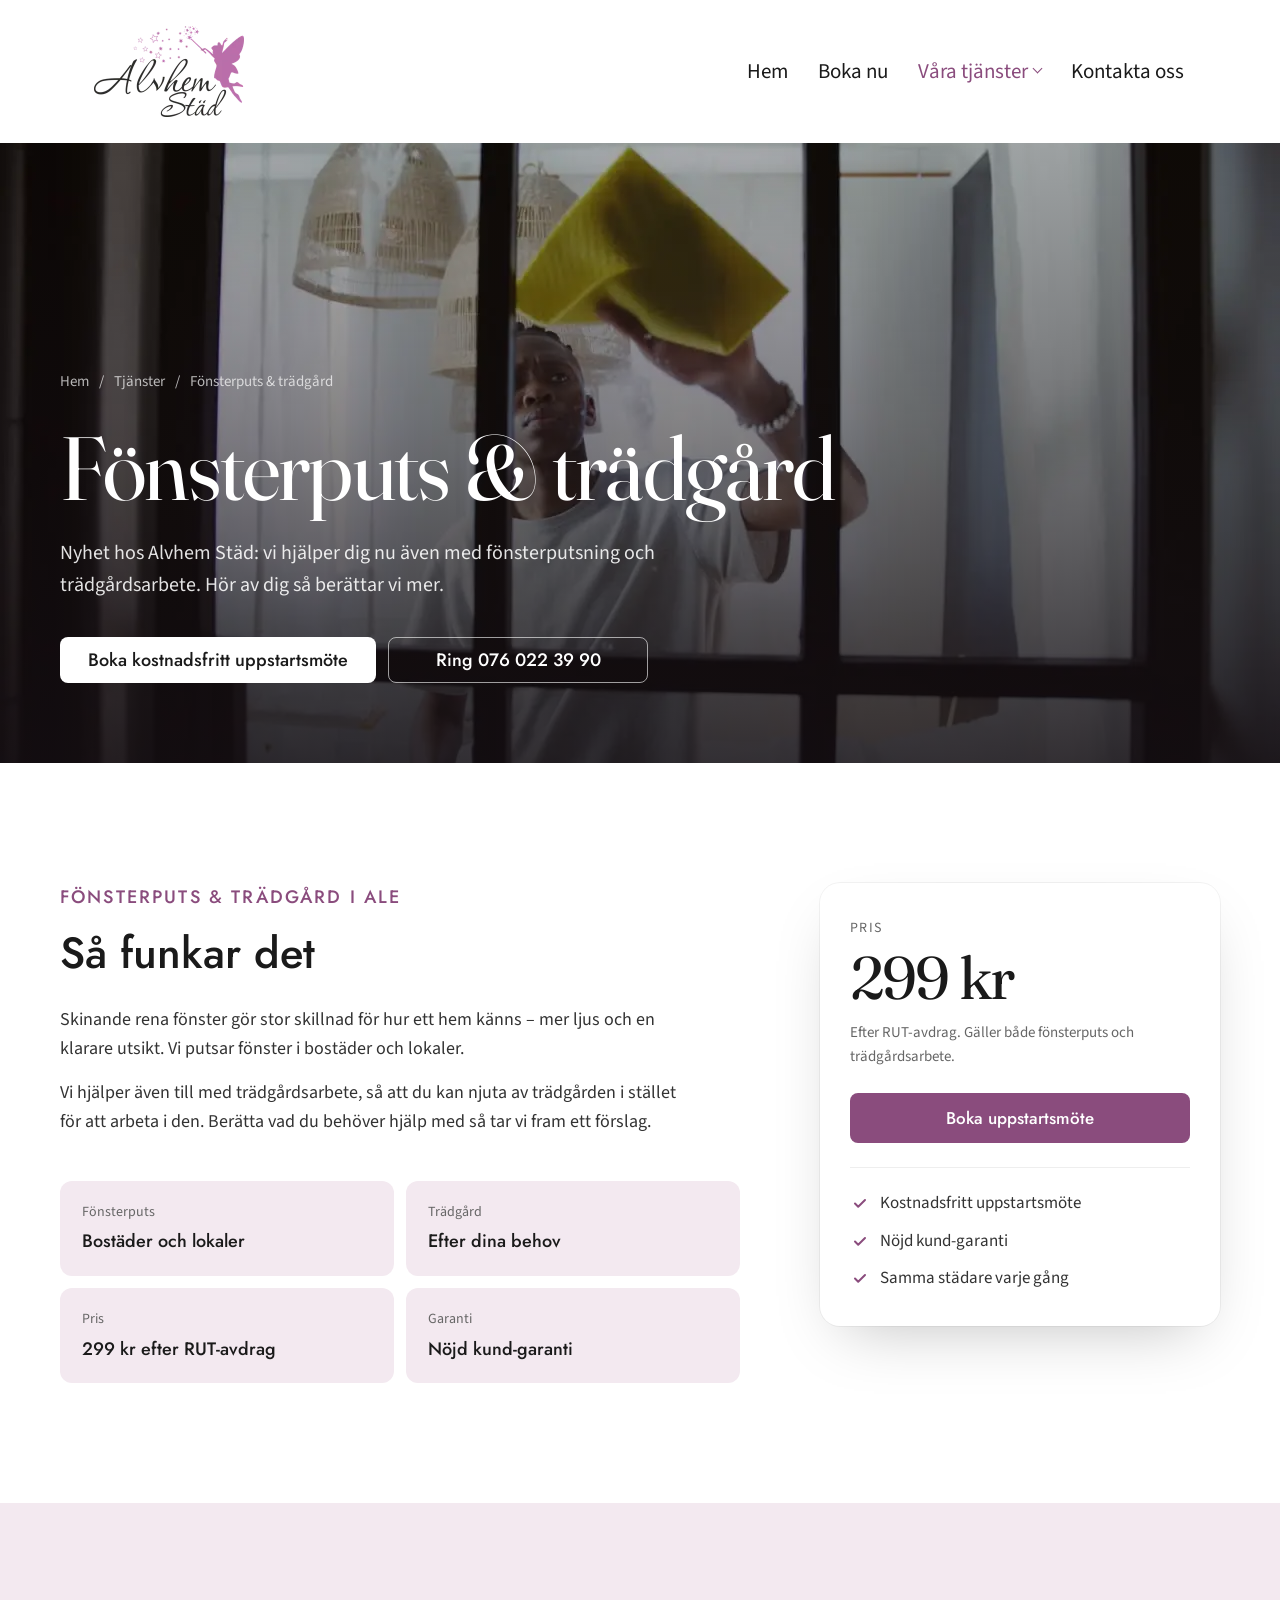
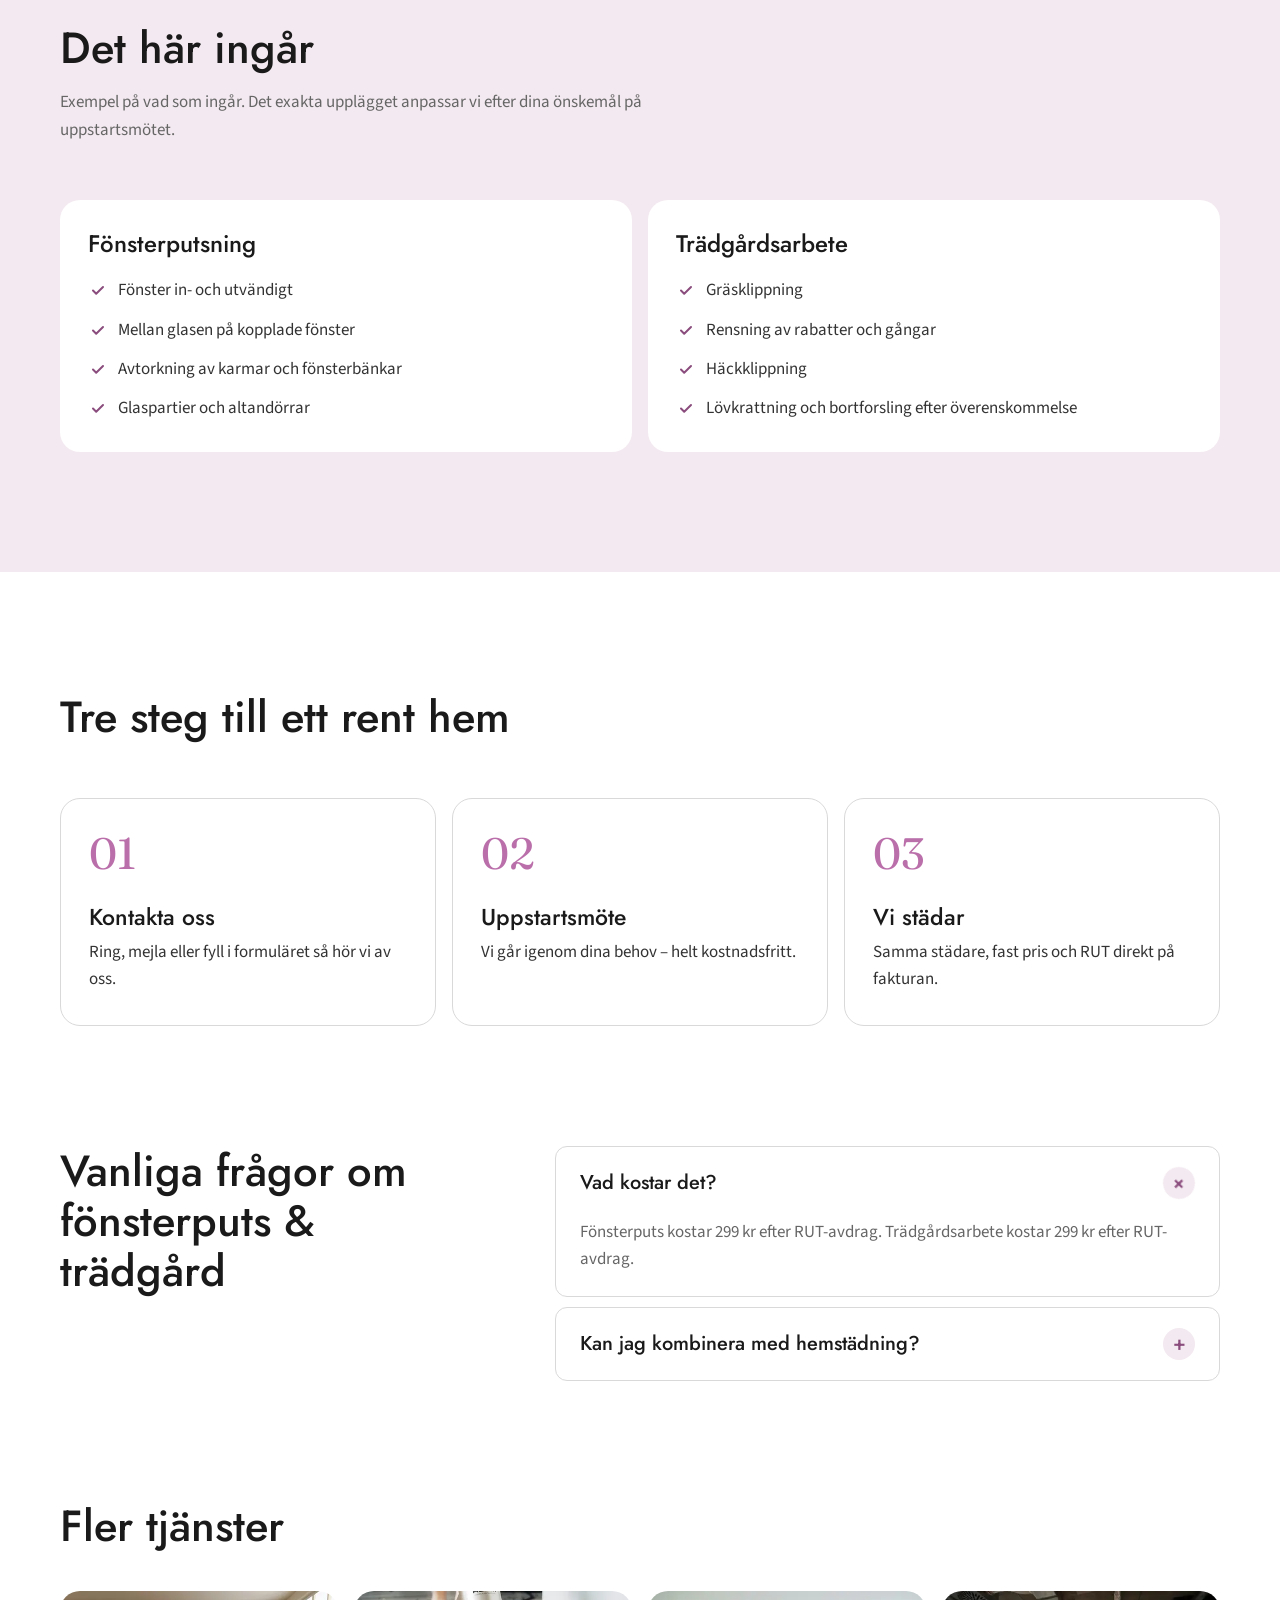
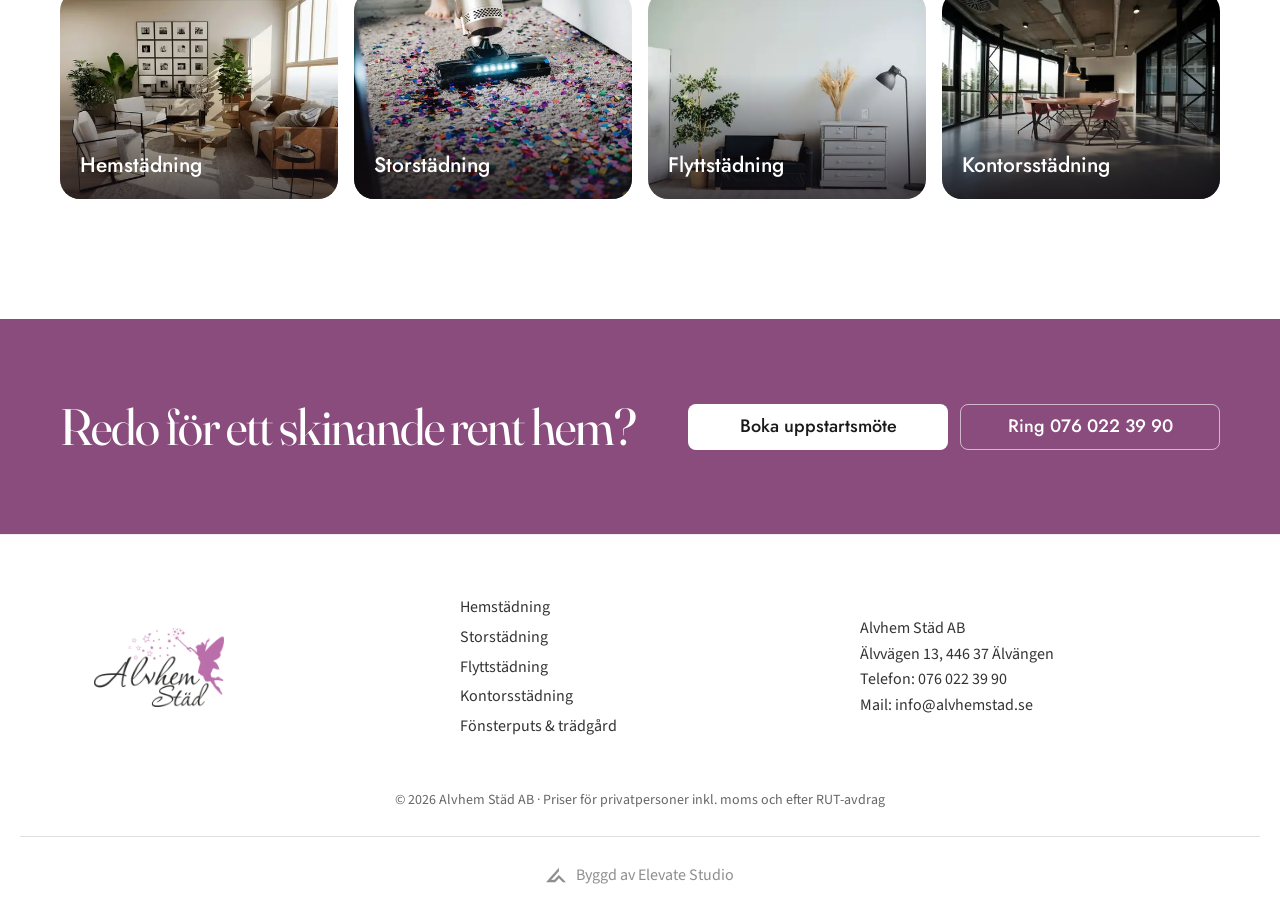
<file: fonsterputsning-tradgard.html>
<!doctype html>
<html lang="sv">
<head>
  <meta charset="utf-8">
  <meta name="viewport" content="width=device-width, initial-scale=1">
  <title>Fönsterputsning och trädgårdsarbete i Ale</title>
  <meta name="description" content="Nu erbjuder Alvhem Städ även fönsterputsning och trädgårdsarbete i Ale. Kontakta oss för ett upplägg som passar dig.">
  <meta name="robots" content="index, follow, max-image-preview:large">
  <link rel="canonical" href="https://www.alvhemstad.se/fonsterputsning-tradgard.html">
  <meta name="theme-color" content="#8a4c7d">
  <meta name="geo.region" content="SE-O">
  <meta name="geo.placename" content="Älvängen">
  <meta property="og:type" content="website">
  <meta property="og:locale" content="sv_SE">
  <meta property="og:site_name" content="Alvhem Städ">
  <meta property="og:title" content="Fönsterputsning och trädgårdsarbete i Ale">
  <meta property="og:description" content="Nu erbjuder Alvhem Städ även fönsterputsning och trädgårdsarbete i Ale. Kontakta oss för ett upplägg som passar dig.">
  <meta property="og:url" content="https://www.alvhemstad.se/fonsterputsning-tradgard.html">
  <meta property="og:image" content="https://www.alvhemstad.se/assets/img/hero-fonster-poster.jpg">
  <meta name="twitter:card" content="summary_large_image">
  <link rel="icon" href="assets/img/favicon-32.png" sizes="32x32" type="image/png">
  <link rel="apple-touch-icon" href="assets/img/apple-touch-icon.png">
  <link rel="preload" href="assets/fonts/fraunces-var-normal.woff2" as="font" type="font/woff2" crossorigin>
  <link rel="preload" href="assets/fonts/source-sans-3-latin-400-normal.woff2" as="font" type="font/woff2" crossorigin>
  <link rel="preload" as="image" imagesrcset="assets/img/hero-fonster-poster-480.webp 480w, assets/img/hero-fonster-poster-800.webp 800w, assets/img/hero-fonster-poster-1280.webp 1280w" imagesizes="100vw" fetchpriority="high">
  <style>@font-face{font-family:"Fraunces";font-style:normal;font-weight:400;font-display:swap;src:url("assets/fonts/fraunces-var-normal.woff2") format("woff2-variations"),url("assets/fonts/fraunces-var-normal.woff2") format("woff2")}@font-face{font-family:"Fraunces";font-style:italic;font-weight:400;font-display:swap;src:url("assets/fonts/fraunces-var-italic.woff2") format("woff2-variations"),url("assets/fonts/fraunces-var-italic.woff2") format("woff2")}@font-face{font-family:"Jost";font-style:normal;font-weight:500;font-display:swap;src:url("assets/fonts/jost-latin-500-normal.woff2") format("woff2")}@font-face{font-family:"Jost";font-style:normal;font-weight:600;font-display:swap;src:url("assets/fonts/jost-latin-600-normal.woff2") format("woff2")}@font-face{font-family:"Source Sans 3";font-style:normal;font-weight:400;font-display:swap;src:url("assets/fonts/source-sans-3-latin-400-normal.woff2") format("woff2")}@font-face{font-family:"Source Sans 3";font-style:normal;font-weight:600;font-display:swap;src:url("assets/fonts/source-sans-3-latin-600-normal.woff2") format("woff2")}:root{--white:#ffffff;--ink:#1a1a1a;--text:#333333;--muted:#666666;--brand:#8a4c7d;--brand-dark:#6e3a63;--brand-light:#ba6faa;--tint:#f3e9f0;--line:#d9d9d9;--radius:12px;--radius-lg:20px;--maxw:1200px;--gutter:20px;--font-head:"Jost",system-ui,sans-serif;--font-display:"Fraunces",Georgia,serif;--font-body:"Source Sans 3",system-ui,sans-serif}*,*::before,*::after{box-sizing:border-box}html{scroll-behavior:smooth;-webkit-text-size-adjust:100%}body{margin:0;background:var(--white);color:var(--text);font-family:var(--font-body);font-size:17px;line-height:1.6;-webkit-font-smoothing:antialiased;overflow-x:hidden}img{display:block;max-width:100%;height:auto}a{color:inherit;text-decoration:none}h1,h2,h3{font-family:var(--font-head);color:var(--ink);margin:0;font-weight:500;line-height:1.15}p{margin:0}:focus-visible{outline:2px solid var(--brand-light);outline-offset:3px}[id]{scroll-margin-top:110px}.container{width:100%;max-width:var(--maxw);margin:0 auto;padding:0 var(--gutter)}.h2{font-size:clamp(34px,3.4vw,46px)}.h2--center{text-align:center}.skip{position:absolute;left:12px;top:-60px;z-index:100;padding:10px 16px;border-radius:8px;background:var(--ink);color:var(--white);font-weight:600;transition:top .2s}.skip:focus{top:12px}.btn{display:inline-flex;align-items:center;justify-content:center;min-width:260px;height:46px;padding:0 28px;border-radius:8px;border:0;font-family:var(--font-head);font-size:18px;font-weight:500;cursor:pointer;transition:background-color .2s,color .2s,transform .2s}.btn:hover{transform:translateY(-1px)}.btn--white{background:var(--white);color:var(--ink)}.btn--white:hover{background:var(--tint)}.btn--brand{background:var(--brand);color:var(--white);min-width:210px;height:40px;font-size:16px}.btn--brand:hover{background:var(--brand-dark)}.btn--block{width:100%}.header{position:sticky;top:0;z-index:50;background:var(--white);transition:box-shadow .2s}.header.is-scrolled{box-shadow:0 2px 16px rgba(0,0,0,.08)}.header__inner{max-width:var(--maxw);margin:0 auto;padding:0 var(--gutter);height:143px;display:flex;align-items:center;justify-content:space-between;transition:height .25s}.header.is-scrolled .header__inner{height:96px}.header__logo{display:block;position:relative;margin-left:34px}.header__logo .logo-light{position:absolute;inset:0;opacity:0;transition:opacity .25s}.header__logo .logo-dark{transition:opacity .25s}.header__logo img{width:150px;height:auto;transition:width .25s}.header.is-scrolled .header__logo img{width:116px}.header__nav{display:flex;gap:30px;margin-right:36px}.header__nav a{font-family:var(--font-body);font-size:21px;color:var(--ink);transition:color .2s}.header__nav a:hover,.header__nav a.is-active{color:var(--brand)}.header__toggle{display:none;width:44px;height:44px;border:0;background:none;cursor:pointer;position:relative}.header__toggle span{position:absolute;left:10px;right:10px;height:2px;background:var(--ink);transition:transform .25s,opacity .25s}.header__toggle span:nth-child(1){top:14px}.header__toggle span:nth-child(2){top:21px}.header__toggle span:nth-child(3){top:28px}.header.is-open .header__toggle span:nth-child(1){transform:translateY(7px) rotate(45deg)}.header.is-open .header__toggle span:nth-child(2){opacity:0}.header.is-open .header__toggle span:nth-child(3){transform:translateY(-7px) rotate(-45deg)}.header__mobile{display:grid;padding:8px var(--gutter) 20px;border-top:1px solid var(--line);background:var(--white)}.header__mobile[hidden]{display:none}.header__mobile a{padding:12px 0;font-size:20px;color:var(--ink);border-bottom:1px solid #eee}.has-hero .header{position:fixed;left:0;right:0;background:transparent}.has-hero .header.is-scrolled,.has-hero .header.is-open{background:var(--white)}.has-hero .header:not(.is-scrolled):not(.is-open) .logo-dark{opacity:0}.has-hero .header:not(.is-scrolled):not(.is-open) .logo-light{opacity:1}.has-hero .header:not(.is-scrolled):not(.is-open) .header__nav>a,.has-hero .header:not(.is-scrolled):not(.is-open) .dropdown__toggle{color:var(--white)}.has-hero .header:not(.is-scrolled):not(.is-open) .header__nav>a:hover,.has-hero .header:not(.is-scrolled):not(.is-open) .dropdown:hover .dropdown__toggle{color:#e7c3df}.has-hero .header:not(.is-scrolled):not(.is-open) .header__toggle span{background:var(--white)}.has-hero .hero::before{content:"";position:absolute;inset:0 0 auto;height:220px;z-index:-1;background:linear-gradient(180deg,rgba(20,14,19,.55),transparent);pointer-events:none}.has-hero .hero__content{padding-top:150px}.hero{position:relative;height:100vh;height:100svh;min-height:620px;display:flex;align-items:center;color:var(--white);overflow:hidden;isolation:isolate}.hero__videos{position:absolute;inset:0;z-index:-2;background:#2a2428}.hero__poster,.hero__bg{position:absolute;inset:0;width:100%;height:100%;object-fit:cover;object-position:50% 50%}.hero__bg{opacity:0;transition:opacity 1.2s ease}.hero__bg.is-active{opacity:1}.hero::after{content:"";position:absolute;inset:0;z-index:-1;background:linear-gradient(90deg,rgba(20,14,19,.72) 0%,rgba(20,14,19,.45) 55%,rgba(20,14,19,.25) 100%)}.hero__content{padding-top:60px;padding-bottom:60px}.hero__title{color:var(--white);font-size:clamp(48px,7vw,104px);line-height:1.02;max-width:900px}.hero__lead{margin-top:48px;max-width:790px;font-size:21px;line-height:1.6;color:var(--white)}.hero .btn{margin-top:56px}.about{position:relative;padding:130px 0 150px;overflow:hidden}.about__art{position:absolute;left:-20px;top:50%;transform:translateY(-50%);width:360px;height:auto;color:var(--brand-light);opacity:.55}.about__grid{display:grid;grid-template-columns:360px 1fr}.about__text{max-width:860px}.about__text .h2{margin-bottom:36px}.about__text p{font-size:17px;margin-bottom:14px}.about__text .btn{margin-top:26px}.display{font-family:var(--font-display);font-weight:400;letter-spacing:-0.02em;font-variation-settings:"opsz" 144}.display em{font-style:italic;color:var(--brand-light)}.hero .display em{color:#e7c3df}.display--sm{font-size:clamp(34px,4vw,56px);line-height:1.08}.kicker{font-family:var(--font-head);font-size:15px;font-weight:500;letter-spacing:.12em;text-transform:uppercase;color:var(--brand);margin-bottom:18px}.kicker--light{color:#e7c3df}.why{background:#2b1a27;color:rgba(255,255,255,.78);padding:140px 0;position:relative;overflow:hidden}.why::before{content:"";position:absolute;width:700px;height:700px;right:-200px;top:-260px;border-radius:50%;background:radial-gradient(circle,rgba(186,111,170,.28),transparent 65%);pointer-events:none}.why__grid{position:relative;display:grid;grid-template-columns:0.9fr 1.1fr;gap:64px 80px;align-items:start}.why .display{color:var(--white)}.why__lead{margin-top:28px;font-size:18px;max-width:440px}.why__seal{width:200px;margin-top:44px}.why__stats{display:grid;grid-template-columns:1fr 1fr;gap:16px}.stat{background:rgba(255,255,255,.05);border:1px solid rgba(255,255,255,.1);border-radius:var(--radius-lg);padding:30px 28px 32px;transition:background-color .25s,transform .25s}.stat:hover{background:rgba(255,255,255,.08);transform:translateY(-3px)}.stat__num{font-family:var(--font-display);font-size:64px;line-height:1;color:var(--white);letter-spacing:-0.03em}.stat__num small{font-size:26px;color:#e7c3df;letter-spacing:0}.stat h3{color:var(--white);font-size:21px;margin:22px 0 8px}.stat p:last-child{font-size:16px}.why__promises{grid-column:1 / -1;list-style:none;margin:0;padding:32px 0 0;border-top:1px solid rgba(255,255,255,.12);display:flex;flex-wrap:wrap;gap:16px 48px}.why__promises li{display:flex;align-items:center;gap:12px;font-family:var(--font-head);font-size:18px;color:var(--white)}.why__promises svg{width:24px;height:24px;color:#e7c3df;flex:none}.services{padding:120px 0 140px}.services__lead{text-align:center;margin-top:16px;color:var(--muted)}.services__grid{margin-top:64px;display:grid;grid-template-columns:repeat(4,1fr);gap:24px}.card{position:relative;transition:transform .25s,box-shadow .25s;border:1px solid var(--line);border-radius:var(--radius-lg);overflow:hidden;background:var(--white);display:flex;flex-direction:column}.card img{aspect-ratio:4 / 3;object-fit:cover;width:100%}.card__body{padding:22px 22px 26px;display:flex;flex-direction:column;gap:10px;flex:1}.card h3{font-size:24px}.card:hover{transform:translateY(-4px);box-shadow:0 18px 40px -20px rgba(0,0,0,.25)}.card__link::after{content:"";position:absolute;inset:0}.card__more{font-family:var(--font-head);font-weight:500;color:var(--brand);font-size:15px}.services__extra a{color:var(--brand)}.card__body>p{font-size:16px}.card__price{margin-top:auto;padding-top:8px;font-family:var(--font-head);font-size:24px;font-weight:600;color:var(--brand)}.card__note{font-size:14px !important;color:var(--muted)}.services__extra{margin-top:56px;text-align:center;font-size:20px;font-family:var(--font-head);color:var(--ink)}.terms{list-style:none;margin:28px auto 0;padding:0;max-width:760px;display:grid;gap:6px;text-align:center;font-size:15px;color:var(--muted)}.contact{position:relative;padding:0 0 160px}.contact__panel{position:absolute;right:0;top:0;width:40%;height:calc(100% - 80px);background:var(--brand);border-radius:var(--radius-lg) 0 0 var(--radius-lg);overflow:hidden}.contact__panel::before{content:"";position:absolute;inset:0;background-image:radial-gradient(circle at 1px 1px,rgba(255,255,255,.18) 1.2px,transparent 0);background-size:22px 22px}.contact__grid{position:relative;display:grid;grid-template-columns:1fr 440px;gap:60px;padding-top:70px;align-items:start}.contact__kicker{font-family:var(--font-head);font-size:24px;color:var(--brand);margin-bottom:14px}.contact__lead{margin-top:30px;max-width:460px}.contact__details{margin-top:80px;display:flex;align-items:flex-start;gap:40px;flex-wrap:wrap}.contact__details p{margin-bottom:26px}.contact__details a:hover{color:var(--brand)}.contact__seal{width:220px}.form{margin-top:160px;background:var(--white);border-radius:var(--radius-lg);padding:36px 30px 30px;box-shadow:0 10px 40px rgba(0,0,0,.12);display:grid;gap:18px}.field{display:grid;gap:6px}.field label{font-size:13px;color:var(--ink)}.field input,.field select,.field textarea{width:100%;font:inherit;font-size:16px;color:var(--ink);background:var(--white);border:1px solid #b8b8b8;border-radius:4px;padding:8px 10px;min-height:40px;-webkit-appearance:none;appearance:none}.field select{background-image:linear-gradient(45deg,transparent 50%,var(--ink) 50%),linear-gradient(135deg,var(--ink) 50%,transparent 50%);background-position:calc(100% - 18px) 17px,calc(100% - 13px) 17px;background-size:5px 5px;background-repeat:no-repeat;padding-right:36px}.field textarea{resize:vertical;min-height:100px}.field input:focus,.field select:focus,.field textarea:focus{outline:none;border-color:var(--brand);box-shadow:0 0 0 3px var(--tint)}.field.is-invalid input{border-color:#c0392b}.form__status{font-size:14px;color:var(--muted);min-height:1.4em}.footer{border-top:1px solid #eee;padding:60px 0 30px}.footer__grid{display:grid;grid-template-columns:1fr 1fr 1fr;gap:40px;align-items:center}.footer__logo{width:130px;margin-left:34px}.footer p{font-size:16px}.footer a:hover{color:var(--brand)}.footer__copy{margin-top:50px;text-align:center;font-size:14px !important;color:var(--muted)}.dropdown{position:relative}.dropdown__toggle{font-family:var(--font-body);font-size:21px;color:var(--ink);display:inline-flex;align-items:center;gap:6px}.dropdown__toggle::after{content:"";width:7px;height:7px;border-right:1.5px solid currentColor;border-bottom:1.5px solid currentColor;transform:translateY(-3px) rotate(45deg);transition:transform .2s}.dropdown__toggle.is-active,.dropdown:hover .dropdown__toggle{color:var(--brand)}.dropdown__menu{position:absolute;top:calc(100% + 14px);left:50%;transform:translate(-50%,8px);min-width:260px;padding:10px;background:var(--white);border-radius:14px;box-shadow:0 20px 50px -12px rgba(0,0,0,.22),0 0 0 1px rgba(0,0,0,.04);display:grid;opacity:0;visibility:hidden;transition:opacity .2s,transform .2s,visibility .2s}.dropdown__menu::before{content:"";position:absolute;left:0;right:0;top:-16px;height:16px}.dropdown:hover .dropdown__menu,.dropdown:focus-within .dropdown__menu{opacity:1;visibility:visible;transform:translate(-50%,0)}.dropdown__menu a{font-size:17px !important;padding:10px 14px;border-radius:8px}.dropdown__menu a:hover,.dropdown__menu a[aria-current]{background:var(--tint);color:var(--brand)}.header__mobile a.sub{padding-left:18px;font-size:17px;color:var(--muted)}.btn--outline{background:transparent;color:var(--white);border:1px solid rgba(255,255,255,.6)}.btn--outline:hover{border-color:var(--white);background:rgba(255,255,255,.08)}.page-hero{position:relative;min-height:620px;display:flex;align-items:flex-end;color:var(--white);isolation:isolate;overflow:hidden}.page-hero__bg{position:absolute;inset:0;width:100%;height:100%;object-fit:cover;z-index:-2}.page-hero::after{content:"";position:absolute;inset:0;z-index:-1;background:linear-gradient(0deg,rgba(20,14,19,.82) 0%,rgba(20,14,19,.45) 55%,rgba(20,14,19,.2) 100%)}.page-hero__content{padding-top:120px;padding-bottom:80px}.page-hero .display{color:var(--white);font-size:clamp(48px,7vw,96px);line-height:1.02}.page-hero__lead{margin-top:24px;max-width:640px;font-size:20px;color:rgba(255,255,255,.88)}.page-hero__actions{margin-top:36px;display:flex;flex-wrap:wrap;gap:12px}.crumbs{display:flex;gap:10px;flex-wrap:wrap;font-size:15px;color:rgba(255,255,255,.7);margin-bottom:28px}.crumbs a:hover{color:var(--white)}.svc-intro{padding:120px 0}.svc-intro__grid{display:grid;grid-template-columns:1fr 400px;gap:80px;align-items:start}.svc-intro__text .h2{margin-bottom:28px}.svc-intro__text>p{font-size:18px;margin-bottom:16px;max-width:640px}.facts{margin:44px 0 0;display:grid;grid-template-columns:1fr 1fr;gap:12px}.facts div{padding:20px 22px;border-radius:var(--radius);background:var(--tint)}.facts dt{font-size:14px;color:var(--muted)}.facts dd{margin:4px 0 0;font-family:var(--font-head);font-size:18px;font-weight:500;color:var(--ink)}.price-card{position:sticky;top:120px;padding:34px 30px;border-radius:var(--radius-lg);background:var(--white);box-shadow:0 24px 60px -24px rgba(0,0,0,.25),0 0 0 1px rgba(0,0,0,.05)}.price-card__label{font-size:14px;letter-spacing:.1em;text-transform:uppercase;color:var(--muted)}.price-card__price{margin-top:8px;font-family:var(--font-display);font-size:60px;line-height:1;color:var(--ink);letter-spacing:-0.03em}.price-card__price small{font-family:var(--font-body);font-size:20px;color:var(--muted);letter-spacing:0}.price-from{font-family:var(--font-body);font-size:18px;color:var(--muted);letter-spacing:0}.price-card__note{margin:14px 0 24px;font-size:15px;color:var(--muted)}.price-card .btn{height:50px;font-size:17px}.price-card__list{list-style:none;margin:24px 0 0;padding:22px 0 0;border-top:1px solid #eee;display:grid;gap:10px}.price-card__list li,.includes li{display:flex;gap:10px;align-items:flex-start}.price-card__list svg,.includes svg{width:20px;height:20px;flex:none;margin-top:3px;color:var(--brand)}.includes{background:var(--tint);padding:120px 0}.includes__lead{margin-top:16px;color:var(--muted);max-width:620px}.includes__grid{margin-top:56px;display:grid;grid-template-columns:repeat(3,1fr);gap:16px}@media (min-width:861px){.includes__grid:has(>:nth-child(2):last-child){grid-template-columns:repeat(2,1fr)}}.includes__group{background:var(--white);border-radius:var(--radius-lg);padding:30px 28px}.includes__group h3{font-size:24px;margin-bottom:20px}.includes ul{list-style:none;margin:0;padding:0;display:grid;gap:12px}.steps{padding:120px 0}.steps__list{list-style:none;margin:56px 0 0;padding:0;display:grid;grid-template-columns:repeat(3,1fr);gap:16px;counter-reset:none}.steps__list li{padding:32px 28px;border:1px solid var(--line);border-radius:var(--radius-lg)}.steps__num{font-family:var(--font-display);font-size:44px;color:var(--brand-light);line-height:1}.steps__list h3{font-size:23px;margin:26px 0 8px}.svc-faq{padding:0 0 120px}.svc-faq__grid{display:grid;grid-template-columns:1fr 1.6fr;gap:80px;align-items:start}.faq{display:grid;gap:10px}.faq__item{border:1px solid var(--line);border-radius:var(--radius);padding:0 24px}.faq__item summary{list-style:none;cursor:pointer;display:flex;justify-content:space-between;align-items:center;gap:20px;padding:20px 0;font-family:var(--font-head);font-size:20px;font-weight:500;color:var(--ink)}.faq__item summary::-webkit-details-marker{display:none}.faq__item summary::after{content:"+";flex:none;width:32px;height:32px;border-radius:50%;background:var(--tint);color:var(--brand);display:grid;place-items:center;font-size:20px;transition:transform .25s}.faq__item[open] summary::after{transform:rotate(45deg)}.faq__item p{padding:0 0 22px;color:var(--muted)}.others{padding:0 0 120px}.others__grid{margin-top:40px;display:grid;grid-template-columns:repeat(4,1fr);gap:16px}.other{position:relative;display:block;border-radius:var(--radius-lg);overflow:hidden;aspect-ratio:4 / 3;isolation:isolate}.other img{position:absolute;inset:0;width:100%;height:100%;object-fit:cover;z-index:-2;transition:transform .6s}.other::after{content:"";position:absolute;inset:0;z-index:-1;background:linear-gradient(0deg,rgba(20,14,19,.75),rgba(20,14,19,0) 60%)}.other span{position:absolute;left:20px;bottom:16px;color:var(--white);font-family:var(--font-head);font-size:21px;font-weight:500}.other:hover img{transform:scale(1.05)}.cta-band{background:var(--brand);color:var(--white);padding:80px 0}.cta-band__inner{display:flex;align-items:center;justify-content:space-between;gap:32px}.cta-band .display{color:var(--white);max-width:620px}.cta-band__actions{display:flex;flex-wrap:wrap;gap:12px}.footer__links{display:grid;gap:4px}.footer address{font-style:normal;font-size:16px}.home-faq{padding:0 0 140px}.footer__links a{font-size:16px}@media (prefers-reduced-motion:reduce){html{scroll-behavior:auto}*,*::before,*::after{transition:none !important}}@media (max-width:1080px){.services__grid{grid-template-columns:repeat(2,1fr)}.why__grid{grid-template-columns:1fr}.svc-intro__grid{grid-template-columns:1fr}.price-card{position:static;max-width:520px}.about__grid{grid-template-columns:220px 1fr}.about__art{width:240px}.contact__grid{grid-template-columns:1fr}.contact__panel{width:100%;top:auto;bottom:0;height:420px;border-radius:0}.form{margin-top:0;max-width:560px;width:100%;justify-self:center}}@media (max-width:860px){.header__nav{display:none}.header__toggle{display:block}.header__inner,.header.is-scrolled .header__inner{height:84px}.header__logo{margin-left:0}.header__logo img,.header.is-scrolled .header__logo img{width:110px}.hero{min-height:calc(100svh - 84px)}.hero__lead{margin-top:36px;font-size:18px}.hero .btn{margin-top:36px}.about{padding:80px 0}.about__art{left:auto;right:-60px;top:40px;transform:none;width:200px;opacity:.3}.about__grid{grid-template-columns:1fr}.why{padding:80px 0}.why__seal{width:160px;margin-top:28px}.page-hero{min-height:520px}.svc-intro,.includes,.steps,.svc-faq,.others{padding:72px 0}.includes__grid,.steps__list{grid-template-columns:1fr}.svc-faq__grid{grid-template-columns:1fr;gap:28px}.others__grid{grid-template-columns:1fr 1fr}.cta-band__inner{flex-direction:column;align-items:flex-start}.services{padding:80px 0}.contact{padding-bottom:80px}.contact__grid{padding-top:40px}.contact__details{margin-top:40px}.footer__grid{grid-template-columns:1fr;text-align:center;gap:20px}.footer__logo{margin:0 auto}}@media (max-width:560px){.services__grid{grid-template-columns:1fr}.why__stats{grid-template-columns:1fr}.stat__num{font-size:52px}.facts{grid-template-columns:1fr}.others__grid{grid-template-columns:1fr}.faq__item summary{font-size:18px}.btn{min-width:0;width:100%}.hero__title{font-size:clamp(46px,14vw,60px)}.form{padding:26px 20px}}</style>
  <script type="application/ld+json">{"@context":"https://schema.org","@type":"HouseCleaningService","@id":"https://www.alvhemstad.se/#foretag","name":"Alvhem Städ AB","alternateName":"Alvhem Städ","description":"Städfirma i Älvängen, Ale kommun. Hemstädning, storstädning, flyttstädning, kontorsstädning, fönsterputsning och trädgårdsarbete med fasta priser och 50 % RUT-avdrag direkt på fakturan.","url":"https://www.alvhemstad.se/","logo":"https://www.alvhemstad.se/assets/img/logo.png","image":"https://www.alvhemstad.se/assets/img/hero-fonster-poster.jpg","telephone":"+46760223990","email":"info@alvhemstad.se","priceRange":"230–350 kr/h","currenciesAccepted":"SEK","address":{"@type":"PostalAddress","streetAddress":"Älvvägen 13","postalCode":"446 37","addressLocality":"Älvängen","addressRegion":"Västra Götalands län","addressCountry":"SE"},"areaServed":[{"@type":"City","name":"Älvängen"},{"@type":"AdministrativeArea","name":"Ale kommun"}],"hasMap":"https://www.google.com/maps/dir//%C3%84lvv%C3%A4gen+13,+44637+%C3%84lv%C3%A4ngen","award":"Certifierad kvalitetspartner 2024","knowsLanguage":"sv","hasOfferCatalog":{"@type":"OfferCatalog","name":"Städtjänster","itemListElement":[{"@type":"Offer","itemOffered":{"@type":"Service","name":"Hemstädning","url":"https://www.alvhemstad.se/hemstadning.html"}},{"@type":"Offer","itemOffered":{"@type":"Service","name":"Storstädning","url":"https://www.alvhemstad.se/storstadning.html"}},{"@type":"Offer","itemOffered":{"@type":"Service","name":"Flyttstädning","url":"https://www.alvhemstad.se/flyttstadning.html"}},{"@type":"Offer","itemOffered":{"@type":"Service","name":"Kontorsstädning","url":"https://www.alvhemstad.se/kontorsstadning.html"}},{"@type":"Offer","itemOffered":{"@type":"Service","name":"Fönsterputs & trädgård","url":"https://www.alvhemstad.se/fonsterputsning-tradgard.html"}}]}}</script>
  <script type="application/ld+json">{"@context":"https://schema.org","@type":"Service","name":"Fönsterputs & trädgård","serviceType":"Fönsterputs & trädgård","description":"Nu erbjuder Alvhem Städ även fönsterputsning och trädgårdsarbete i Ale. Kontakta oss för ett upplägg som passar dig.","url":"https://www.alvhemstad.se/fonsterputsning-tradgard.html","image":"https://www.alvhemstad.se/assets/img/hero-fonster-poster-800.webp","provider":{"@id":"https://www.alvhemstad.se/#foretag"},"areaServed":[{"@type":"City","name":"Älvängen"},{"@type":"AdministrativeArea","name":"Ale kommun"}],"offers":{"@type":"Offer","priceCurrency":"SEK","price":"299","priceSpecification":{"@type":"UnitPriceSpecification","price":"299","priceCurrency":"SEK","description":"Efter RUT-avdrag. Gäller både fönsterputs och trädgårdsarbete."}}}</script>
  <script type="application/ld+json">{"@context":"https://schema.org","@type":"BreadcrumbList","itemListElement":[{"@type":"ListItem","position":1,"name":"Hem","item":"https://www.alvhemstad.se/"},{"@type":"ListItem","position":2,"name":"Tjänster","item":"https://www.alvhemstad.se/#tjanster"},{"@type":"ListItem","position":3,"name":"Fönsterputs & trädgård","item":"https://www.alvhemstad.se/fonsterputsning-tradgard.html"}]}</script>
  <script type="application/ld+json">{"@context":"https://schema.org","@type":"FAQPage","mainEntity":[{"@type":"Question","name":"Vad kostar det?","acceptedAnswer":{"@type":"Answer","text":"Fönsterputs kostar 299 kr efter RUT-avdrag. Trädgårdsarbete kostar 299 kr efter RUT-avdrag."}},{"@type":"Question","name":"Kan jag kombinera med hemstädning?","acceptedAnswer":{"@type":"Answer","text":"Ja, hör av dig så tar vi fram ett upplägg som passar dig."}}]}</script>
</head>
<body>

<a class="skip" href="#main">Hoppa till innehållet</a>

<header class="header" id="header">
  <div class="header__inner">
    <a href="index.html" class="header__logo" aria-label="Alvhem Städ – till startsidan">
      <img src="assets/img/logo-300.webp" alt="Alvhem Städ" class="logo-dark" width="300" height="182">
      <img src="assets/img/logo-light-300.webp" alt="" class="logo-light" width="300" height="182">
    </a>
    <nav class="header__nav" aria-label="Huvudmeny">
      <a href="index.html">Hem</a>
      <a href="index.html#kontakt">Boka nu</a>
      <div class="dropdown">
        <a href="index.html#tjanster" class="dropdown__toggle is-active">Våra tjänster</a>
        <div class="dropdown__menu">
          <a href="hemstadning.html">Hemstädning</a>
          <a href="storstadning.html">Storstädning</a>
          <a href="flyttstadning.html">Flyttstädning</a>
          <a href="kontorsstadning.html">Kontorsstädning</a>
          <a href="fonsterputsning-tradgard.html" aria-current="page">Fönsterputs &amp; trädgård</a>
        </div>
      </div>
      <a href="index.html#kontakt">Kontakta oss</a>
    </nav>
    <button class="header__toggle" id="navToggle" aria-label="Öppna meny" aria-expanded="false" aria-controls="mobileMenu">
      <span></span><span></span><span></span>
    </button>
  </div>
  <nav class="header__mobile" id="mobileMenu" aria-label="Mobilmeny" hidden>
    <a href="index.html">Hem</a>
    <a href="index.html#kontakt">Boka nu</a>
    <a href="index.html#tjanster">Våra tjänster</a>
    <a href="hemstadning.html" class="sub">Hemstädning</a>
    <a href="storstadning.html" class="sub">Storstädning</a>
    <a href="flyttstadning.html" class="sub">Flyttstädning</a>
    <a href="kontorsstadning.html" class="sub">Kontorsstädning</a>
    <a href="fonsterputsning-tradgard.html" class="sub">Fönsterputs &amp; trädgård</a>
    <a href="index.html#kontakt">Kontakta oss</a>
  </nav>
</header>

<main id="main">

  <section class="page-hero">
    <img class="page-hero__bg" src="assets/img/hero-fonster-poster-800.webp" srcset="assets/img/hero-fonster-poster-480.webp 480w, assets/img/hero-fonster-poster-800.webp 800w, assets/img/hero-fonster-poster-1280.webp 1280w" sizes="100vw" alt="Fönsterputsning med gul trasa" width="1200" height="900" fetchpriority="high" decoding="async">
    <div class="container page-hero__content">
      <nav class="crumbs" aria-label="Brödsmulor"><a href="index.html">Hem</a><span aria-hidden="true">/</span><a href="index.html#tjanster">Tjänster</a><span aria-hidden="true">/</span><span aria-current="page">Fönsterputs &amp; trädgård</span></nav>
      <h1 class="display">Fönsterputs &amp; trädgård</h1>
      <p class="page-hero__lead">Nyhet hos Alvhem Städ: vi hjälper dig nu även med fönsterputsning och trädgårdsarbete. Hör av dig så berättar vi mer.</p>
      <div class="page-hero__actions">
        <a href="index.html?tjanst=Fönsterputsning#kontakt" class="btn btn--white">Boka kostnadsfritt uppstartsmöte</a>
        <a href="tel:+46760223990" class="btn btn--outline">Ring 076 022 39 90</a>
      </div>
    </div>
  </section>

  <section class="svc-intro">
    <div class="container svc-intro__grid">
      <div class="svc-intro__text">
        <p class="kicker">Fönsterputs &amp; trädgård i Ale</p>
        <h2 class="h2">Så funkar det</h2>
          <p>Skinande rena fönster gör stor skillnad för hur ett hem känns – mer ljus och en klarare utsikt. Vi putsar fönster i bostäder och lokaler.</p>
          <p>Vi hjälper även till med trädgårdsarbete, så att du kan njuta av trädgården i stället för att arbeta i den. Berätta vad du behöver hjälp med så tar vi fram ett förslag.</p>
        <dl class="facts">
            <div><dt>Fönsterputs</dt><dd>Bostäder och lokaler</dd></div>
            <div><dt>Trädgård</dt><dd>Efter dina behov</dd></div>
            <div><dt>Pris</dt><dd>299 kr efter RUT-avdrag</dd></div>
            <div><dt>Garanti</dt><dd>Nöjd kund-garanti</dd></div>
        </dl>
      </div>
      <aside class="price-card" aria-label="Pris">
        <p class="price-card__label">Pris</p>
        <p class="price-card__price">299 kr<small></small></p>
        <p class="price-card__note">Efter RUT-avdrag. Gäller både fönsterputs och trädgårdsarbete.</p>
        <a href="index.html?tjanst=Fönsterputsning#kontakt" class="btn btn--brand btn--block">Boka uppstartsmöte</a>
        <ul class="price-card__list">
          <li><svg viewBox="0 0 20 20" aria-hidden="true"><path d="M5 10.5l3.2 3.2L15 7" fill="none" stroke="currentColor" stroke-width="2" stroke-linecap="round" stroke-linejoin="round"/></svg><span>Kostnadsfritt uppstartsmöte</span></li>
          <li><svg viewBox="0 0 20 20" aria-hidden="true"><path d="M5 10.5l3.2 3.2L15 7" fill="none" stroke="currentColor" stroke-width="2" stroke-linecap="round" stroke-linejoin="round"/></svg><span>Nöjd kund-garanti</span></li>
          <li><svg viewBox="0 0 20 20" aria-hidden="true"><path d="M5 10.5l3.2 3.2L15 7" fill="none" stroke="currentColor" stroke-width="2" stroke-linecap="round" stroke-linejoin="round"/></svg><span>Samma städare varje gång</span></li>
        </ul>
      </aside>
    </div>
  </section>

  <section class="includes">
    <div class="container">
      <h2 class="h2">Det här ingår</h2>
      <p class="includes__lead">Exempel på vad som ingår. Det exakta upplägget anpassar vi efter dina önskemål på uppstartsmötet.</p>
      <div class="includes__grid">
          <div class="includes__group">
            <h3>Fönsterputsning</h3>
            <ul>
              <li><svg viewBox="0 0 20 20" aria-hidden="true"><path d="M5 10.5l3.2 3.2L15 7" fill="none" stroke="currentColor" stroke-width="2" stroke-linecap="round" stroke-linejoin="round"/></svg><span>Fönster in- och utvändigt</span></li>
              <li><svg viewBox="0 0 20 20" aria-hidden="true"><path d="M5 10.5l3.2 3.2L15 7" fill="none" stroke="currentColor" stroke-width="2" stroke-linecap="round" stroke-linejoin="round"/></svg><span>Mellan glasen på kopplade fönster</span></li>
              <li><svg viewBox="0 0 20 20" aria-hidden="true"><path d="M5 10.5l3.2 3.2L15 7" fill="none" stroke="currentColor" stroke-width="2" stroke-linecap="round" stroke-linejoin="round"/></svg><span>Avtorkning av karmar och fönsterbänkar</span></li>
              <li><svg viewBox="0 0 20 20" aria-hidden="true"><path d="M5 10.5l3.2 3.2L15 7" fill="none" stroke="currentColor" stroke-width="2" stroke-linecap="round" stroke-linejoin="round"/></svg><span>Glaspartier och altandörrar</span></li>
            </ul>
          </div>
          <div class="includes__group">
            <h3>Trädgårdsarbete</h3>
            <ul>
              <li><svg viewBox="0 0 20 20" aria-hidden="true"><path d="M5 10.5l3.2 3.2L15 7" fill="none" stroke="currentColor" stroke-width="2" stroke-linecap="round" stroke-linejoin="round"/></svg><span>Gräsklippning</span></li>
              <li><svg viewBox="0 0 20 20" aria-hidden="true"><path d="M5 10.5l3.2 3.2L15 7" fill="none" stroke="currentColor" stroke-width="2" stroke-linecap="round" stroke-linejoin="round"/></svg><span>Rensning av rabatter och gångar</span></li>
              <li><svg viewBox="0 0 20 20" aria-hidden="true"><path d="M5 10.5l3.2 3.2L15 7" fill="none" stroke="currentColor" stroke-width="2" stroke-linecap="round" stroke-linejoin="round"/></svg><span>Häckklippning</span></li>
              <li><svg viewBox="0 0 20 20" aria-hidden="true"><path d="M5 10.5l3.2 3.2L15 7" fill="none" stroke="currentColor" stroke-width="2" stroke-linecap="round" stroke-linejoin="round"/></svg><span>Lövkrattning och bortforsling efter överenskommelse</span></li>
            </ul>
          </div>
      </div>
    </div>
  </section>

  <section class="steps">
    <div class="container">
      <h2 class="h2">Tre steg till ett rent hem</h2>
      <ol class="steps__list">
        <li><span class="steps__num" aria-hidden="true">01</span><h3>Kontakta oss</h3><p>Ring, mejla eller fyll i formuläret så hör vi av oss.</p></li>
        <li><span class="steps__num" aria-hidden="true">02</span><h3>Uppstartsmöte</h3><p>Vi går igenom dina behov – helt kostnadsfritt.</p></li>
        <li><span class="steps__num" aria-hidden="true">03</span><h3>Vi städar</h3><p>Samma städare, fast pris och RUT direkt på fakturan.</p></li>
      </ol>
    </div>
  </section>

  <section class="svc-faq">
    <div class="container svc-faq__grid">
      <h2 class="h2">Vanliga frågor om fönsterputs &amp; trädgård</h2>
      <div class="faq">
        <details class="faq__item" open>
          <summary>Vad kostar det?</summary>
          <p>Fönsterputs kostar 299 kr efter RUT-avdrag. Trädgårdsarbete kostar 299 kr efter RUT-avdrag.</p>
        </details>
        <details class="faq__item">
          <summary>Kan jag kombinera med hemstädning?</summary>
          <p>Ja, hör av dig så tar vi fram ett upplägg som passar dig.</p>
        </details>
      </div>
    </div>
  </section>

  <section class="others">
    <div class="container">
      <h2 class="h2">Fler tjänster</h2>
      <div class="others__grid">
        <a class="other" href="hemstadning.html">
          <img src="assets/img/hem-480.webp" srcset="assets/img/hem-480.webp 480w, assets/img/hem-800.webp 800w, assets/img/hem-1200.webp 1200w, assets/img/hem-1400.webp 1400w" sizes="(max-width: 560px) 100vw, (max-width: 860px) 50vw, 300px" alt="" width="480" height="360" loading="lazy" decoding="async">
          <span>Hemstädning</span>
        </a>
        <a class="other" href="storstadning.html">
          <img src="assets/img/stor-480.webp" srcset="assets/img/stor-480.webp 480w, assets/img/stor-800.webp 800w, assets/img/stor-1200.webp 1200w, assets/img/stor-1400.webp 1400w" sizes="(max-width: 560px) 100vw, (max-width: 860px) 50vw, 300px" alt="" width="480" height="360" loading="lazy" decoding="async">
          <span>Storstädning</span>
        </a>
        <a class="other" href="flyttstadning.html">
          <img src="assets/img/flytt-480.webp" srcset="assets/img/flytt-480.webp 480w, assets/img/flytt-800.webp 800w, assets/img/flytt-1200.webp 1200w, assets/img/flytt-1400.webp 1400w" sizes="(max-width: 560px) 100vw, (max-width: 860px) 50vw, 300px" alt="" width="480" height="360" loading="lazy" decoding="async">
          <span>Flyttstädning</span>
        </a>
        <a class="other" href="kontorsstadning.html">
          <img src="assets/img/kontor-480.webp" srcset="assets/img/kontor-480.webp 480w, assets/img/kontor-800.webp 800w, assets/img/kontor-1200.webp 1200w, assets/img/kontor-1400.webp 1400w" sizes="(max-width: 560px) 100vw, (max-width: 860px) 50vw, 300px" alt="" width="480" height="360" loading="lazy" decoding="async">
          <span>Kontorsstädning</span>
        </a>
      </div>
    </div>
  </section>

  <section class="cta-band">
    <div class="container cta-band__inner">
      <h2 class="display display--sm">Redo för ett skinande rent hem?</h2>
      <div class="cta-band__actions">
        <a href="index.html?tjanst=Fönsterputsning#kontakt" class="btn btn--white">Boka uppstartsmöte</a>
        <a href="tel:+46760223990" class="btn btn--outline">Ring 076 022 39 90</a>
      </div>
    </div>
  </section>

</main>

<footer class="footer">
  <div class="container footer__grid">
    <img src="assets/img/logo-300.webp" alt="Alvhem Städ" class="footer__logo" width="300" height="182" loading="lazy">
    <nav class="footer__links" aria-label="Tjänster">
      <a href="hemstadning.html">Hemstädning</a>
      <a href="storstadning.html">Storstädning</a>
      <a href="flyttstadning.html">Flyttstädning</a>
      <a href="kontorsstadning.html">Kontorsstädning</a>
      <a href="fonsterputsning-tradgard.html">Fönsterputs &amp; trädgård</a>
    </nav>
    <address>Alvhem Städ AB<br>Älvvägen 13, 446 37 Älvängen<br>Telefon: <a href="tel:+46760223990">076 022 39 90</a><br>Mail: <a href="mailto:info@alvhemstad.se">info@alvhemstad.se</a></address>
  </div>
  <p class="footer__copy">© <span id="year">2026</span> Alvhem Städ AB · Priser för privatpersoner inkl. moms och efter RUT-avdrag</p>
<!-- elevate-credit -->
<style>.elevate-credit{max-width:1240px;margin:24px auto 0;padding:20px 16px 0;border-top:1px solid rgba(128,128,128,.25);display:flex;justify-content:center;box-sizing:border-box}.elevate-credit a{display:inline-flex;align-items:center;gap:10px;padding:8px 0;font:inherit;font-size:15px;line-height:1;color:inherit;opacity:.55;text-decoration:none;transition:opacity .2s}.elevate-credit a:hover,.elevate-credit a:focus-visible{opacity:1}.elevate-credit svg{width:20px;height:20px;flex:none;display:block}@media(min-width:1024px){.elevate-credit a{font-size:16px}}</style>
<div class="elevate-credit"><a href="https://elevatestudio.nu" target="_blank" rel="noopener"><svg viewBox="0 0 1884.3 1353.9" aria-hidden="true"><path d="M0.0 1353.9 L1218.7 0.0 L1218.7 329.1 L479.7 1136.4 L786.7 1132.4 L1215.5 687.4 L1884.3 1349.9 L1590.1 1349.9 L1218.6 994.7 L865.4 1349.9Z" fill="currentColor"/></svg>Byggd av Elevate Studio</a></div>
</footer>

<script src="main.js" defer></script>
</body>
</html>
</file>
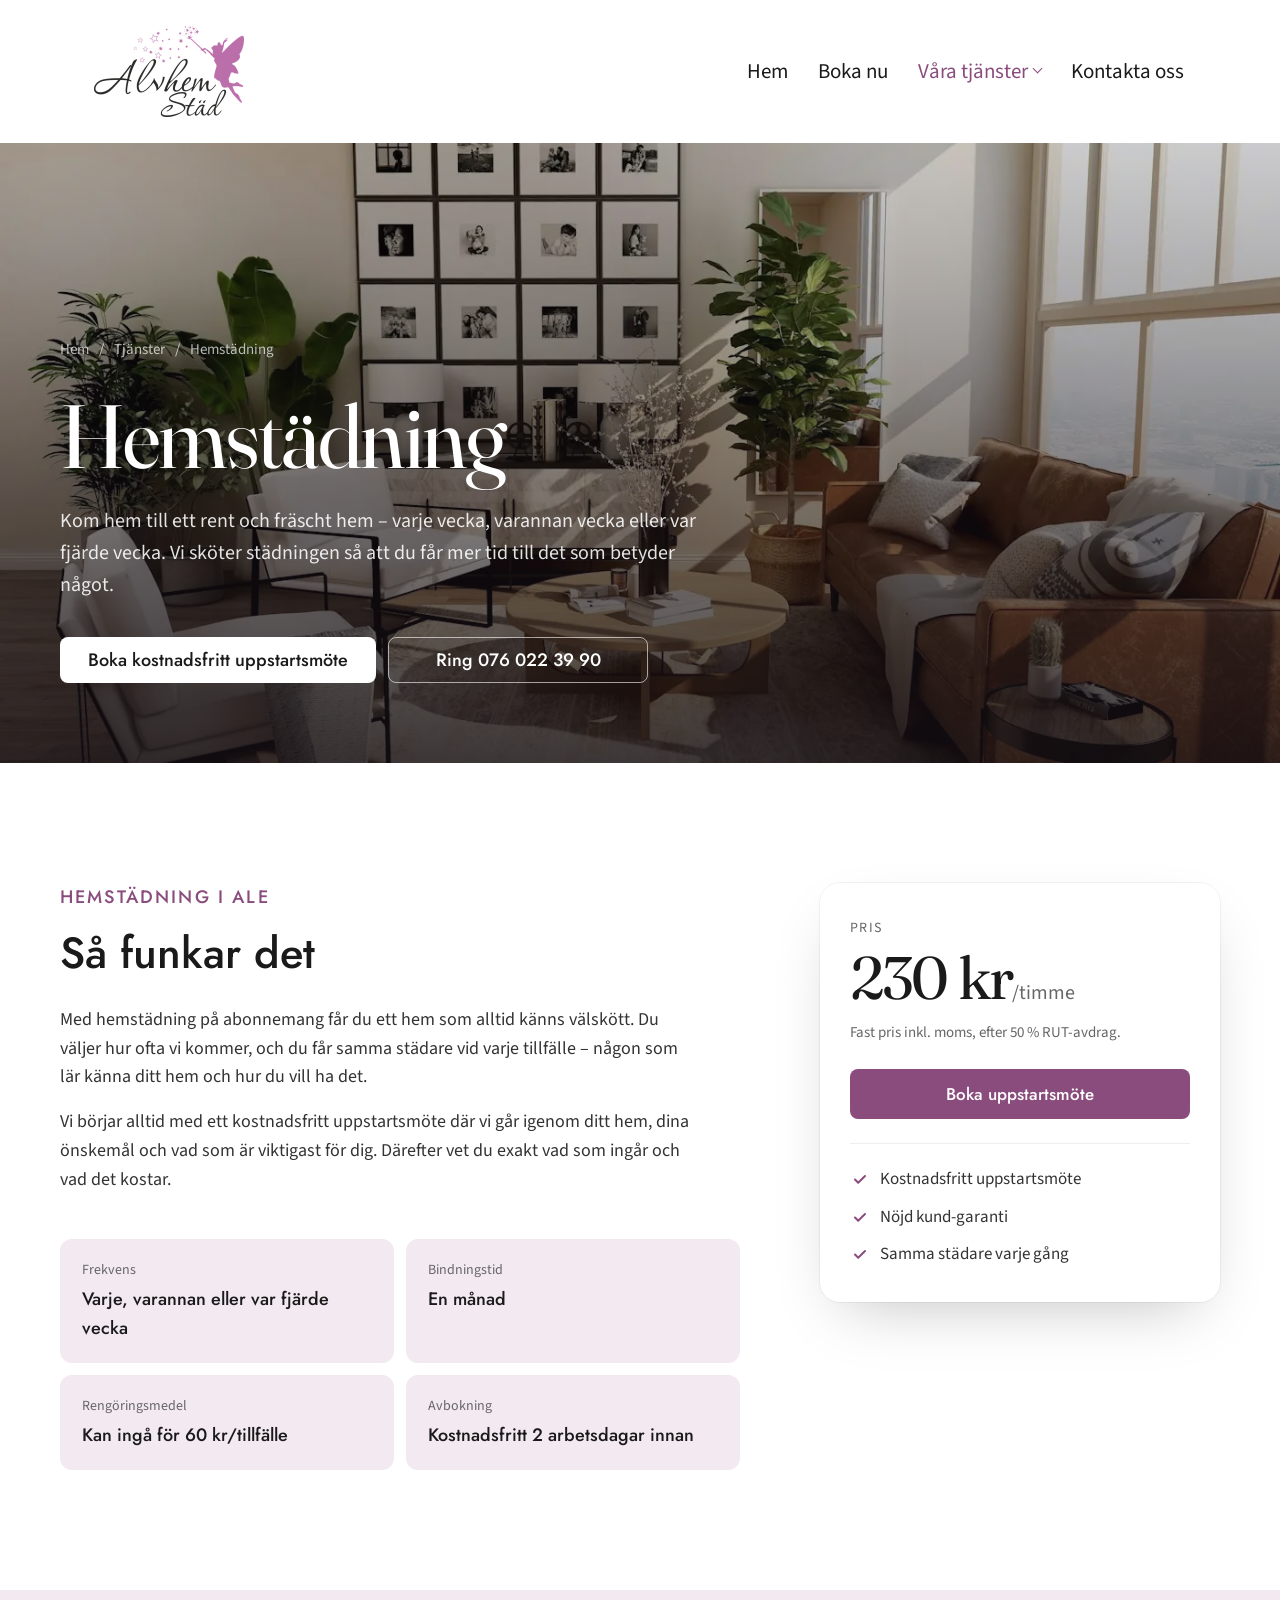
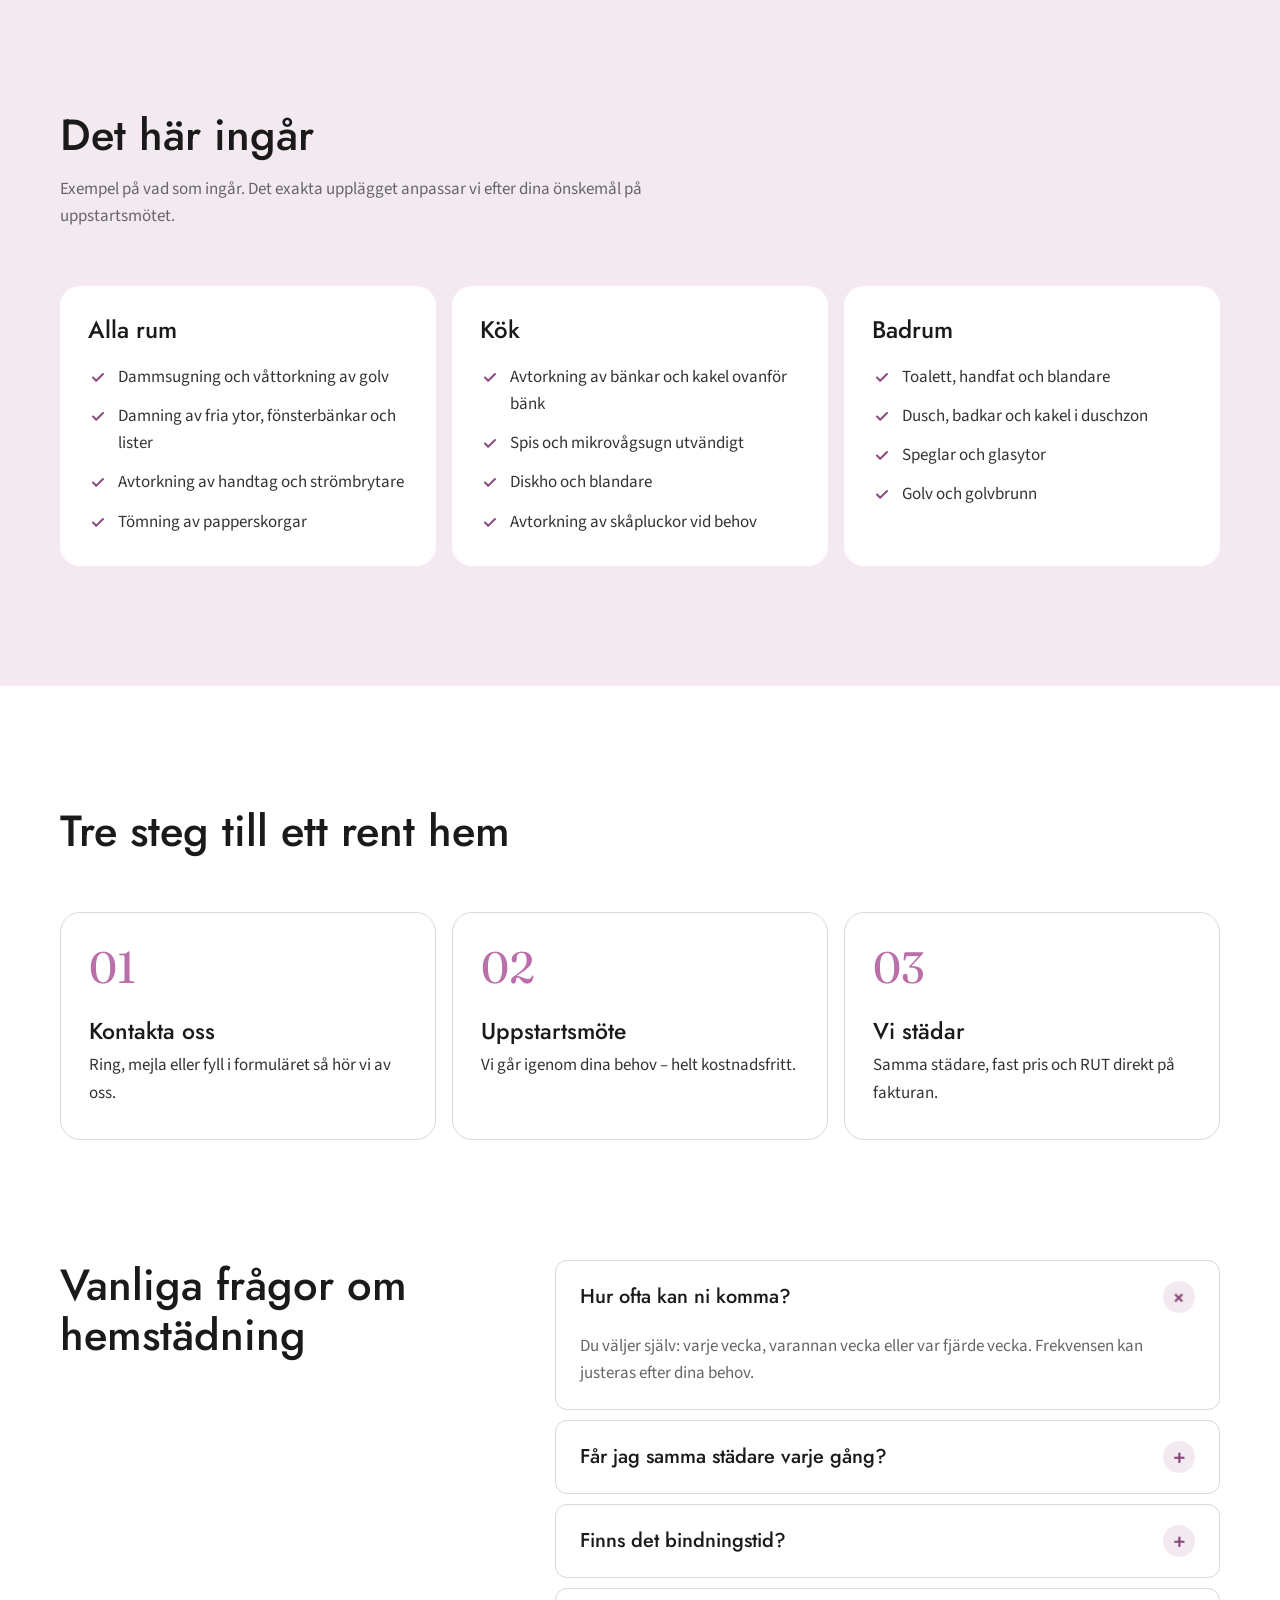
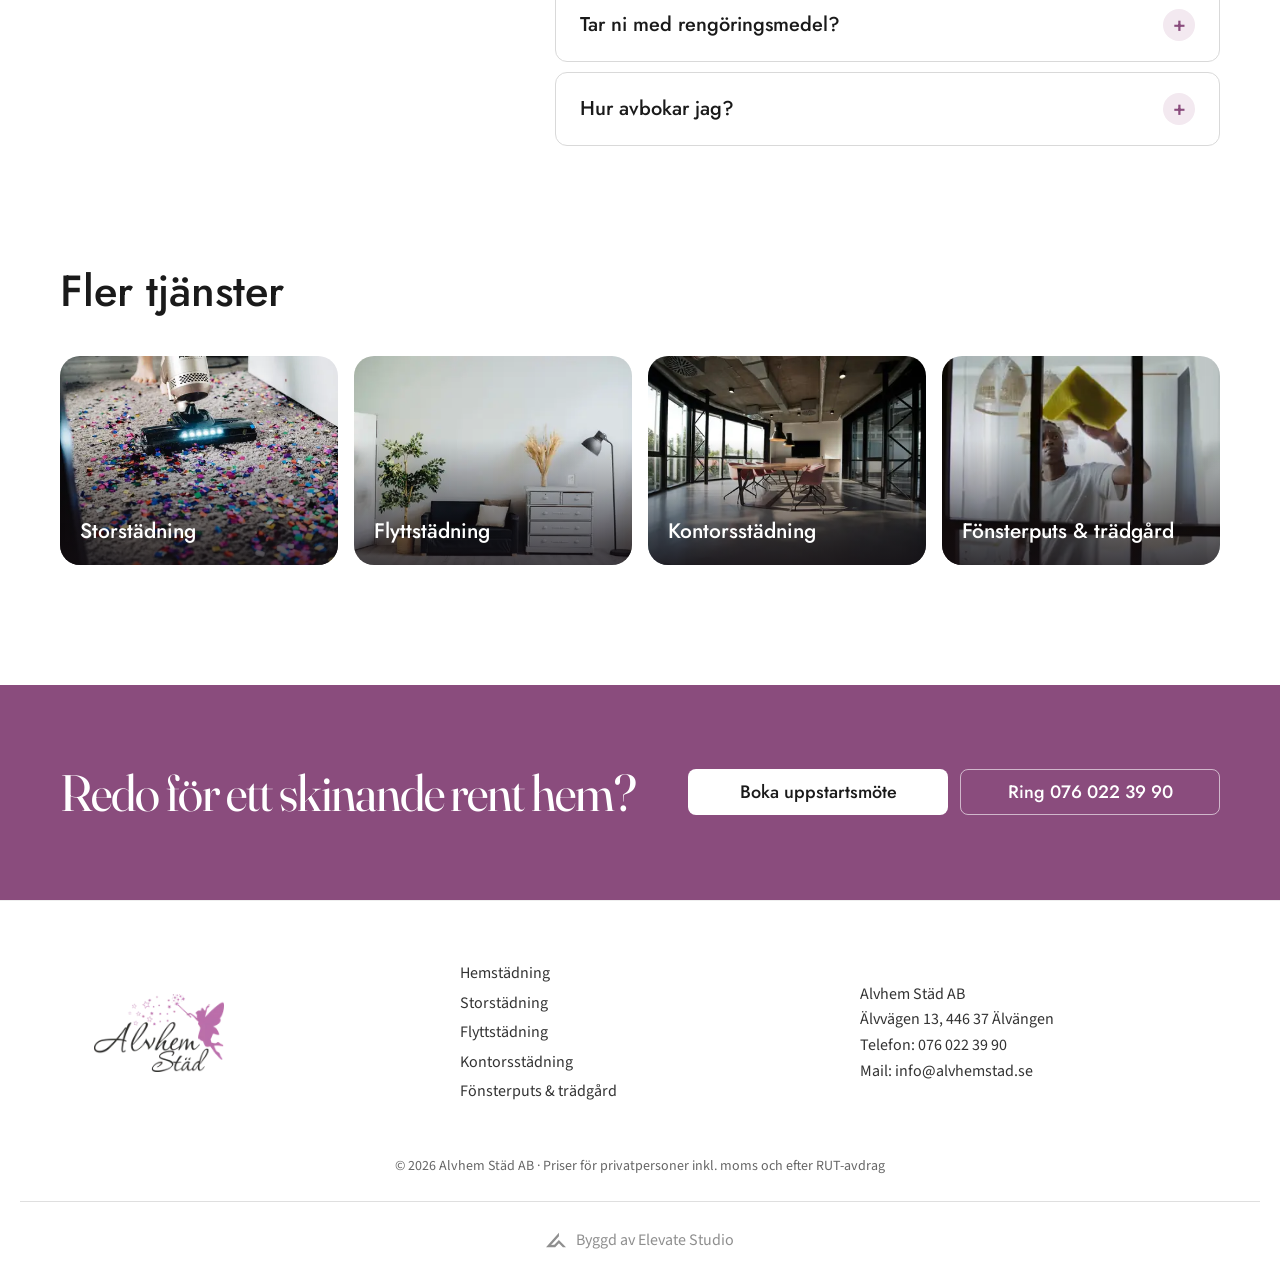
<file: hemstadning.html>
<!doctype html>
<html lang="sv">
<head>
  <meta charset="utf-8">
  <meta name="viewport" content="width=device-width, initial-scale=1">
  <title>Hemstädning i Ale – fast pris och samma städare varje gång</title>
  <meta name="description" content="Regelbunden hemstädning på abonnemang i Ale. 230 kr/h inkl. moms efter RUT, samma städare vid alla tillfällen och nöjd kund-garanti.">
  <meta name="robots" content="index, follow, max-image-preview:large">
  <link rel="canonical" href="https://www.alvhemstad.se/hemstadning.html">
  <meta name="theme-color" content="#8a4c7d">
  <meta name="geo.region" content="SE-O">
  <meta name="geo.placename" content="Älvängen">
  <meta property="og:type" content="website">
  <meta property="og:locale" content="sv_SE">
  <meta property="og:site_name" content="Alvhem Städ">
  <meta property="og:title" content="Hemstädning i Ale – fast pris och samma städare varje gång">
  <meta property="og:description" content="Regelbunden hemstädning på abonnemang i Ale. 230 kr/h inkl. moms efter RUT, samma städare vid alla tillfällen och nöjd kund-garanti.">
  <meta property="og:url" content="https://www.alvhemstad.se/hemstadning.html">
  <meta property="og:image" content="https://www.alvhemstad.se/assets/img/hem.jpg">
  <meta name="twitter:card" content="summary_large_image">
  <link rel="icon" href="assets/img/favicon-32.png" sizes="32x32" type="image/png">
  <link rel="apple-touch-icon" href="assets/img/apple-touch-icon.png">
  <link rel="preload" href="assets/fonts/fraunces-var-normal.woff2" as="font" type="font/woff2" crossorigin>
  <link rel="preload" href="assets/fonts/source-sans-3-latin-400-normal.woff2" as="font" type="font/woff2" crossorigin>
  <link rel="preload" as="image" imagesrcset="assets/img/hem-480.webp 480w, assets/img/hem-800.webp 800w, assets/img/hem-1200.webp 1200w, assets/img/hem-1400.webp 1400w" imagesizes="100vw" fetchpriority="high">
  <style>@font-face{font-family:"Fraunces";font-style:normal;font-weight:400;font-display:swap;src:url("assets/fonts/fraunces-var-normal.woff2") format("woff2-variations"),url("assets/fonts/fraunces-var-normal.woff2") format("woff2")}@font-face{font-family:"Fraunces";font-style:italic;font-weight:400;font-display:swap;src:url("assets/fonts/fraunces-var-italic.woff2") format("woff2-variations"),url("assets/fonts/fraunces-var-italic.woff2") format("woff2")}@font-face{font-family:"Jost";font-style:normal;font-weight:500;font-display:swap;src:url("assets/fonts/jost-latin-500-normal.woff2") format("woff2")}@font-face{font-family:"Jost";font-style:normal;font-weight:600;font-display:swap;src:url("assets/fonts/jost-latin-600-normal.woff2") format("woff2")}@font-face{font-family:"Source Sans 3";font-style:normal;font-weight:400;font-display:swap;src:url("assets/fonts/source-sans-3-latin-400-normal.woff2") format("woff2")}@font-face{font-family:"Source Sans 3";font-style:normal;font-weight:600;font-display:swap;src:url("assets/fonts/source-sans-3-latin-600-normal.woff2") format("woff2")}:root{--white:#ffffff;--ink:#1a1a1a;--text:#333333;--muted:#666666;--brand:#8a4c7d;--brand-dark:#6e3a63;--brand-light:#ba6faa;--tint:#f3e9f0;--line:#d9d9d9;--radius:12px;--radius-lg:20px;--maxw:1200px;--gutter:20px;--font-head:"Jost",system-ui,sans-serif;--font-display:"Fraunces",Georgia,serif;--font-body:"Source Sans 3",system-ui,sans-serif}*,*::before,*::after{box-sizing:border-box}html{scroll-behavior:smooth;-webkit-text-size-adjust:100%}body{margin:0;background:var(--white);color:var(--text);font-family:var(--font-body);font-size:17px;line-height:1.6;-webkit-font-smoothing:antialiased;overflow-x:hidden}img{display:block;max-width:100%;height:auto}a{color:inherit;text-decoration:none}h1,h2,h3{font-family:var(--font-head);color:var(--ink);margin:0;font-weight:500;line-height:1.15}p{margin:0}:focus-visible{outline:2px solid var(--brand-light);outline-offset:3px}[id]{scroll-margin-top:110px}.container{width:100%;max-width:var(--maxw);margin:0 auto;padding:0 var(--gutter)}.h2{font-size:clamp(34px,3.4vw,46px)}.h2--center{text-align:center}.skip{position:absolute;left:12px;top:-60px;z-index:100;padding:10px 16px;border-radius:8px;background:var(--ink);color:var(--white);font-weight:600;transition:top .2s}.skip:focus{top:12px}.btn{display:inline-flex;align-items:center;justify-content:center;min-width:260px;height:46px;padding:0 28px;border-radius:8px;border:0;font-family:var(--font-head);font-size:18px;font-weight:500;cursor:pointer;transition:background-color .2s,color .2s,transform .2s}.btn:hover{transform:translateY(-1px)}.btn--white{background:var(--white);color:var(--ink)}.btn--white:hover{background:var(--tint)}.btn--brand{background:var(--brand);color:var(--white);min-width:210px;height:40px;font-size:16px}.btn--brand:hover{background:var(--brand-dark)}.btn--block{width:100%}.header{position:sticky;top:0;z-index:50;background:var(--white);transition:box-shadow .2s}.header.is-scrolled{box-shadow:0 2px 16px rgba(0,0,0,.08)}.header__inner{max-width:var(--maxw);margin:0 auto;padding:0 var(--gutter);height:143px;display:flex;align-items:center;justify-content:space-between;transition:height .25s}.header.is-scrolled .header__inner{height:96px}.header__logo{display:block;position:relative;margin-left:34px}.header__logo .logo-light{position:absolute;inset:0;opacity:0;transition:opacity .25s}.header__logo .logo-dark{transition:opacity .25s}.header__logo img{width:150px;height:auto;transition:width .25s}.header.is-scrolled .header__logo img{width:116px}.header__nav{display:flex;gap:30px;margin-right:36px}.header__nav a{font-family:var(--font-body);font-size:21px;color:var(--ink);transition:color .2s}.header__nav a:hover,.header__nav a.is-active{color:var(--brand)}.header__toggle{display:none;width:44px;height:44px;border:0;background:none;cursor:pointer;position:relative}.header__toggle span{position:absolute;left:10px;right:10px;height:2px;background:var(--ink);transition:transform .25s,opacity .25s}.header__toggle span:nth-child(1){top:14px}.header__toggle span:nth-child(2){top:21px}.header__toggle span:nth-child(3){top:28px}.header.is-open .header__toggle span:nth-child(1){transform:translateY(7px) rotate(45deg)}.header.is-open .header__toggle span:nth-child(2){opacity:0}.header.is-open .header__toggle span:nth-child(3){transform:translateY(-7px) rotate(-45deg)}.header__mobile{display:grid;padding:8px var(--gutter) 20px;border-top:1px solid var(--line);background:var(--white)}.header__mobile[hidden]{display:none}.header__mobile a{padding:12px 0;font-size:20px;color:var(--ink);border-bottom:1px solid #eee}.has-hero .header{position:fixed;left:0;right:0;background:transparent}.has-hero .header.is-scrolled,.has-hero .header.is-open{background:var(--white)}.has-hero .header:not(.is-scrolled):not(.is-open) .logo-dark{opacity:0}.has-hero .header:not(.is-scrolled):not(.is-open) .logo-light{opacity:1}.has-hero .header:not(.is-scrolled):not(.is-open) .header__nav>a,.has-hero .header:not(.is-scrolled):not(.is-open) .dropdown__toggle{color:var(--white)}.has-hero .header:not(.is-scrolled):not(.is-open) .header__nav>a:hover,.has-hero .header:not(.is-scrolled):not(.is-open) .dropdown:hover .dropdown__toggle{color:#e7c3df}.has-hero .header:not(.is-scrolled):not(.is-open) .header__toggle span{background:var(--white)}.has-hero .hero::before{content:"";position:absolute;inset:0 0 auto;height:220px;z-index:-1;background:linear-gradient(180deg,rgba(20,14,19,.55),transparent);pointer-events:none}.has-hero .hero__content{padding-top:150px}.hero{position:relative;height:100vh;height:100svh;min-height:620px;display:flex;align-items:center;color:var(--white);overflow:hidden;isolation:isolate}.hero__videos{position:absolute;inset:0;z-index:-2;background:#2a2428}.hero__poster,.hero__bg{position:absolute;inset:0;width:100%;height:100%;object-fit:cover;object-position:50% 50%}.hero__bg{opacity:0;transition:opacity 1.2s ease}.hero__bg.is-active{opacity:1}.hero::after{content:"";position:absolute;inset:0;z-index:-1;background:linear-gradient(90deg,rgba(20,14,19,.72) 0%,rgba(20,14,19,.45) 55%,rgba(20,14,19,.25) 100%)}.hero__content{padding-top:60px;padding-bottom:60px}.hero__title{color:var(--white);font-size:clamp(48px,7vw,104px);line-height:1.02;max-width:900px}.hero__lead{margin-top:48px;max-width:790px;font-size:21px;line-height:1.6;color:var(--white)}.hero .btn{margin-top:56px}.about{position:relative;padding:130px 0 150px;overflow:hidden}.about__art{position:absolute;left:-20px;top:50%;transform:translateY(-50%);width:360px;height:auto;color:var(--brand-light);opacity:.55}.about__grid{display:grid;grid-template-columns:360px 1fr}.about__text{max-width:860px}.about__text .h2{margin-bottom:36px}.about__text p{font-size:17px;margin-bottom:14px}.about__text .btn{margin-top:26px}.display{font-family:var(--font-display);font-weight:400;letter-spacing:-0.02em;font-variation-settings:"opsz" 144}.display em{font-style:italic;color:var(--brand-light)}.hero .display em{color:#e7c3df}.display--sm{font-size:clamp(34px,4vw,56px);line-height:1.08}.kicker{font-family:var(--font-head);font-size:15px;font-weight:500;letter-spacing:.12em;text-transform:uppercase;color:var(--brand);margin-bottom:18px}.kicker--light{color:#e7c3df}.why{background:#2b1a27;color:rgba(255,255,255,.78);padding:140px 0;position:relative;overflow:hidden}.why::before{content:"";position:absolute;width:700px;height:700px;right:-200px;top:-260px;border-radius:50%;background:radial-gradient(circle,rgba(186,111,170,.28),transparent 65%);pointer-events:none}.why__grid{position:relative;display:grid;grid-template-columns:0.9fr 1.1fr;gap:64px 80px;align-items:start}.why .display{color:var(--white)}.why__lead{margin-top:28px;font-size:18px;max-width:440px}.why__seal{width:200px;margin-top:44px}.why__stats{display:grid;grid-template-columns:1fr 1fr;gap:16px}.stat{background:rgba(255,255,255,.05);border:1px solid rgba(255,255,255,.1);border-radius:var(--radius-lg);padding:30px 28px 32px;transition:background-color .25s,transform .25s}.stat:hover{background:rgba(255,255,255,.08);transform:translateY(-3px)}.stat__num{font-family:var(--font-display);font-size:64px;line-height:1;color:var(--white);letter-spacing:-0.03em}.stat__num small{font-size:26px;color:#e7c3df;letter-spacing:0}.stat h3{color:var(--white);font-size:21px;margin:22px 0 8px}.stat p:last-child{font-size:16px}.why__promises{grid-column:1 / -1;list-style:none;margin:0;padding:32px 0 0;border-top:1px solid rgba(255,255,255,.12);display:flex;flex-wrap:wrap;gap:16px 48px}.why__promises li{display:flex;align-items:center;gap:12px;font-family:var(--font-head);font-size:18px;color:var(--white)}.why__promises svg{width:24px;height:24px;color:#e7c3df;flex:none}.services{padding:120px 0 140px}.services__lead{text-align:center;margin-top:16px;color:var(--muted)}.services__grid{margin-top:64px;display:grid;grid-template-columns:repeat(4,1fr);gap:24px}.card{position:relative;transition:transform .25s,box-shadow .25s;border:1px solid var(--line);border-radius:var(--radius-lg);overflow:hidden;background:var(--white);display:flex;flex-direction:column}.card img{aspect-ratio:4 / 3;object-fit:cover;width:100%}.card__body{padding:22px 22px 26px;display:flex;flex-direction:column;gap:10px;flex:1}.card h3{font-size:24px}.card:hover{transform:translateY(-4px);box-shadow:0 18px 40px -20px rgba(0,0,0,.25)}.card__link::after{content:"";position:absolute;inset:0}.card__more{font-family:var(--font-head);font-weight:500;color:var(--brand);font-size:15px}.services__extra a{color:var(--brand)}.card__body>p{font-size:16px}.card__price{margin-top:auto;padding-top:8px;font-family:var(--font-head);font-size:24px;font-weight:600;color:var(--brand)}.card__note{font-size:14px !important;color:var(--muted)}.services__extra{margin-top:56px;text-align:center;font-size:20px;font-family:var(--font-head);color:var(--ink)}.terms{list-style:none;margin:28px auto 0;padding:0;max-width:760px;display:grid;gap:6px;text-align:center;font-size:15px;color:var(--muted)}.contact{position:relative;padding:0 0 160px}.contact__panel{position:absolute;right:0;top:0;width:40%;height:calc(100% - 80px);background:var(--brand);border-radius:var(--radius-lg) 0 0 var(--radius-lg);overflow:hidden}.contact__panel::before{content:"";position:absolute;inset:0;background-image:radial-gradient(circle at 1px 1px,rgba(255,255,255,.18) 1.2px,transparent 0);background-size:22px 22px}.contact__grid{position:relative;display:grid;grid-template-columns:1fr 440px;gap:60px;padding-top:70px;align-items:start}.contact__kicker{font-family:var(--font-head);font-size:24px;color:var(--brand);margin-bottom:14px}.contact__lead{margin-top:30px;max-width:460px}.contact__details{margin-top:80px;display:flex;align-items:flex-start;gap:40px;flex-wrap:wrap}.contact__details p{margin-bottom:26px}.contact__details a:hover{color:var(--brand)}.contact__seal{width:220px}.form{margin-top:160px;background:var(--white);border-radius:var(--radius-lg);padding:36px 30px 30px;box-shadow:0 10px 40px rgba(0,0,0,.12);display:grid;gap:18px}.field{display:grid;gap:6px}.field label{font-size:13px;color:var(--ink)}.field input,.field select,.field textarea{width:100%;font:inherit;font-size:16px;color:var(--ink);background:var(--white);border:1px solid #b8b8b8;border-radius:4px;padding:8px 10px;min-height:40px;-webkit-appearance:none;appearance:none}.field select{background-image:linear-gradient(45deg,transparent 50%,var(--ink) 50%),linear-gradient(135deg,var(--ink) 50%,transparent 50%);background-position:calc(100% - 18px) 17px,calc(100% - 13px) 17px;background-size:5px 5px;background-repeat:no-repeat;padding-right:36px}.field textarea{resize:vertical;min-height:100px}.field input:focus,.field select:focus,.field textarea:focus{outline:none;border-color:var(--brand);box-shadow:0 0 0 3px var(--tint)}.field.is-invalid input{border-color:#c0392b}.form__status{font-size:14px;color:var(--muted);min-height:1.4em}.footer{border-top:1px solid #eee;padding:60px 0 30px}.footer__grid{display:grid;grid-template-columns:1fr 1fr 1fr;gap:40px;align-items:center}.footer__logo{width:130px;margin-left:34px}.footer p{font-size:16px}.footer a:hover{color:var(--brand)}.footer__copy{margin-top:50px;text-align:center;font-size:14px !important;color:var(--muted)}.dropdown{position:relative}.dropdown__toggle{font-family:var(--font-body);font-size:21px;color:var(--ink);display:inline-flex;align-items:center;gap:6px}.dropdown__toggle::after{content:"";width:7px;height:7px;border-right:1.5px solid currentColor;border-bottom:1.5px solid currentColor;transform:translateY(-3px) rotate(45deg);transition:transform .2s}.dropdown__toggle.is-active,.dropdown:hover .dropdown__toggle{color:var(--brand)}.dropdown__menu{position:absolute;top:calc(100% + 14px);left:50%;transform:translate(-50%,8px);min-width:260px;padding:10px;background:var(--white);border-radius:14px;box-shadow:0 20px 50px -12px rgba(0,0,0,.22),0 0 0 1px rgba(0,0,0,.04);display:grid;opacity:0;visibility:hidden;transition:opacity .2s,transform .2s,visibility .2s}.dropdown__menu::before{content:"";position:absolute;left:0;right:0;top:-16px;height:16px}.dropdown:hover .dropdown__menu,.dropdown:focus-within .dropdown__menu{opacity:1;visibility:visible;transform:translate(-50%,0)}.dropdown__menu a{font-size:17px !important;padding:10px 14px;border-radius:8px}.dropdown__menu a:hover,.dropdown__menu a[aria-current]{background:var(--tint);color:var(--brand)}.header__mobile a.sub{padding-left:18px;font-size:17px;color:var(--muted)}.btn--outline{background:transparent;color:var(--white);border:1px solid rgba(255,255,255,.6)}.btn--outline:hover{border-color:var(--white);background:rgba(255,255,255,.08)}.page-hero{position:relative;min-height:620px;display:flex;align-items:flex-end;color:var(--white);isolation:isolate;overflow:hidden}.page-hero__bg{position:absolute;inset:0;width:100%;height:100%;object-fit:cover;z-index:-2}.page-hero::after{content:"";position:absolute;inset:0;z-index:-1;background:linear-gradient(0deg,rgba(20,14,19,.82) 0%,rgba(20,14,19,.45) 55%,rgba(20,14,19,.2) 100%)}.page-hero__content{padding-top:120px;padding-bottom:80px}.page-hero .display{color:var(--white);font-size:clamp(48px,7vw,96px);line-height:1.02}.page-hero__lead{margin-top:24px;max-width:640px;font-size:20px;color:rgba(255,255,255,.88)}.page-hero__actions{margin-top:36px;display:flex;flex-wrap:wrap;gap:12px}.crumbs{display:flex;gap:10px;flex-wrap:wrap;font-size:15px;color:rgba(255,255,255,.7);margin-bottom:28px}.crumbs a:hover{color:var(--white)}.svc-intro{padding:120px 0}.svc-intro__grid{display:grid;grid-template-columns:1fr 400px;gap:80px;align-items:start}.svc-intro__text .h2{margin-bottom:28px}.svc-intro__text>p{font-size:18px;margin-bottom:16px;max-width:640px}.facts{margin:44px 0 0;display:grid;grid-template-columns:1fr 1fr;gap:12px}.facts div{padding:20px 22px;border-radius:var(--radius);background:var(--tint)}.facts dt{font-size:14px;color:var(--muted)}.facts dd{margin:4px 0 0;font-family:var(--font-head);font-size:18px;font-weight:500;color:var(--ink)}.price-card{position:sticky;top:120px;padding:34px 30px;border-radius:var(--radius-lg);background:var(--white);box-shadow:0 24px 60px -24px rgba(0,0,0,.25),0 0 0 1px rgba(0,0,0,.05)}.price-card__label{font-size:14px;letter-spacing:.1em;text-transform:uppercase;color:var(--muted)}.price-card__price{margin-top:8px;font-family:var(--font-display);font-size:60px;line-height:1;color:var(--ink);letter-spacing:-0.03em}.price-card__price small{font-family:var(--font-body);font-size:20px;color:var(--muted);letter-spacing:0}.price-from{font-family:var(--font-body);font-size:18px;color:var(--muted);letter-spacing:0}.price-card__note{margin:14px 0 24px;font-size:15px;color:var(--muted)}.price-card .btn{height:50px;font-size:17px}.price-card__list{list-style:none;margin:24px 0 0;padding:22px 0 0;border-top:1px solid #eee;display:grid;gap:10px}.price-card__list li,.includes li{display:flex;gap:10px;align-items:flex-start}.price-card__list svg,.includes svg{width:20px;height:20px;flex:none;margin-top:3px;color:var(--brand)}.includes{background:var(--tint);padding:120px 0}.includes__lead{margin-top:16px;color:var(--muted);max-width:620px}.includes__grid{margin-top:56px;display:grid;grid-template-columns:repeat(3,1fr);gap:16px}@media (min-width:861px){.includes__grid:has(>:nth-child(2):last-child){grid-template-columns:repeat(2,1fr)}}.includes__group{background:var(--white);border-radius:var(--radius-lg);padding:30px 28px}.includes__group h3{font-size:24px;margin-bottom:20px}.includes ul{list-style:none;margin:0;padding:0;display:grid;gap:12px}.steps{padding:120px 0}.steps__list{list-style:none;margin:56px 0 0;padding:0;display:grid;grid-template-columns:repeat(3,1fr);gap:16px;counter-reset:none}.steps__list li{padding:32px 28px;border:1px solid var(--line);border-radius:var(--radius-lg)}.steps__num{font-family:var(--font-display);font-size:44px;color:var(--brand-light);line-height:1}.steps__list h3{font-size:23px;margin:26px 0 8px}.svc-faq{padding:0 0 120px}.svc-faq__grid{display:grid;grid-template-columns:1fr 1.6fr;gap:80px;align-items:start}.faq{display:grid;gap:10px}.faq__item{border:1px solid var(--line);border-radius:var(--radius);padding:0 24px}.faq__item summary{list-style:none;cursor:pointer;display:flex;justify-content:space-between;align-items:center;gap:20px;padding:20px 0;font-family:var(--font-head);font-size:20px;font-weight:500;color:var(--ink)}.faq__item summary::-webkit-details-marker{display:none}.faq__item summary::after{content:"+";flex:none;width:32px;height:32px;border-radius:50%;background:var(--tint);color:var(--brand);display:grid;place-items:center;font-size:20px;transition:transform .25s}.faq__item[open] summary::after{transform:rotate(45deg)}.faq__item p{padding:0 0 22px;color:var(--muted)}.others{padding:0 0 120px}.others__grid{margin-top:40px;display:grid;grid-template-columns:repeat(4,1fr);gap:16px}.other{position:relative;display:block;border-radius:var(--radius-lg);overflow:hidden;aspect-ratio:4 / 3;isolation:isolate}.other img{position:absolute;inset:0;width:100%;height:100%;object-fit:cover;z-index:-2;transition:transform .6s}.other::after{content:"";position:absolute;inset:0;z-index:-1;background:linear-gradient(0deg,rgba(20,14,19,.75),rgba(20,14,19,0) 60%)}.other span{position:absolute;left:20px;bottom:16px;color:var(--white);font-family:var(--font-head);font-size:21px;font-weight:500}.other:hover img{transform:scale(1.05)}.cta-band{background:var(--brand);color:var(--white);padding:80px 0}.cta-band__inner{display:flex;align-items:center;justify-content:space-between;gap:32px}.cta-band .display{color:var(--white);max-width:620px}.cta-band__actions{display:flex;flex-wrap:wrap;gap:12px}.footer__links{display:grid;gap:4px}.footer address{font-style:normal;font-size:16px}.home-faq{padding:0 0 140px}.footer__links a{font-size:16px}@media (prefers-reduced-motion:reduce){html{scroll-behavior:auto}*,*::before,*::after{transition:none !important}}@media (max-width:1080px){.services__grid{grid-template-columns:repeat(2,1fr)}.why__grid{grid-template-columns:1fr}.svc-intro__grid{grid-template-columns:1fr}.price-card{position:static;max-width:520px}.about__grid{grid-template-columns:220px 1fr}.about__art{width:240px}.contact__grid{grid-template-columns:1fr}.contact__panel{width:100%;top:auto;bottom:0;height:420px;border-radius:0}.form{margin-top:0;max-width:560px;width:100%;justify-self:center}}@media (max-width:860px){.header__nav{display:none}.header__toggle{display:block}.header__inner,.header.is-scrolled .header__inner{height:84px}.header__logo{margin-left:0}.header__logo img,.header.is-scrolled .header__logo img{width:110px}.hero{min-height:calc(100svh - 84px)}.hero__lead{margin-top:36px;font-size:18px}.hero .btn{margin-top:36px}.about{padding:80px 0}.about__art{left:auto;right:-60px;top:40px;transform:none;width:200px;opacity:.3}.about__grid{grid-template-columns:1fr}.why{padding:80px 0}.why__seal{width:160px;margin-top:28px}.page-hero{min-height:520px}.svc-intro,.includes,.steps,.svc-faq,.others{padding:72px 0}.includes__grid,.steps__list{grid-template-columns:1fr}.svc-faq__grid{grid-template-columns:1fr;gap:28px}.others__grid{grid-template-columns:1fr 1fr}.cta-band__inner{flex-direction:column;align-items:flex-start}.services{padding:80px 0}.contact{padding-bottom:80px}.contact__grid{padding-top:40px}.contact__details{margin-top:40px}.footer__grid{grid-template-columns:1fr;text-align:center;gap:20px}.footer__logo{margin:0 auto}}@media (max-width:560px){.services__grid{grid-template-columns:1fr}.why__stats{grid-template-columns:1fr}.stat__num{font-size:52px}.facts{grid-template-columns:1fr}.others__grid{grid-template-columns:1fr}.faq__item summary{font-size:18px}.btn{min-width:0;width:100%}.hero__title{font-size:clamp(46px,14vw,60px)}.form{padding:26px 20px}}</style>
  <script type="application/ld+json">{"@context":"https://schema.org","@type":"HouseCleaningService","@id":"https://www.alvhemstad.se/#foretag","name":"Alvhem Städ AB","alternateName":"Alvhem Städ","description":"Städfirma i Älvängen, Ale kommun. Hemstädning, storstädning, flyttstädning, kontorsstädning, fönsterputsning och trädgårdsarbete med fasta priser och 50 % RUT-avdrag direkt på fakturan.","url":"https://www.alvhemstad.se/","logo":"https://www.alvhemstad.se/assets/img/logo.png","image":"https://www.alvhemstad.se/assets/img/hero-fonster-poster.jpg","telephone":"+46760223990","email":"info@alvhemstad.se","priceRange":"230–350 kr/h","currenciesAccepted":"SEK","address":{"@type":"PostalAddress","streetAddress":"Älvvägen 13","postalCode":"446 37","addressLocality":"Älvängen","addressRegion":"Västra Götalands län","addressCountry":"SE"},"areaServed":[{"@type":"City","name":"Älvängen"},{"@type":"AdministrativeArea","name":"Ale kommun"}],"hasMap":"https://www.google.com/maps/dir//%C3%84lvv%C3%A4gen+13,+44637+%C3%84lv%C3%A4ngen","award":"Certifierad kvalitetspartner 2024","knowsLanguage":"sv","hasOfferCatalog":{"@type":"OfferCatalog","name":"Städtjänster","itemListElement":[{"@type":"Offer","itemOffered":{"@type":"Service","name":"Hemstädning","url":"https://www.alvhemstad.se/hemstadning.html"}},{"@type":"Offer","itemOffered":{"@type":"Service","name":"Storstädning","url":"https://www.alvhemstad.se/storstadning.html"}},{"@type":"Offer","itemOffered":{"@type":"Service","name":"Flyttstädning","url":"https://www.alvhemstad.se/flyttstadning.html"}},{"@type":"Offer","itemOffered":{"@type":"Service","name":"Kontorsstädning","url":"https://www.alvhemstad.se/kontorsstadning.html"}},{"@type":"Offer","itemOffered":{"@type":"Service","name":"Fönsterputs & trädgård","url":"https://www.alvhemstad.se/fonsterputsning-tradgard.html"}}]}}</script>
  <script type="application/ld+json">{"@context":"https://schema.org","@type":"Service","name":"Hemstädning","serviceType":"Hemstädning","description":"Regelbunden hemstädning på abonnemang i Ale. 230 kr/h inkl. moms efter RUT, samma städare vid alla tillfällen och nöjd kund-garanti.","url":"https://www.alvhemstad.se/hemstadning.html","image":"https://www.alvhemstad.se/assets/img/hem-1200.webp","provider":{"@id":"https://www.alvhemstad.se/#foretag"},"areaServed":[{"@type":"City","name":"Älvängen"},{"@type":"AdministrativeArea","name":"Ale kommun"}],"offers":{"@type":"Offer","priceCurrency":"SEK","price":"230","priceSpecification":{"@type":"UnitPriceSpecification","price":"230","priceCurrency":"SEK","description":"Fast pris inkl. moms, efter 50 % RUT-avdrag.","unitCode":"HUR"}}}</script>
  <script type="application/ld+json">{"@context":"https://schema.org","@type":"BreadcrumbList","itemListElement":[{"@type":"ListItem","position":1,"name":"Hem","item":"https://www.alvhemstad.se/"},{"@type":"ListItem","position":2,"name":"Tjänster","item":"https://www.alvhemstad.se/#tjanster"},{"@type":"ListItem","position":3,"name":"Hemstädning","item":"https://www.alvhemstad.se/hemstadning.html"}]}</script>
  <script type="application/ld+json">{"@context":"https://schema.org","@type":"FAQPage","mainEntity":[{"@type":"Question","name":"Hur ofta kan ni komma?","acceptedAnswer":{"@type":"Answer","text":"Du väljer själv: varje vecka, varannan vecka eller var fjärde vecka. Frekvensen kan justeras efter dina behov."}},{"@type":"Question","name":"Får jag samma städare varje gång?","acceptedAnswer":{"@type":"Answer","text":"Ja. Du får samma städare vid alla städtillfällen."}},{"@type":"Question","name":"Finns det bindningstid?","acceptedAnswer":{"@type":"Answer","text":"Hemstädning på abonnemang har en månads bindningstid."}},{"@type":"Question","name":"Tar ni med rengöringsmedel?","acceptedAnswer":{"@type":"Answer","text":"Ja, om du vill. Då debiteras 60 kr inklusive moms per städtillfälle."}},{"@type":"Question","name":"Hur avbokar jag?","acceptedAnswer":{"@type":"Answer","text":"Du kan avboka ett städtillfälle kostnadsfritt senast 2 arbetsdagar i förväg."}}]}</script>
</head>
<body>

<a class="skip" href="#main">Hoppa till innehållet</a>

<header class="header" id="header">
  <div class="header__inner">
    <a href="index.html" class="header__logo" aria-label="Alvhem Städ – till startsidan">
      <img src="assets/img/logo-300.webp" alt="Alvhem Städ" class="logo-dark" width="300" height="182">
      <img src="assets/img/logo-light-300.webp" alt="" class="logo-light" width="300" height="182">
    </a>
    <nav class="header__nav" aria-label="Huvudmeny">
      <a href="index.html">Hem</a>
      <a href="index.html#kontakt">Boka nu</a>
      <div class="dropdown">
        <a href="index.html#tjanster" class="dropdown__toggle is-active">Våra tjänster</a>
        <div class="dropdown__menu">
          <a href="hemstadning.html" aria-current="page">Hemstädning</a>
          <a href="storstadning.html">Storstädning</a>
          <a href="flyttstadning.html">Flyttstädning</a>
          <a href="kontorsstadning.html">Kontorsstädning</a>
          <a href="fonsterputsning-tradgard.html">Fönsterputs &amp; trädgård</a>
        </div>
      </div>
      <a href="index.html#kontakt">Kontakta oss</a>
    </nav>
    <button class="header__toggle" id="navToggle" aria-label="Öppna meny" aria-expanded="false" aria-controls="mobileMenu">
      <span></span><span></span><span></span>
    </button>
  </div>
  <nav class="header__mobile" id="mobileMenu" aria-label="Mobilmeny" hidden>
    <a href="index.html">Hem</a>
    <a href="index.html#kontakt">Boka nu</a>
    <a href="index.html#tjanster">Våra tjänster</a>
    <a href="hemstadning.html" class="sub">Hemstädning</a>
    <a href="storstadning.html" class="sub">Storstädning</a>
    <a href="flyttstadning.html" class="sub">Flyttstädning</a>
    <a href="kontorsstadning.html" class="sub">Kontorsstädning</a>
    <a href="fonsterputsning-tradgard.html" class="sub">Fönsterputs &amp; trädgård</a>
    <a href="index.html#kontakt">Kontakta oss</a>
  </nav>
</header>

<main id="main">

  <section class="page-hero">
    <img class="page-hero__bg" src="assets/img/hem-1200.webp" srcset="assets/img/hem-480.webp 480w, assets/img/hem-800.webp 800w, assets/img/hem-1200.webp 1200w, assets/img/hem-1400.webp 1400w" sizes="100vw" alt="Välstädat vardagsrum i dagsljus" width="1200" height="900" fetchpriority="high" decoding="async">
    <div class="container page-hero__content">
      <nav class="crumbs" aria-label="Brödsmulor"><a href="index.html">Hem</a><span aria-hidden="true">/</span><a href="index.html#tjanster">Tjänster</a><span aria-hidden="true">/</span><span aria-current="page">Hemstädning</span></nav>
      <h1 class="display">Hemstädning</h1>
      <p class="page-hero__lead">Kom hem till ett rent och fräscht hem – varje vecka, varannan vecka eller var fjärde vecka. Vi sköter städningen så att du får mer tid till det som betyder något.</p>
      <div class="page-hero__actions">
        <a href="index.html?tjanst=Hemstädning#kontakt" class="btn btn--white">Boka kostnadsfritt uppstartsmöte</a>
        <a href="tel:+46760223990" class="btn btn--outline">Ring 076 022 39 90</a>
      </div>
    </div>
  </section>

  <section class="svc-intro">
    <div class="container svc-intro__grid">
      <div class="svc-intro__text">
        <p class="kicker">Hemstädning i Ale</p>
        <h2 class="h2">Så funkar det</h2>
          <p>Med hemstädning på abonnemang får du ett hem som alltid känns välskött. Du väljer hur ofta vi kommer, och du får samma städare vid varje tillfälle – någon som lär känna ditt hem och hur du vill ha det.</p>
          <p>Vi börjar alltid med ett kostnadsfritt uppstartsmöte där vi går igenom ditt hem, dina önskemål och vad som är viktigast för dig. Därefter vet du exakt vad som ingår och vad det kostar.</p>
        <dl class="facts">
            <div><dt>Frekvens</dt><dd>Varje, varannan eller var fjärde vecka</dd></div>
            <div><dt>Bindningstid</dt><dd>En månad</dd></div>
            <div><dt>Rengöringsmedel</dt><dd>Kan ingå för 60 kr/tillfälle</dd></div>
            <div><dt>Avbokning</dt><dd>Kostnadsfritt 2 arbetsdagar innan</dd></div>
        </dl>
      </div>
      <aside class="price-card" aria-label="Pris">
        <p class="price-card__label">Pris</p>
        <p class="price-card__price">230 kr<small>/timme</small></p>
        <p class="price-card__note">Fast pris inkl. moms, efter 50 % RUT-avdrag.</p>
        <a href="index.html?tjanst=Hemstädning#kontakt" class="btn btn--brand btn--block">Boka uppstartsmöte</a>
        <ul class="price-card__list">
          <li><svg viewBox="0 0 20 20" aria-hidden="true"><path d="M5 10.5l3.2 3.2L15 7" fill="none" stroke="currentColor" stroke-width="2" stroke-linecap="round" stroke-linejoin="round"/></svg><span>Kostnadsfritt uppstartsmöte</span></li>
          <li><svg viewBox="0 0 20 20" aria-hidden="true"><path d="M5 10.5l3.2 3.2L15 7" fill="none" stroke="currentColor" stroke-width="2" stroke-linecap="round" stroke-linejoin="round"/></svg><span>Nöjd kund-garanti</span></li>
          <li><svg viewBox="0 0 20 20" aria-hidden="true"><path d="M5 10.5l3.2 3.2L15 7" fill="none" stroke="currentColor" stroke-width="2" stroke-linecap="round" stroke-linejoin="round"/></svg><span>Samma städare varje gång</span></li>
        </ul>
      </aside>
    </div>
  </section>

  <section class="includes">
    <div class="container">
      <h2 class="h2">Det här ingår</h2>
      <p class="includes__lead">Exempel på vad som ingår. Det exakta upplägget anpassar vi efter dina önskemål på uppstartsmötet.</p>
      <div class="includes__grid">
          <div class="includes__group">
            <h3>Alla rum</h3>
            <ul>
              <li><svg viewBox="0 0 20 20" aria-hidden="true"><path d="M5 10.5l3.2 3.2L15 7" fill="none" stroke="currentColor" stroke-width="2" stroke-linecap="round" stroke-linejoin="round"/></svg><span>Dammsugning och våttorkning av golv</span></li>
              <li><svg viewBox="0 0 20 20" aria-hidden="true"><path d="M5 10.5l3.2 3.2L15 7" fill="none" stroke="currentColor" stroke-width="2" stroke-linecap="round" stroke-linejoin="round"/></svg><span>Damning av fria ytor, fönsterbänkar och lister</span></li>
              <li><svg viewBox="0 0 20 20" aria-hidden="true"><path d="M5 10.5l3.2 3.2L15 7" fill="none" stroke="currentColor" stroke-width="2" stroke-linecap="round" stroke-linejoin="round"/></svg><span>Avtorkning av handtag och strömbrytare</span></li>
              <li><svg viewBox="0 0 20 20" aria-hidden="true"><path d="M5 10.5l3.2 3.2L15 7" fill="none" stroke="currentColor" stroke-width="2" stroke-linecap="round" stroke-linejoin="round"/></svg><span>Tömning av papperskorgar</span></li>
            </ul>
          </div>
          <div class="includes__group">
            <h3>Kök</h3>
            <ul>
              <li><svg viewBox="0 0 20 20" aria-hidden="true"><path d="M5 10.5l3.2 3.2L15 7" fill="none" stroke="currentColor" stroke-width="2" stroke-linecap="round" stroke-linejoin="round"/></svg><span>Avtorkning av bänkar och kakel ovanför bänk</span></li>
              <li><svg viewBox="0 0 20 20" aria-hidden="true"><path d="M5 10.5l3.2 3.2L15 7" fill="none" stroke="currentColor" stroke-width="2" stroke-linecap="round" stroke-linejoin="round"/></svg><span>Spis och mikrovågsugn utvändigt</span></li>
              <li><svg viewBox="0 0 20 20" aria-hidden="true"><path d="M5 10.5l3.2 3.2L15 7" fill="none" stroke="currentColor" stroke-width="2" stroke-linecap="round" stroke-linejoin="round"/></svg><span>Diskho och blandare</span></li>
              <li><svg viewBox="0 0 20 20" aria-hidden="true"><path d="M5 10.5l3.2 3.2L15 7" fill="none" stroke="currentColor" stroke-width="2" stroke-linecap="round" stroke-linejoin="round"/></svg><span>Avtorkning av skåpluckor vid behov</span></li>
            </ul>
          </div>
          <div class="includes__group">
            <h3>Badrum</h3>
            <ul>
              <li><svg viewBox="0 0 20 20" aria-hidden="true"><path d="M5 10.5l3.2 3.2L15 7" fill="none" stroke="currentColor" stroke-width="2" stroke-linecap="round" stroke-linejoin="round"/></svg><span>Toalett, handfat och blandare</span></li>
              <li><svg viewBox="0 0 20 20" aria-hidden="true"><path d="M5 10.5l3.2 3.2L15 7" fill="none" stroke="currentColor" stroke-width="2" stroke-linecap="round" stroke-linejoin="round"/></svg><span>Dusch, badkar och kakel i duschzon</span></li>
              <li><svg viewBox="0 0 20 20" aria-hidden="true"><path d="M5 10.5l3.2 3.2L15 7" fill="none" stroke="currentColor" stroke-width="2" stroke-linecap="round" stroke-linejoin="round"/></svg><span>Speglar och glasytor</span></li>
              <li><svg viewBox="0 0 20 20" aria-hidden="true"><path d="M5 10.5l3.2 3.2L15 7" fill="none" stroke="currentColor" stroke-width="2" stroke-linecap="round" stroke-linejoin="round"/></svg><span>Golv och golvbrunn</span></li>
            </ul>
          </div>
      </div>
    </div>
  </section>

  <section class="steps">
    <div class="container">
      <h2 class="h2">Tre steg till ett rent hem</h2>
      <ol class="steps__list">
        <li><span class="steps__num" aria-hidden="true">01</span><h3>Kontakta oss</h3><p>Ring, mejla eller fyll i formuläret så hör vi av oss.</p></li>
        <li><span class="steps__num" aria-hidden="true">02</span><h3>Uppstartsmöte</h3><p>Vi går igenom dina behov – helt kostnadsfritt.</p></li>
        <li><span class="steps__num" aria-hidden="true">03</span><h3>Vi städar</h3><p>Samma städare, fast pris och RUT direkt på fakturan.</p></li>
      </ol>
    </div>
  </section>

  <section class="svc-faq">
    <div class="container svc-faq__grid">
      <h2 class="h2">Vanliga frågor om hemstädning</h2>
      <div class="faq">
        <details class="faq__item" open>
          <summary>Hur ofta kan ni komma?</summary>
          <p>Du väljer själv: varje vecka, varannan vecka eller var fjärde vecka. Frekvensen kan justeras efter dina behov.</p>
        </details>
        <details class="faq__item">
          <summary>Får jag samma städare varje gång?</summary>
          <p>Ja. Du får samma städare vid alla städtillfällen.</p>
        </details>
        <details class="faq__item">
          <summary>Finns det bindningstid?</summary>
          <p>Hemstädning på abonnemang har en månads bindningstid.</p>
        </details>
        <details class="faq__item">
          <summary>Tar ni med rengöringsmedel?</summary>
          <p>Ja, om du vill. Då debiteras 60 kr inklusive moms per städtillfälle.</p>
        </details>
        <details class="faq__item">
          <summary>Hur avbokar jag?</summary>
          <p>Du kan avboka ett städtillfälle kostnadsfritt senast 2 arbetsdagar i förväg.</p>
        </details>
      </div>
    </div>
  </section>

  <section class="others">
    <div class="container">
      <h2 class="h2">Fler tjänster</h2>
      <div class="others__grid">
        <a class="other" href="storstadning.html">
          <img src="assets/img/stor-480.webp" srcset="assets/img/stor-480.webp 480w, assets/img/stor-800.webp 800w, assets/img/stor-1200.webp 1200w, assets/img/stor-1400.webp 1400w" sizes="(max-width: 560px) 100vw, (max-width: 860px) 50vw, 300px" alt="" width="480" height="360" loading="lazy" decoding="async">
          <span>Storstädning</span>
        </a>
        <a class="other" href="flyttstadning.html">
          <img src="assets/img/flytt-480.webp" srcset="assets/img/flytt-480.webp 480w, assets/img/flytt-800.webp 800w, assets/img/flytt-1200.webp 1200w, assets/img/flytt-1400.webp 1400w" sizes="(max-width: 560px) 100vw, (max-width: 860px) 50vw, 300px" alt="" width="480" height="360" loading="lazy" decoding="async">
          <span>Flyttstädning</span>
        </a>
        <a class="other" href="kontorsstadning.html">
          <img src="assets/img/kontor-480.webp" srcset="assets/img/kontor-480.webp 480w, assets/img/kontor-800.webp 800w, assets/img/kontor-1200.webp 1200w, assets/img/kontor-1400.webp 1400w" sizes="(max-width: 560px) 100vw, (max-width: 860px) 50vw, 300px" alt="" width="480" height="360" loading="lazy" decoding="async">
          <span>Kontorsstädning</span>
        </a>
        <a class="other" href="fonsterputsning-tradgard.html">
          <img src="assets/img/hero-fonster-poster-480.webp" srcset="assets/img/hero-fonster-poster-480.webp 480w, assets/img/hero-fonster-poster-800.webp 800w, assets/img/hero-fonster-poster-1280.webp 1280w" sizes="(max-width: 560px) 100vw, (max-width: 860px) 50vw, 300px" alt="" width="480" height="360" loading="lazy" decoding="async">
          <span>Fönsterputs &amp; trädgård</span>
        </a>
      </div>
    </div>
  </section>

  <section class="cta-band">
    <div class="container cta-band__inner">
      <h2 class="display display--sm">Redo för ett skinande rent hem?</h2>
      <div class="cta-band__actions">
        <a href="index.html?tjanst=Hemstädning#kontakt" class="btn btn--white">Boka uppstartsmöte</a>
        <a href="tel:+46760223990" class="btn btn--outline">Ring 076 022 39 90</a>
      </div>
    </div>
  </section>

</main>

<footer class="footer">
  <div class="container footer__grid">
    <img src="assets/img/logo-300.webp" alt="Alvhem Städ" class="footer__logo" width="300" height="182" loading="lazy">
    <nav class="footer__links" aria-label="Tjänster">
      <a href="hemstadning.html">Hemstädning</a>
      <a href="storstadning.html">Storstädning</a>
      <a href="flyttstadning.html">Flyttstädning</a>
      <a href="kontorsstadning.html">Kontorsstädning</a>
      <a href="fonsterputsning-tradgard.html">Fönsterputs &amp; trädgård</a>
    </nav>
    <address>Alvhem Städ AB<br>Älvvägen 13, 446 37 Älvängen<br>Telefon: <a href="tel:+46760223990">076 022 39 90</a><br>Mail: <a href="mailto:info@alvhemstad.se">info@alvhemstad.se</a></address>
  </div>
  <p class="footer__copy">© <span id="year">2026</span> Alvhem Städ AB · Priser för privatpersoner inkl. moms och efter RUT-avdrag</p>
<!-- elevate-credit -->
<style>.elevate-credit{max-width:1240px;margin:24px auto 0;padding:20px 16px 0;border-top:1px solid rgba(128,128,128,.25);display:flex;justify-content:center;box-sizing:border-box}.elevate-credit a{display:inline-flex;align-items:center;gap:10px;padding:8px 0;font:inherit;font-size:15px;line-height:1;color:inherit;opacity:.55;text-decoration:none;transition:opacity .2s}.elevate-credit a:hover,.elevate-credit a:focus-visible{opacity:1}.elevate-credit svg{width:20px;height:20px;flex:none;display:block}@media(min-width:1024px){.elevate-credit a{font-size:16px}}</style>
<div class="elevate-credit"><a href="https://elevatestudio.nu" target="_blank" rel="noopener"><svg viewBox="0 0 1884.3 1353.9" aria-hidden="true"><path d="M0.0 1353.9 L1218.7 0.0 L1218.7 329.1 L479.7 1136.4 L786.7 1132.4 L1215.5 687.4 L1884.3 1349.9 L1590.1 1349.9 L1218.6 994.7 L865.4 1349.9Z" fill="currentColor"/></svg>Byggd av Elevate Studio</a></div>
</footer>

<script src="main.js" defer></script>
</body>
</html>
</file>
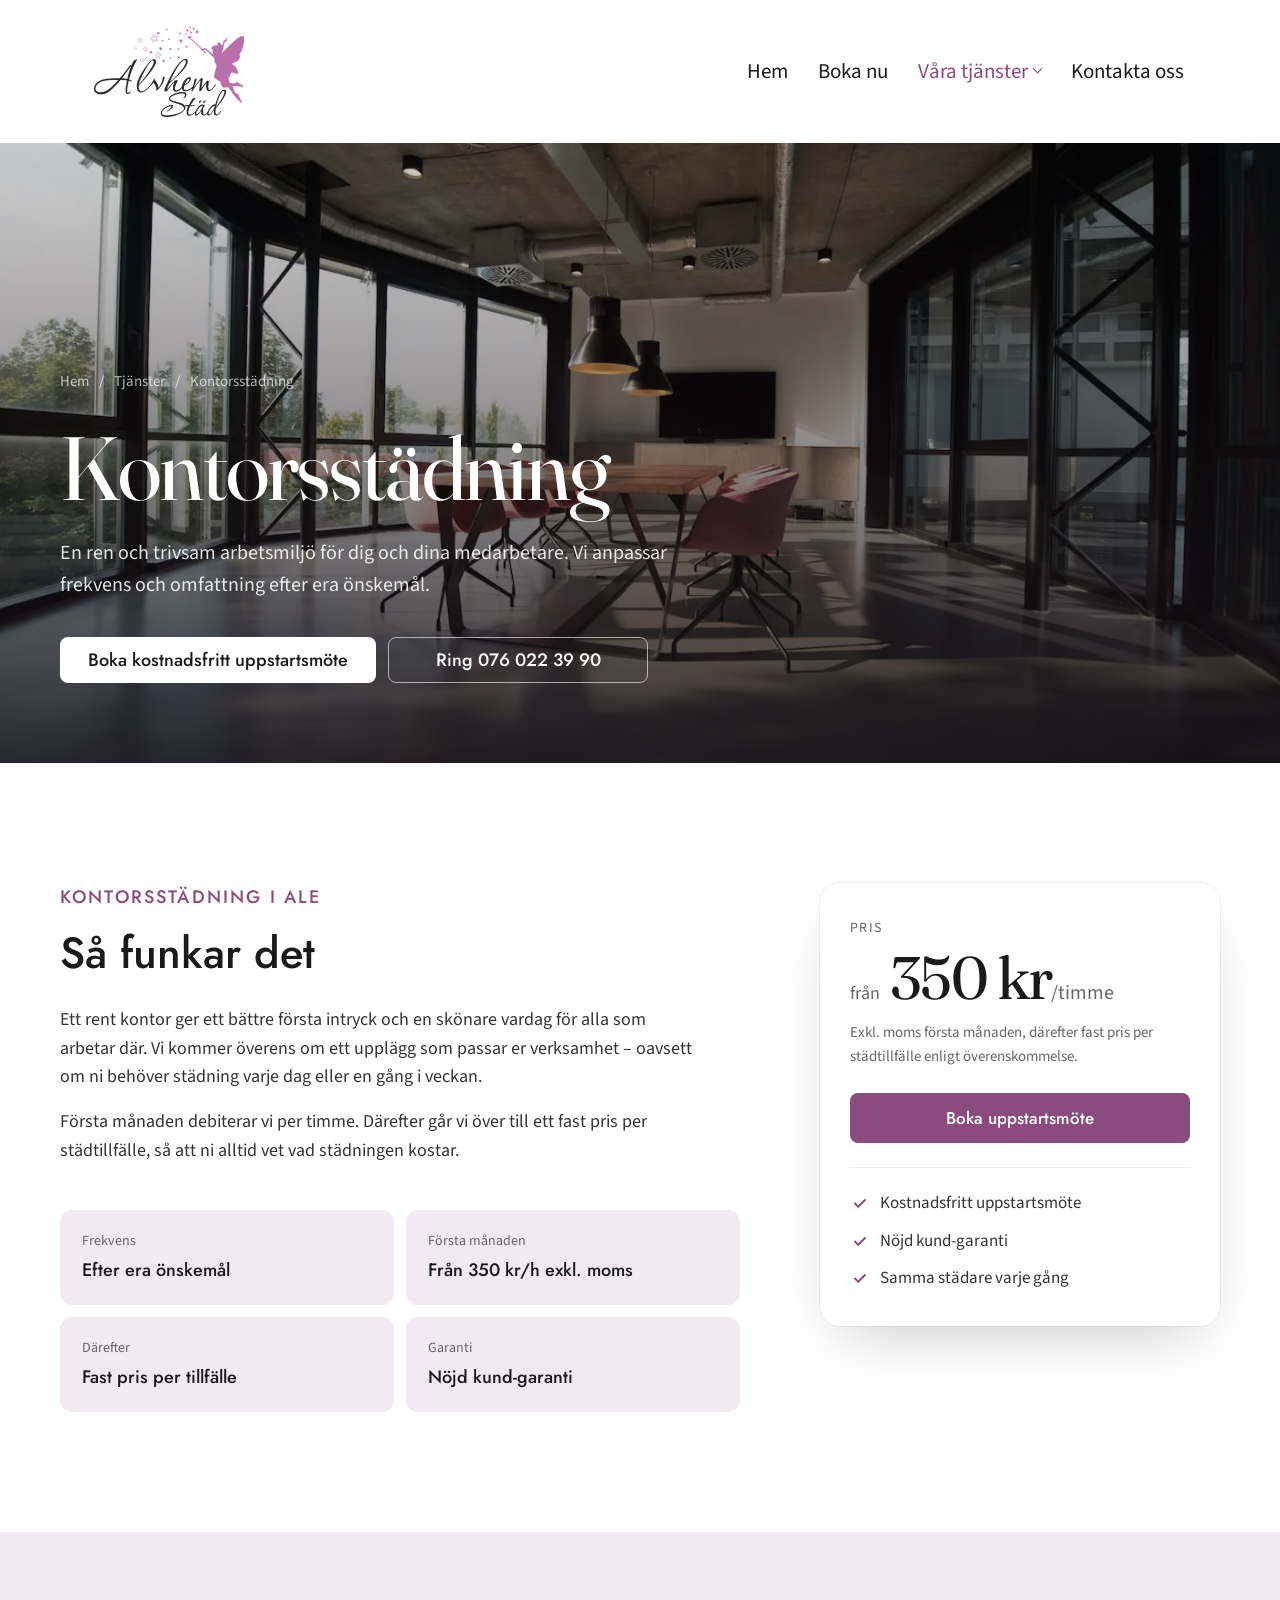
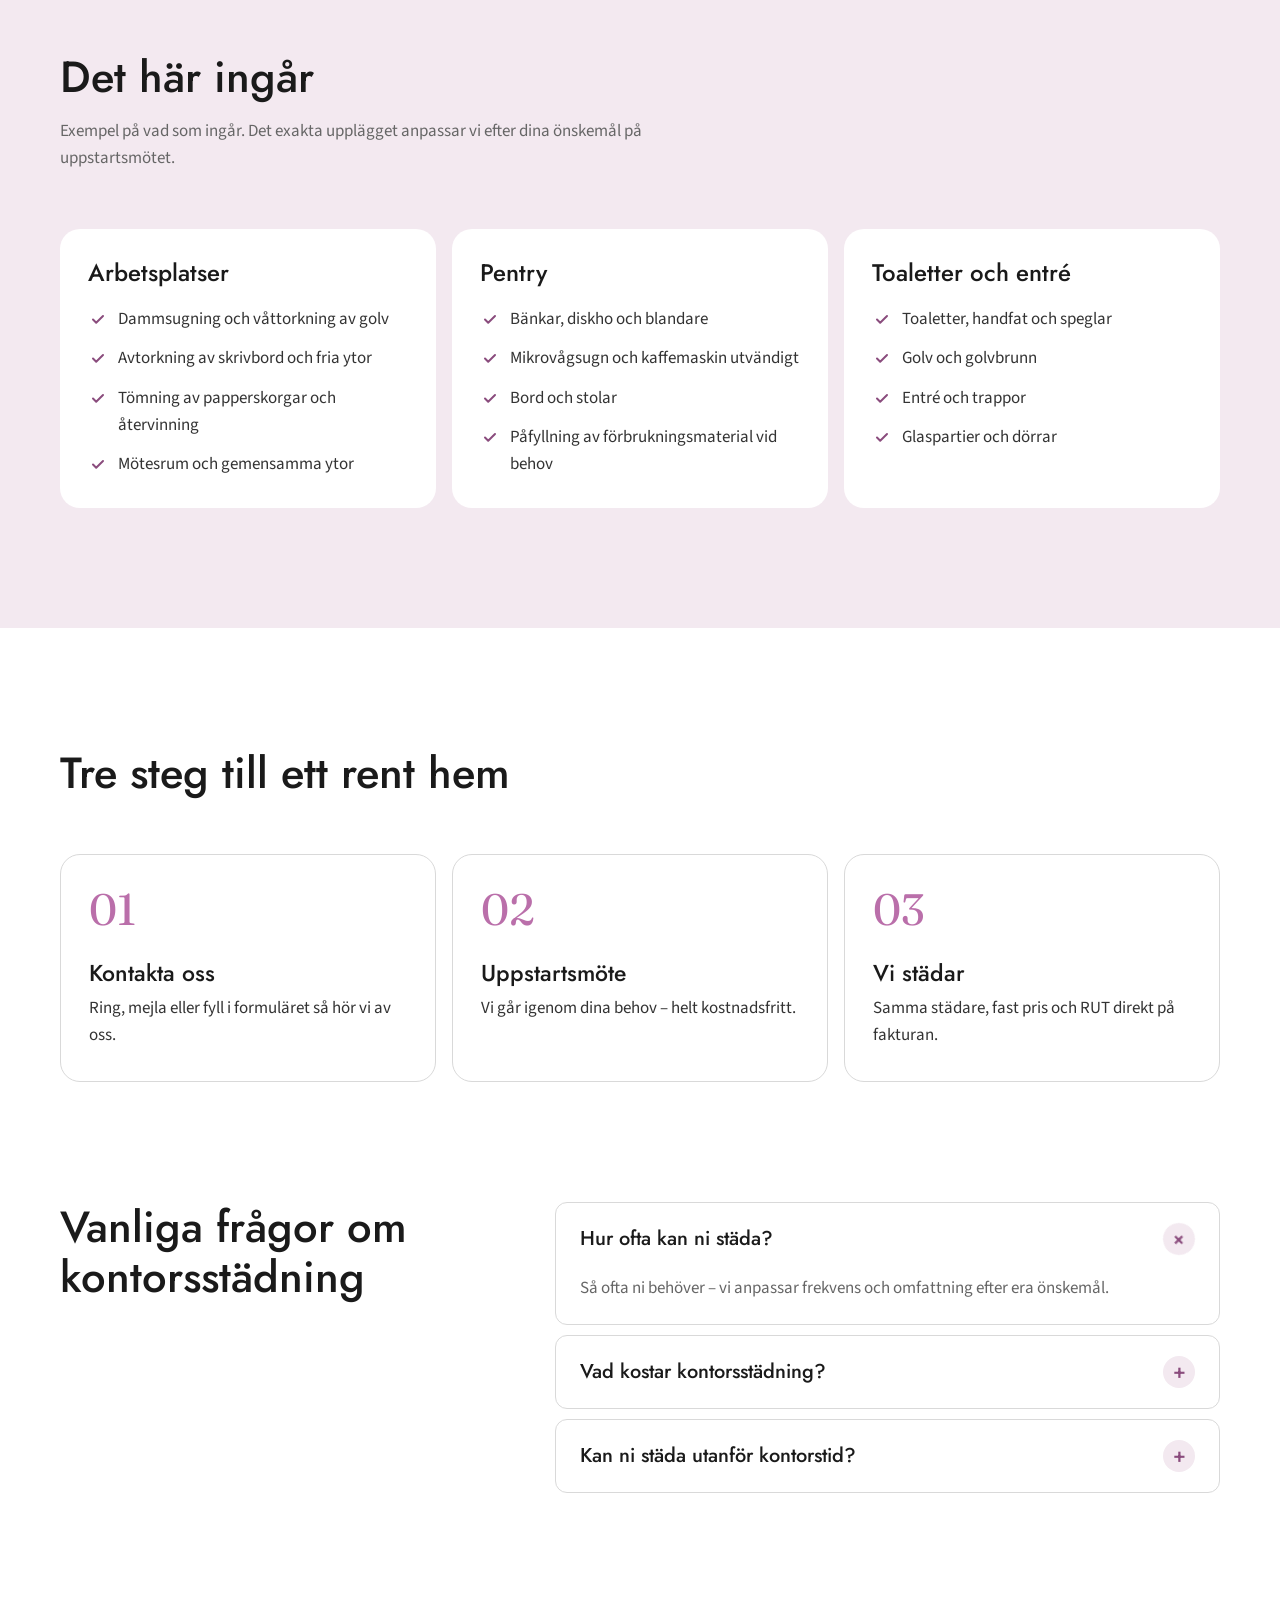
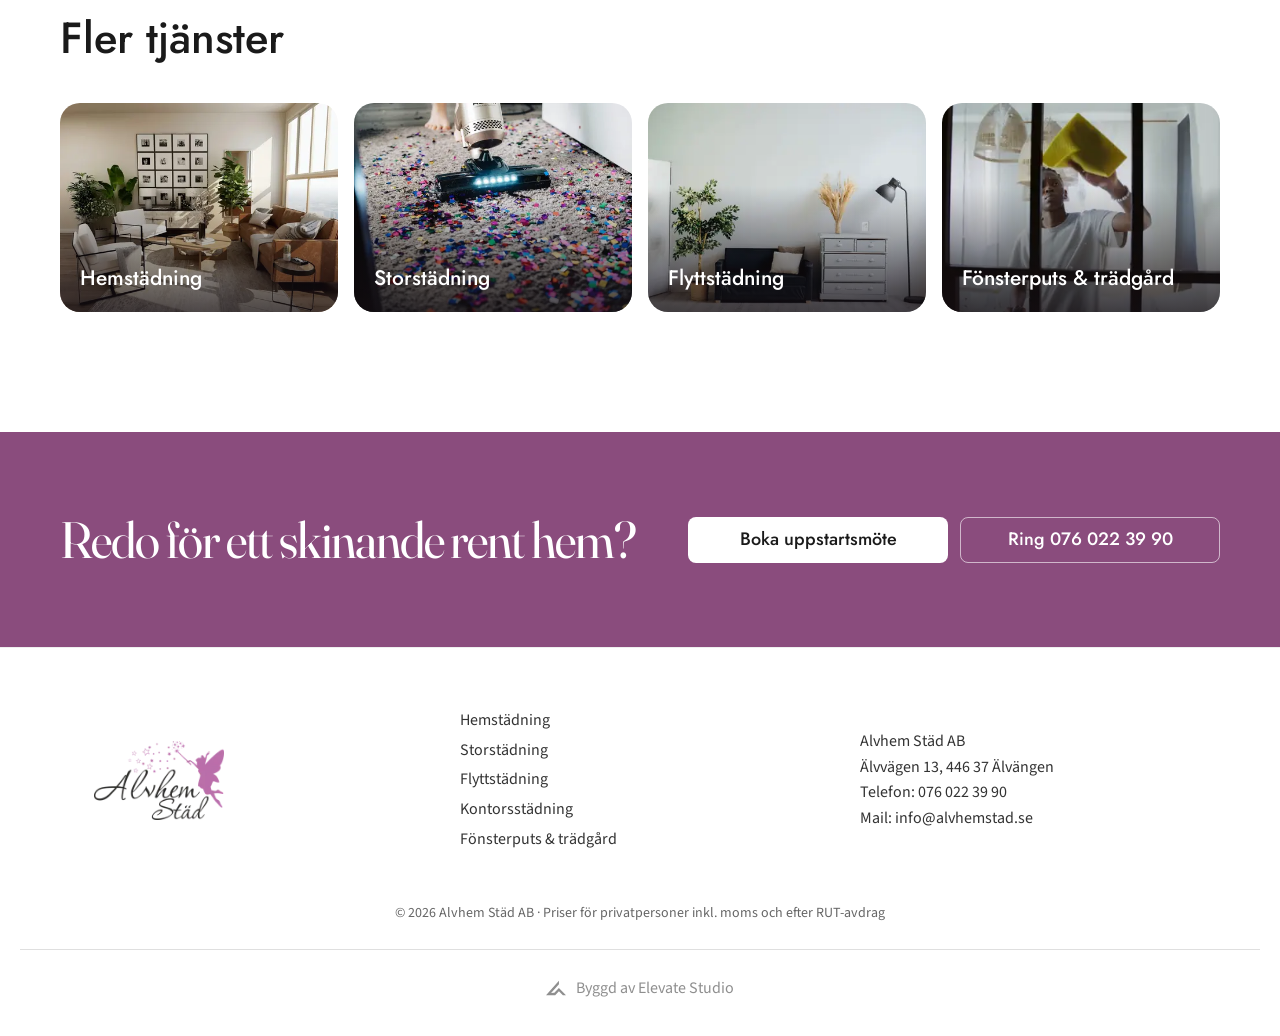
<file: kontorsstadning.html>
<!doctype html>
<html lang="sv">
<head>
  <meta charset="utf-8">
  <meta name="viewport" content="width=device-width, initial-scale=1">
  <title>Kontorsstädning i Ale – ren och trivsam arbetsmiljö</title>
  <meta name="description" content="Kontorsstädning i Ale anpassad efter era behov. Från 350 kr/h exkl. moms första månaden, därefter fast pris per tillfälle.">
  <meta name="robots" content="index, follow, max-image-preview:large">
  <link rel="canonical" href="https://www.alvhemstad.se/kontorsstadning.html">
  <meta name="theme-color" content="#8a4c7d">
  <meta name="geo.region" content="SE-O">
  <meta name="geo.placename" content="Älvängen">
  <meta property="og:type" content="website">
  <meta property="og:locale" content="sv_SE">
  <meta property="og:site_name" content="Alvhem Städ">
  <meta property="og:title" content="Kontorsstädning i Ale – ren och trivsam arbetsmiljö">
  <meta property="og:description" content="Kontorsstädning i Ale anpassad efter era behov. Från 350 kr/h exkl. moms första månaden, därefter fast pris per tillfälle.">
  <meta property="og:url" content="https://www.alvhemstad.se/kontorsstadning.html">
  <meta property="og:image" content="https://www.alvhemstad.se/assets/img/kontor.jpg">
  <meta name="twitter:card" content="summary_large_image">
  <link rel="icon" href="assets/img/favicon-32.png" sizes="32x32" type="image/png">
  <link rel="apple-touch-icon" href="assets/img/apple-touch-icon.png">
  <link rel="preload" href="assets/fonts/fraunces-var-normal.woff2" as="font" type="font/woff2" crossorigin>
  <link rel="preload" href="assets/fonts/source-sans-3-latin-400-normal.woff2" as="font" type="font/woff2" crossorigin>
  <link rel="preload" as="image" imagesrcset="assets/img/kontor-480.webp 480w, assets/img/kontor-800.webp 800w, assets/img/kontor-1200.webp 1200w, assets/img/kontor-1400.webp 1400w" imagesizes="100vw" fetchpriority="high">
  <style>@font-face{font-family:"Fraunces";font-style:normal;font-weight:400;font-display:swap;src:url("assets/fonts/fraunces-var-normal.woff2") format("woff2-variations"),url("assets/fonts/fraunces-var-normal.woff2") format("woff2")}@font-face{font-family:"Fraunces";font-style:italic;font-weight:400;font-display:swap;src:url("assets/fonts/fraunces-var-italic.woff2") format("woff2-variations"),url("assets/fonts/fraunces-var-italic.woff2") format("woff2")}@font-face{font-family:"Jost";font-style:normal;font-weight:500;font-display:swap;src:url("assets/fonts/jost-latin-500-normal.woff2") format("woff2")}@font-face{font-family:"Jost";font-style:normal;font-weight:600;font-display:swap;src:url("assets/fonts/jost-latin-600-normal.woff2") format("woff2")}@font-face{font-family:"Source Sans 3";font-style:normal;font-weight:400;font-display:swap;src:url("assets/fonts/source-sans-3-latin-400-normal.woff2") format("woff2")}@font-face{font-family:"Source Sans 3";font-style:normal;font-weight:600;font-display:swap;src:url("assets/fonts/source-sans-3-latin-600-normal.woff2") format("woff2")}:root{--white:#ffffff;--ink:#1a1a1a;--text:#333333;--muted:#666666;--brand:#8a4c7d;--brand-dark:#6e3a63;--brand-light:#ba6faa;--tint:#f3e9f0;--line:#d9d9d9;--radius:12px;--radius-lg:20px;--maxw:1200px;--gutter:20px;--font-head:"Jost",system-ui,sans-serif;--font-display:"Fraunces",Georgia,serif;--font-body:"Source Sans 3",system-ui,sans-serif}*,*::before,*::after{box-sizing:border-box}html{scroll-behavior:smooth;-webkit-text-size-adjust:100%}body{margin:0;background:var(--white);color:var(--text);font-family:var(--font-body);font-size:17px;line-height:1.6;-webkit-font-smoothing:antialiased;overflow-x:hidden}img{display:block;max-width:100%;height:auto}a{color:inherit;text-decoration:none}h1,h2,h3{font-family:var(--font-head);color:var(--ink);margin:0;font-weight:500;line-height:1.15}p{margin:0}:focus-visible{outline:2px solid var(--brand-light);outline-offset:3px}[id]{scroll-margin-top:110px}.container{width:100%;max-width:var(--maxw);margin:0 auto;padding:0 var(--gutter)}.h2{font-size:clamp(34px,3.4vw,46px)}.h2--center{text-align:center}.skip{position:absolute;left:12px;top:-60px;z-index:100;padding:10px 16px;border-radius:8px;background:var(--ink);color:var(--white);font-weight:600;transition:top .2s}.skip:focus{top:12px}.btn{display:inline-flex;align-items:center;justify-content:center;min-width:260px;height:46px;padding:0 28px;border-radius:8px;border:0;font-family:var(--font-head);font-size:18px;font-weight:500;cursor:pointer;transition:background-color .2s,color .2s,transform .2s}.btn:hover{transform:translateY(-1px)}.btn--white{background:var(--white);color:var(--ink)}.btn--white:hover{background:var(--tint)}.btn--brand{background:var(--brand);color:var(--white);min-width:210px;height:40px;font-size:16px}.btn--brand:hover{background:var(--brand-dark)}.btn--block{width:100%}.header{position:sticky;top:0;z-index:50;background:var(--white);transition:box-shadow .2s}.header.is-scrolled{box-shadow:0 2px 16px rgba(0,0,0,.08)}.header__inner{max-width:var(--maxw);margin:0 auto;padding:0 var(--gutter);height:143px;display:flex;align-items:center;justify-content:space-between;transition:height .25s}.header.is-scrolled .header__inner{height:96px}.header__logo{display:block;position:relative;margin-left:34px}.header__logo .logo-light{position:absolute;inset:0;opacity:0;transition:opacity .25s}.header__logo .logo-dark{transition:opacity .25s}.header__logo img{width:150px;height:auto;transition:width .25s}.header.is-scrolled .header__logo img{width:116px}.header__nav{display:flex;gap:30px;margin-right:36px}.header__nav a{font-family:var(--font-body);font-size:21px;color:var(--ink);transition:color .2s}.header__nav a:hover,.header__nav a.is-active{color:var(--brand)}.header__toggle{display:none;width:44px;height:44px;border:0;background:none;cursor:pointer;position:relative}.header__toggle span{position:absolute;left:10px;right:10px;height:2px;background:var(--ink);transition:transform .25s,opacity .25s}.header__toggle span:nth-child(1){top:14px}.header__toggle span:nth-child(2){top:21px}.header__toggle span:nth-child(3){top:28px}.header.is-open .header__toggle span:nth-child(1){transform:translateY(7px) rotate(45deg)}.header.is-open .header__toggle span:nth-child(2){opacity:0}.header.is-open .header__toggle span:nth-child(3){transform:translateY(-7px) rotate(-45deg)}.header__mobile{display:grid;padding:8px var(--gutter) 20px;border-top:1px solid var(--line);background:var(--white)}.header__mobile[hidden]{display:none}.header__mobile a{padding:12px 0;font-size:20px;color:var(--ink);border-bottom:1px solid #eee}.has-hero .header{position:fixed;left:0;right:0;background:transparent}.has-hero .header.is-scrolled,.has-hero .header.is-open{background:var(--white)}.has-hero .header:not(.is-scrolled):not(.is-open) .logo-dark{opacity:0}.has-hero .header:not(.is-scrolled):not(.is-open) .logo-light{opacity:1}.has-hero .header:not(.is-scrolled):not(.is-open) .header__nav>a,.has-hero .header:not(.is-scrolled):not(.is-open) .dropdown__toggle{color:var(--white)}.has-hero .header:not(.is-scrolled):not(.is-open) .header__nav>a:hover,.has-hero .header:not(.is-scrolled):not(.is-open) .dropdown:hover .dropdown__toggle{color:#e7c3df}.has-hero .header:not(.is-scrolled):not(.is-open) .header__toggle span{background:var(--white)}.has-hero .hero::before{content:"";position:absolute;inset:0 0 auto;height:220px;z-index:-1;background:linear-gradient(180deg,rgba(20,14,19,.55),transparent);pointer-events:none}.has-hero .hero__content{padding-top:150px}.hero{position:relative;height:100vh;height:100svh;min-height:620px;display:flex;align-items:center;color:var(--white);overflow:hidden;isolation:isolate}.hero__videos{position:absolute;inset:0;z-index:-2;background:#2a2428}.hero__poster,.hero__bg{position:absolute;inset:0;width:100%;height:100%;object-fit:cover;object-position:50% 50%}.hero__bg{opacity:0;transition:opacity 1.2s ease}.hero__bg.is-active{opacity:1}.hero::after{content:"";position:absolute;inset:0;z-index:-1;background:linear-gradient(90deg,rgba(20,14,19,.72) 0%,rgba(20,14,19,.45) 55%,rgba(20,14,19,.25) 100%)}.hero__content{padding-top:60px;padding-bottom:60px}.hero__title{color:var(--white);font-size:clamp(48px,7vw,104px);line-height:1.02;max-width:900px}.hero__lead{margin-top:48px;max-width:790px;font-size:21px;line-height:1.6;color:var(--white)}.hero .btn{margin-top:56px}.about{position:relative;padding:130px 0 150px;overflow:hidden}.about__art{position:absolute;left:-20px;top:50%;transform:translateY(-50%);width:360px;height:auto;color:var(--brand-light);opacity:.55}.about__grid{display:grid;grid-template-columns:360px 1fr}.about__text{max-width:860px}.about__text .h2{margin-bottom:36px}.about__text p{font-size:17px;margin-bottom:14px}.about__text .btn{margin-top:26px}.display{font-family:var(--font-display);font-weight:400;letter-spacing:-0.02em;font-variation-settings:"opsz" 144}.display em{font-style:italic;color:var(--brand-light)}.hero .display em{color:#e7c3df}.display--sm{font-size:clamp(34px,4vw,56px);line-height:1.08}.kicker{font-family:var(--font-head);font-size:15px;font-weight:500;letter-spacing:.12em;text-transform:uppercase;color:var(--brand);margin-bottom:18px}.kicker--light{color:#e7c3df}.why{background:#2b1a27;color:rgba(255,255,255,.78);padding:140px 0;position:relative;overflow:hidden}.why::before{content:"";position:absolute;width:700px;height:700px;right:-200px;top:-260px;border-radius:50%;background:radial-gradient(circle,rgba(186,111,170,.28),transparent 65%);pointer-events:none}.why__grid{position:relative;display:grid;grid-template-columns:0.9fr 1.1fr;gap:64px 80px;align-items:start}.why .display{color:var(--white)}.why__lead{margin-top:28px;font-size:18px;max-width:440px}.why__seal{width:200px;margin-top:44px}.why__stats{display:grid;grid-template-columns:1fr 1fr;gap:16px}.stat{background:rgba(255,255,255,.05);border:1px solid rgba(255,255,255,.1);border-radius:var(--radius-lg);padding:30px 28px 32px;transition:background-color .25s,transform .25s}.stat:hover{background:rgba(255,255,255,.08);transform:translateY(-3px)}.stat__num{font-family:var(--font-display);font-size:64px;line-height:1;color:var(--white);letter-spacing:-0.03em}.stat__num small{font-size:26px;color:#e7c3df;letter-spacing:0}.stat h3{color:var(--white);font-size:21px;margin:22px 0 8px}.stat p:last-child{font-size:16px}.why__promises{grid-column:1 / -1;list-style:none;margin:0;padding:32px 0 0;border-top:1px solid rgba(255,255,255,.12);display:flex;flex-wrap:wrap;gap:16px 48px}.why__promises li{display:flex;align-items:center;gap:12px;font-family:var(--font-head);font-size:18px;color:var(--white)}.why__promises svg{width:24px;height:24px;color:#e7c3df;flex:none}.services{padding:120px 0 140px}.services__lead{text-align:center;margin-top:16px;color:var(--muted)}.services__grid{margin-top:64px;display:grid;grid-template-columns:repeat(4,1fr);gap:24px}.card{position:relative;transition:transform .25s,box-shadow .25s;border:1px solid var(--line);border-radius:var(--radius-lg);overflow:hidden;background:var(--white);display:flex;flex-direction:column}.card img{aspect-ratio:4 / 3;object-fit:cover;width:100%}.card__body{padding:22px 22px 26px;display:flex;flex-direction:column;gap:10px;flex:1}.card h3{font-size:24px}.card:hover{transform:translateY(-4px);box-shadow:0 18px 40px -20px rgba(0,0,0,.25)}.card__link::after{content:"";position:absolute;inset:0}.card__more{font-family:var(--font-head);font-weight:500;color:var(--brand);font-size:15px}.services__extra a{color:var(--brand)}.card__body>p{font-size:16px}.card__price{margin-top:auto;padding-top:8px;font-family:var(--font-head);font-size:24px;font-weight:600;color:var(--brand)}.card__note{font-size:14px !important;color:var(--muted)}.services__extra{margin-top:56px;text-align:center;font-size:20px;font-family:var(--font-head);color:var(--ink)}.terms{list-style:none;margin:28px auto 0;padding:0;max-width:760px;display:grid;gap:6px;text-align:center;font-size:15px;color:var(--muted)}.contact{position:relative;padding:0 0 160px}.contact__panel{position:absolute;right:0;top:0;width:40%;height:calc(100% - 80px);background:var(--brand);border-radius:var(--radius-lg) 0 0 var(--radius-lg);overflow:hidden}.contact__panel::before{content:"";position:absolute;inset:0;background-image:radial-gradient(circle at 1px 1px,rgba(255,255,255,.18) 1.2px,transparent 0);background-size:22px 22px}.contact__grid{position:relative;display:grid;grid-template-columns:1fr 440px;gap:60px;padding-top:70px;align-items:start}.contact__kicker{font-family:var(--font-head);font-size:24px;color:var(--brand);margin-bottom:14px}.contact__lead{margin-top:30px;max-width:460px}.contact__details{margin-top:80px;display:flex;align-items:flex-start;gap:40px;flex-wrap:wrap}.contact__details p{margin-bottom:26px}.contact__details a:hover{color:var(--brand)}.contact__seal{width:220px}.form{margin-top:160px;background:var(--white);border-radius:var(--radius-lg);padding:36px 30px 30px;box-shadow:0 10px 40px rgba(0,0,0,.12);display:grid;gap:18px}.field{display:grid;gap:6px}.field label{font-size:13px;color:var(--ink)}.field input,.field select,.field textarea{width:100%;font:inherit;font-size:16px;color:var(--ink);background:var(--white);border:1px solid #b8b8b8;border-radius:4px;padding:8px 10px;min-height:40px;-webkit-appearance:none;appearance:none}.field select{background-image:linear-gradient(45deg,transparent 50%,var(--ink) 50%),linear-gradient(135deg,var(--ink) 50%,transparent 50%);background-position:calc(100% - 18px) 17px,calc(100% - 13px) 17px;background-size:5px 5px;background-repeat:no-repeat;padding-right:36px}.field textarea{resize:vertical;min-height:100px}.field input:focus,.field select:focus,.field textarea:focus{outline:none;border-color:var(--brand);box-shadow:0 0 0 3px var(--tint)}.field.is-invalid input{border-color:#c0392b}.form__status{font-size:14px;color:var(--muted);min-height:1.4em}.footer{border-top:1px solid #eee;padding:60px 0 30px}.footer__grid{display:grid;grid-template-columns:1fr 1fr 1fr;gap:40px;align-items:center}.footer__logo{width:130px;margin-left:34px}.footer p{font-size:16px}.footer a:hover{color:var(--brand)}.footer__copy{margin-top:50px;text-align:center;font-size:14px !important;color:var(--muted)}.dropdown{position:relative}.dropdown__toggle{font-family:var(--font-body);font-size:21px;color:var(--ink);display:inline-flex;align-items:center;gap:6px}.dropdown__toggle::after{content:"";width:7px;height:7px;border-right:1.5px solid currentColor;border-bottom:1.5px solid currentColor;transform:translateY(-3px) rotate(45deg);transition:transform .2s}.dropdown__toggle.is-active,.dropdown:hover .dropdown__toggle{color:var(--brand)}.dropdown__menu{position:absolute;top:calc(100% + 14px);left:50%;transform:translate(-50%,8px);min-width:260px;padding:10px;background:var(--white);border-radius:14px;box-shadow:0 20px 50px -12px rgba(0,0,0,.22),0 0 0 1px rgba(0,0,0,.04);display:grid;opacity:0;visibility:hidden;transition:opacity .2s,transform .2s,visibility .2s}.dropdown__menu::before{content:"";position:absolute;left:0;right:0;top:-16px;height:16px}.dropdown:hover .dropdown__menu,.dropdown:focus-within .dropdown__menu{opacity:1;visibility:visible;transform:translate(-50%,0)}.dropdown__menu a{font-size:17px !important;padding:10px 14px;border-radius:8px}.dropdown__menu a:hover,.dropdown__menu a[aria-current]{background:var(--tint);color:var(--brand)}.header__mobile a.sub{padding-left:18px;font-size:17px;color:var(--muted)}.btn--outline{background:transparent;color:var(--white);border:1px solid rgba(255,255,255,.6)}.btn--outline:hover{border-color:var(--white);background:rgba(255,255,255,.08)}.page-hero{position:relative;min-height:620px;display:flex;align-items:flex-end;color:var(--white);isolation:isolate;overflow:hidden}.page-hero__bg{position:absolute;inset:0;width:100%;height:100%;object-fit:cover;z-index:-2}.page-hero::after{content:"";position:absolute;inset:0;z-index:-1;background:linear-gradient(0deg,rgba(20,14,19,.82) 0%,rgba(20,14,19,.45) 55%,rgba(20,14,19,.2) 100%)}.page-hero__content{padding-top:120px;padding-bottom:80px}.page-hero .display{color:var(--white);font-size:clamp(48px,7vw,96px);line-height:1.02}.page-hero__lead{margin-top:24px;max-width:640px;font-size:20px;color:rgba(255,255,255,.88)}.page-hero__actions{margin-top:36px;display:flex;flex-wrap:wrap;gap:12px}.crumbs{display:flex;gap:10px;flex-wrap:wrap;font-size:15px;color:rgba(255,255,255,.7);margin-bottom:28px}.crumbs a:hover{color:var(--white)}.svc-intro{padding:120px 0}.svc-intro__grid{display:grid;grid-template-columns:1fr 400px;gap:80px;align-items:start}.svc-intro__text .h2{margin-bottom:28px}.svc-intro__text>p{font-size:18px;margin-bottom:16px;max-width:640px}.facts{margin:44px 0 0;display:grid;grid-template-columns:1fr 1fr;gap:12px}.facts div{padding:20px 22px;border-radius:var(--radius);background:var(--tint)}.facts dt{font-size:14px;color:var(--muted)}.facts dd{margin:4px 0 0;font-family:var(--font-head);font-size:18px;font-weight:500;color:var(--ink)}.price-card{position:sticky;top:120px;padding:34px 30px;border-radius:var(--radius-lg);background:var(--white);box-shadow:0 24px 60px -24px rgba(0,0,0,.25),0 0 0 1px rgba(0,0,0,.05)}.price-card__label{font-size:14px;letter-spacing:.1em;text-transform:uppercase;color:var(--muted)}.price-card__price{margin-top:8px;font-family:var(--font-display);font-size:60px;line-height:1;color:var(--ink);letter-spacing:-0.03em}.price-card__price small{font-family:var(--font-body);font-size:20px;color:var(--muted);letter-spacing:0}.price-from{font-family:var(--font-body);font-size:18px;color:var(--muted);letter-spacing:0}.price-card__note{margin:14px 0 24px;font-size:15px;color:var(--muted)}.price-card .btn{height:50px;font-size:17px}.price-card__list{list-style:none;margin:24px 0 0;padding:22px 0 0;border-top:1px solid #eee;display:grid;gap:10px}.price-card__list li,.includes li{display:flex;gap:10px;align-items:flex-start}.price-card__list svg,.includes svg{width:20px;height:20px;flex:none;margin-top:3px;color:var(--brand)}.includes{background:var(--tint);padding:120px 0}.includes__lead{margin-top:16px;color:var(--muted);max-width:620px}.includes__grid{margin-top:56px;display:grid;grid-template-columns:repeat(3,1fr);gap:16px}@media (min-width:861px){.includes__grid:has(>:nth-child(2):last-child){grid-template-columns:repeat(2,1fr)}}.includes__group{background:var(--white);border-radius:var(--radius-lg);padding:30px 28px}.includes__group h3{font-size:24px;margin-bottom:20px}.includes ul{list-style:none;margin:0;padding:0;display:grid;gap:12px}.steps{padding:120px 0}.steps__list{list-style:none;margin:56px 0 0;padding:0;display:grid;grid-template-columns:repeat(3,1fr);gap:16px;counter-reset:none}.steps__list li{padding:32px 28px;border:1px solid var(--line);border-radius:var(--radius-lg)}.steps__num{font-family:var(--font-display);font-size:44px;color:var(--brand-light);line-height:1}.steps__list h3{font-size:23px;margin:26px 0 8px}.svc-faq{padding:0 0 120px}.svc-faq__grid{display:grid;grid-template-columns:1fr 1.6fr;gap:80px;align-items:start}.faq{display:grid;gap:10px}.faq__item{border:1px solid var(--line);border-radius:var(--radius);padding:0 24px}.faq__item summary{list-style:none;cursor:pointer;display:flex;justify-content:space-between;align-items:center;gap:20px;padding:20px 0;font-family:var(--font-head);font-size:20px;font-weight:500;color:var(--ink)}.faq__item summary::-webkit-details-marker{display:none}.faq__item summary::after{content:"+";flex:none;width:32px;height:32px;border-radius:50%;background:var(--tint);color:var(--brand);display:grid;place-items:center;font-size:20px;transition:transform .25s}.faq__item[open] summary::after{transform:rotate(45deg)}.faq__item p{padding:0 0 22px;color:var(--muted)}.others{padding:0 0 120px}.others__grid{margin-top:40px;display:grid;grid-template-columns:repeat(4,1fr);gap:16px}.other{position:relative;display:block;border-radius:var(--radius-lg);overflow:hidden;aspect-ratio:4 / 3;isolation:isolate}.other img{position:absolute;inset:0;width:100%;height:100%;object-fit:cover;z-index:-2;transition:transform .6s}.other::after{content:"";position:absolute;inset:0;z-index:-1;background:linear-gradient(0deg,rgba(20,14,19,.75),rgba(20,14,19,0) 60%)}.other span{position:absolute;left:20px;bottom:16px;color:var(--white);font-family:var(--font-head);font-size:21px;font-weight:500}.other:hover img{transform:scale(1.05)}.cta-band{background:var(--brand);color:var(--white);padding:80px 0}.cta-band__inner{display:flex;align-items:center;justify-content:space-between;gap:32px}.cta-band .display{color:var(--white);max-width:620px}.cta-band__actions{display:flex;flex-wrap:wrap;gap:12px}.footer__links{display:grid;gap:4px}.footer address{font-style:normal;font-size:16px}.home-faq{padding:0 0 140px}.footer__links a{font-size:16px}@media (prefers-reduced-motion:reduce){html{scroll-behavior:auto}*,*::before,*::after{transition:none !important}}@media (max-width:1080px){.services__grid{grid-template-columns:repeat(2,1fr)}.why__grid{grid-template-columns:1fr}.svc-intro__grid{grid-template-columns:1fr}.price-card{position:static;max-width:520px}.about__grid{grid-template-columns:220px 1fr}.about__art{width:240px}.contact__grid{grid-template-columns:1fr}.contact__panel{width:100%;top:auto;bottom:0;height:420px;border-radius:0}.form{margin-top:0;max-width:560px;width:100%;justify-self:center}}@media (max-width:860px){.header__nav{display:none}.header__toggle{display:block}.header__inner,.header.is-scrolled .header__inner{height:84px}.header__logo{margin-left:0}.header__logo img,.header.is-scrolled .header__logo img{width:110px}.hero{min-height:calc(100svh - 84px)}.hero__lead{margin-top:36px;font-size:18px}.hero .btn{margin-top:36px}.about{padding:80px 0}.about__art{left:auto;right:-60px;top:40px;transform:none;width:200px;opacity:.3}.about__grid{grid-template-columns:1fr}.why{padding:80px 0}.why__seal{width:160px;margin-top:28px}.page-hero{min-height:520px}.svc-intro,.includes,.steps,.svc-faq,.others{padding:72px 0}.includes__grid,.steps__list{grid-template-columns:1fr}.svc-faq__grid{grid-template-columns:1fr;gap:28px}.others__grid{grid-template-columns:1fr 1fr}.cta-band__inner{flex-direction:column;align-items:flex-start}.services{padding:80px 0}.contact{padding-bottom:80px}.contact__grid{padding-top:40px}.contact__details{margin-top:40px}.footer__grid{grid-template-columns:1fr;text-align:center;gap:20px}.footer__logo{margin:0 auto}}@media (max-width:560px){.services__grid{grid-template-columns:1fr}.why__stats{grid-template-columns:1fr}.stat__num{font-size:52px}.facts{grid-template-columns:1fr}.others__grid{grid-template-columns:1fr}.faq__item summary{font-size:18px}.btn{min-width:0;width:100%}.hero__title{font-size:clamp(46px,14vw,60px)}.form{padding:26px 20px}}</style>
  <script type="application/ld+json">{"@context":"https://schema.org","@type":"HouseCleaningService","@id":"https://www.alvhemstad.se/#foretag","name":"Alvhem Städ AB","alternateName":"Alvhem Städ","description":"Städfirma i Älvängen, Ale kommun. Hemstädning, storstädning, flyttstädning, kontorsstädning, fönsterputsning och trädgårdsarbete med fasta priser och 50 % RUT-avdrag direkt på fakturan.","url":"https://www.alvhemstad.se/","logo":"https://www.alvhemstad.se/assets/img/logo.png","image":"https://www.alvhemstad.se/assets/img/hero-fonster-poster.jpg","telephone":"+46760223990","email":"info@alvhemstad.se","priceRange":"230–350 kr/h","currenciesAccepted":"SEK","address":{"@type":"PostalAddress","streetAddress":"Älvvägen 13","postalCode":"446 37","addressLocality":"Älvängen","addressRegion":"Västra Götalands län","addressCountry":"SE"},"areaServed":[{"@type":"City","name":"Älvängen"},{"@type":"AdministrativeArea","name":"Ale kommun"}],"hasMap":"https://www.google.com/maps/dir//%C3%84lvv%C3%A4gen+13,+44637+%C3%84lv%C3%A4ngen","award":"Certifierad kvalitetspartner 2024","knowsLanguage":"sv","hasOfferCatalog":{"@type":"OfferCatalog","name":"Städtjänster","itemListElement":[{"@type":"Offer","itemOffered":{"@type":"Service","name":"Hemstädning","url":"https://www.alvhemstad.se/hemstadning.html"}},{"@type":"Offer","itemOffered":{"@type":"Service","name":"Storstädning","url":"https://www.alvhemstad.se/storstadning.html"}},{"@type":"Offer","itemOffered":{"@type":"Service","name":"Flyttstädning","url":"https://www.alvhemstad.se/flyttstadning.html"}},{"@type":"Offer","itemOffered":{"@type":"Service","name":"Kontorsstädning","url":"https://www.alvhemstad.se/kontorsstadning.html"}},{"@type":"Offer","itemOffered":{"@type":"Service","name":"Fönsterputs & trädgård","url":"https://www.alvhemstad.se/fonsterputsning-tradgard.html"}}]}}</script>
  <script type="application/ld+json">{"@context":"https://schema.org","@type":"Service","name":"Kontorsstädning","serviceType":"Kontorsstädning","description":"Kontorsstädning i Ale anpassad efter era behov. Från 350 kr/h exkl. moms första månaden, därefter fast pris per tillfälle.","url":"https://www.alvhemstad.se/kontorsstadning.html","image":"https://www.alvhemstad.se/assets/img/kontor-1200.webp","provider":{"@id":"https://www.alvhemstad.se/#foretag"},"areaServed":[{"@type":"City","name":"Älvängen"},{"@type":"AdministrativeArea","name":"Ale kommun"}],"offers":{"@type":"Offer","priceCurrency":"SEK","price":"350","priceSpecification":{"@type":"UnitPriceSpecification","price":"350","priceCurrency":"SEK","description":"Exkl. moms första månaden, därefter fast pris per städtillfälle enligt överenskommelse.","unitCode":"HUR","minPrice":"350"}}}</script>
  <script type="application/ld+json">{"@context":"https://schema.org","@type":"BreadcrumbList","itemListElement":[{"@type":"ListItem","position":1,"name":"Hem","item":"https://www.alvhemstad.se/"},{"@type":"ListItem","position":2,"name":"Tjänster","item":"https://www.alvhemstad.se/#tjanster"},{"@type":"ListItem","position":3,"name":"Kontorsstädning","item":"https://www.alvhemstad.se/kontorsstadning.html"}]}</script>
  <script type="application/ld+json">{"@context":"https://schema.org","@type":"FAQPage","mainEntity":[{"@type":"Question","name":"Hur ofta kan ni städa?","acceptedAnswer":{"@type":"Answer","text":"Så ofta ni behöver – vi anpassar frekvens och omfattning efter era önskemål."}},{"@type":"Question","name":"Vad kostar kontorsstädning?","acceptedAnswer":{"@type":"Answer","text":"Första månaden från 350 kr per timme exklusive moms. Därefter tillämpar vi ett fast pris per städtillfälle enligt överenskommelse."}},{"@type":"Question","name":"Kan ni städa utanför kontorstid?","acceptedAnswer":{"@type":"Answer","text":"Berätta vilka tider som passar er så hittar vi ett upplägg som fungerar."}}]}</script>
</head>
<body>

<a class="skip" href="#main">Hoppa till innehållet</a>

<header class="header" id="header">
  <div class="header__inner">
    <a href="index.html" class="header__logo" aria-label="Alvhem Städ – till startsidan">
      <img src="assets/img/logo-300.webp" alt="Alvhem Städ" class="logo-dark" width="300" height="182">
      <img src="assets/img/logo-light-300.webp" alt="" class="logo-light" width="300" height="182">
    </a>
    <nav class="header__nav" aria-label="Huvudmeny">
      <a href="index.html">Hem</a>
      <a href="index.html#kontakt">Boka nu</a>
      <div class="dropdown">
        <a href="index.html#tjanster" class="dropdown__toggle is-active">Våra tjänster</a>
        <div class="dropdown__menu">
          <a href="hemstadning.html">Hemstädning</a>
          <a href="storstadning.html">Storstädning</a>
          <a href="flyttstadning.html">Flyttstädning</a>
          <a href="kontorsstadning.html" aria-current="page">Kontorsstädning</a>
          <a href="fonsterputsning-tradgard.html">Fönsterputs &amp; trädgård</a>
        </div>
      </div>
      <a href="index.html#kontakt">Kontakta oss</a>
    </nav>
    <button class="header__toggle" id="navToggle" aria-label="Öppna meny" aria-expanded="false" aria-controls="mobileMenu">
      <span></span><span></span><span></span>
    </button>
  </div>
  <nav class="header__mobile" id="mobileMenu" aria-label="Mobilmeny" hidden>
    <a href="index.html">Hem</a>
    <a href="index.html#kontakt">Boka nu</a>
    <a href="index.html#tjanster">Våra tjänster</a>
    <a href="hemstadning.html" class="sub">Hemstädning</a>
    <a href="storstadning.html" class="sub">Storstädning</a>
    <a href="flyttstadning.html" class="sub">Flyttstädning</a>
    <a href="kontorsstadning.html" class="sub">Kontorsstädning</a>
    <a href="fonsterputsning-tradgard.html" class="sub">Fönsterputs &amp; trädgård</a>
    <a href="index.html#kontakt">Kontakta oss</a>
  </nav>
</header>

<main id="main">

  <section class="page-hero">
    <img class="page-hero__bg" src="assets/img/kontor-1200.webp" srcset="assets/img/kontor-480.webp 480w, assets/img/kontor-800.webp 800w, assets/img/kontor-1200.webp 1200w, assets/img/kontor-1400.webp 1400w" sizes="100vw" alt="Ljust och rent kontor med stora fönster" width="1200" height="900" fetchpriority="high" decoding="async">
    <div class="container page-hero__content">
      <nav class="crumbs" aria-label="Brödsmulor"><a href="index.html">Hem</a><span aria-hidden="true">/</span><a href="index.html#tjanster">Tjänster</a><span aria-hidden="true">/</span><span aria-current="page">Kontorsstädning</span></nav>
      <h1 class="display">Kontorsstädning</h1>
      <p class="page-hero__lead">En ren och trivsam arbetsmiljö för dig och dina medarbetare. Vi anpassar frekvens och omfattning efter era önskemål.</p>
      <div class="page-hero__actions">
        <a href="index.html?tjanst=Kontorsstädning#kontakt" class="btn btn--white">Boka kostnadsfritt uppstartsmöte</a>
        <a href="tel:+46760223990" class="btn btn--outline">Ring 076 022 39 90</a>
      </div>
    </div>
  </section>

  <section class="svc-intro">
    <div class="container svc-intro__grid">
      <div class="svc-intro__text">
        <p class="kicker">Kontorsstädning i Ale</p>
        <h2 class="h2">Så funkar det</h2>
          <p>Ett rent kontor ger ett bättre första intryck och en skönare vardag för alla som arbetar där. Vi kommer överens om ett upplägg som passar er verksamhet – oavsett om ni behöver städning varje dag eller en gång i veckan.</p>
          <p>Första månaden debiterar vi per timme. Därefter går vi över till ett fast pris per städtillfälle, så att ni alltid vet vad städningen kostar.</p>
        <dl class="facts">
            <div><dt>Frekvens</dt><dd>Efter era önskemål</dd></div>
            <div><dt>Första månaden</dt><dd>Från 350 kr/h exkl. moms</dd></div>
            <div><dt>Därefter</dt><dd>Fast pris per tillfälle</dd></div>
            <div><dt>Garanti</dt><dd>Nöjd kund-garanti</dd></div>
        </dl>
      </div>
      <aside class="price-card" aria-label="Pris">
        <p class="price-card__label">Pris</p>
        <p class="price-card__price"><span class="price-from">från</span> 350 kr<small>/timme</small></p>
        <p class="price-card__note">Exkl. moms första månaden, därefter fast pris per städtillfälle enligt överenskommelse.</p>
        <a href="index.html?tjanst=Kontorsstädning#kontakt" class="btn btn--brand btn--block">Boka uppstartsmöte</a>
        <ul class="price-card__list">
          <li><svg viewBox="0 0 20 20" aria-hidden="true"><path d="M5 10.5l3.2 3.2L15 7" fill="none" stroke="currentColor" stroke-width="2" stroke-linecap="round" stroke-linejoin="round"/></svg><span>Kostnadsfritt uppstartsmöte</span></li>
          <li><svg viewBox="0 0 20 20" aria-hidden="true"><path d="M5 10.5l3.2 3.2L15 7" fill="none" stroke="currentColor" stroke-width="2" stroke-linecap="round" stroke-linejoin="round"/></svg><span>Nöjd kund-garanti</span></li>
          <li><svg viewBox="0 0 20 20" aria-hidden="true"><path d="M5 10.5l3.2 3.2L15 7" fill="none" stroke="currentColor" stroke-width="2" stroke-linecap="round" stroke-linejoin="round"/></svg><span>Samma städare varje gång</span></li>
        </ul>
      </aside>
    </div>
  </section>

  <section class="includes">
    <div class="container">
      <h2 class="h2">Det här ingår</h2>
      <p class="includes__lead">Exempel på vad som ingår. Det exakta upplägget anpassar vi efter dina önskemål på uppstartsmötet.</p>
      <div class="includes__grid">
          <div class="includes__group">
            <h3>Arbetsplatser</h3>
            <ul>
              <li><svg viewBox="0 0 20 20" aria-hidden="true"><path d="M5 10.5l3.2 3.2L15 7" fill="none" stroke="currentColor" stroke-width="2" stroke-linecap="round" stroke-linejoin="round"/></svg><span>Dammsugning och våttorkning av golv</span></li>
              <li><svg viewBox="0 0 20 20" aria-hidden="true"><path d="M5 10.5l3.2 3.2L15 7" fill="none" stroke="currentColor" stroke-width="2" stroke-linecap="round" stroke-linejoin="round"/></svg><span>Avtorkning av skrivbord och fria ytor</span></li>
              <li><svg viewBox="0 0 20 20" aria-hidden="true"><path d="M5 10.5l3.2 3.2L15 7" fill="none" stroke="currentColor" stroke-width="2" stroke-linecap="round" stroke-linejoin="round"/></svg><span>Tömning av papperskorgar och återvinning</span></li>
              <li><svg viewBox="0 0 20 20" aria-hidden="true"><path d="M5 10.5l3.2 3.2L15 7" fill="none" stroke="currentColor" stroke-width="2" stroke-linecap="round" stroke-linejoin="round"/></svg><span>Mötesrum och gemensamma ytor</span></li>
            </ul>
          </div>
          <div class="includes__group">
            <h3>Pentry</h3>
            <ul>
              <li><svg viewBox="0 0 20 20" aria-hidden="true"><path d="M5 10.5l3.2 3.2L15 7" fill="none" stroke="currentColor" stroke-width="2" stroke-linecap="round" stroke-linejoin="round"/></svg><span>Bänkar, diskho och blandare</span></li>
              <li><svg viewBox="0 0 20 20" aria-hidden="true"><path d="M5 10.5l3.2 3.2L15 7" fill="none" stroke="currentColor" stroke-width="2" stroke-linecap="round" stroke-linejoin="round"/></svg><span>Mikrovågsugn och kaffemaskin utvändigt</span></li>
              <li><svg viewBox="0 0 20 20" aria-hidden="true"><path d="M5 10.5l3.2 3.2L15 7" fill="none" stroke="currentColor" stroke-width="2" stroke-linecap="round" stroke-linejoin="round"/></svg><span>Bord och stolar</span></li>
              <li><svg viewBox="0 0 20 20" aria-hidden="true"><path d="M5 10.5l3.2 3.2L15 7" fill="none" stroke="currentColor" stroke-width="2" stroke-linecap="round" stroke-linejoin="round"/></svg><span>Påfyllning av förbrukningsmaterial vid behov</span></li>
            </ul>
          </div>
          <div class="includes__group">
            <h3>Toaletter och entré</h3>
            <ul>
              <li><svg viewBox="0 0 20 20" aria-hidden="true"><path d="M5 10.5l3.2 3.2L15 7" fill="none" stroke="currentColor" stroke-width="2" stroke-linecap="round" stroke-linejoin="round"/></svg><span>Toaletter, handfat och speglar</span></li>
              <li><svg viewBox="0 0 20 20" aria-hidden="true"><path d="M5 10.5l3.2 3.2L15 7" fill="none" stroke="currentColor" stroke-width="2" stroke-linecap="round" stroke-linejoin="round"/></svg><span>Golv och golvbrunn</span></li>
              <li><svg viewBox="0 0 20 20" aria-hidden="true"><path d="M5 10.5l3.2 3.2L15 7" fill="none" stroke="currentColor" stroke-width="2" stroke-linecap="round" stroke-linejoin="round"/></svg><span>Entré och trappor</span></li>
              <li><svg viewBox="0 0 20 20" aria-hidden="true"><path d="M5 10.5l3.2 3.2L15 7" fill="none" stroke="currentColor" stroke-width="2" stroke-linecap="round" stroke-linejoin="round"/></svg><span>Glaspartier och dörrar</span></li>
            </ul>
          </div>
      </div>
    </div>
  </section>

  <section class="steps">
    <div class="container">
      <h2 class="h2">Tre steg till ett rent hem</h2>
      <ol class="steps__list">
        <li><span class="steps__num" aria-hidden="true">01</span><h3>Kontakta oss</h3><p>Ring, mejla eller fyll i formuläret så hör vi av oss.</p></li>
        <li><span class="steps__num" aria-hidden="true">02</span><h3>Uppstartsmöte</h3><p>Vi går igenom dina behov – helt kostnadsfritt.</p></li>
        <li><span class="steps__num" aria-hidden="true">03</span><h3>Vi städar</h3><p>Samma städare, fast pris och RUT direkt på fakturan.</p></li>
      </ol>
    </div>
  </section>

  <section class="svc-faq">
    <div class="container svc-faq__grid">
      <h2 class="h2">Vanliga frågor om kontorsstädning</h2>
      <div class="faq">
        <details class="faq__item" open>
          <summary>Hur ofta kan ni städa?</summary>
          <p>Så ofta ni behöver – vi anpassar frekvens och omfattning efter era önskemål.</p>
        </details>
        <details class="faq__item">
          <summary>Vad kostar kontorsstädning?</summary>
          <p>Första månaden från 350 kr per timme exklusive moms. Därefter tillämpar vi ett fast pris per städtillfälle enligt överenskommelse.</p>
        </details>
        <details class="faq__item">
          <summary>Kan ni städa utanför kontorstid?</summary>
          <p>Berätta vilka tider som passar er så hittar vi ett upplägg som fungerar.</p>
        </details>
      </div>
    </div>
  </section>

  <section class="others">
    <div class="container">
      <h2 class="h2">Fler tjänster</h2>
      <div class="others__grid">
        <a class="other" href="hemstadning.html">
          <img src="assets/img/hem-480.webp" srcset="assets/img/hem-480.webp 480w, assets/img/hem-800.webp 800w, assets/img/hem-1200.webp 1200w, assets/img/hem-1400.webp 1400w" sizes="(max-width: 560px) 100vw, (max-width: 860px) 50vw, 300px" alt="" width="480" height="360" loading="lazy" decoding="async">
          <span>Hemstädning</span>
        </a>
        <a class="other" href="storstadning.html">
          <img src="assets/img/stor-480.webp" srcset="assets/img/stor-480.webp 480w, assets/img/stor-800.webp 800w, assets/img/stor-1200.webp 1200w, assets/img/stor-1400.webp 1400w" sizes="(max-width: 560px) 100vw, (max-width: 860px) 50vw, 300px" alt="" width="480" height="360" loading="lazy" decoding="async">
          <span>Storstädning</span>
        </a>
        <a class="other" href="flyttstadning.html">
          <img src="assets/img/flytt-480.webp" srcset="assets/img/flytt-480.webp 480w, assets/img/flytt-800.webp 800w, assets/img/flytt-1200.webp 1200w, assets/img/flytt-1400.webp 1400w" sizes="(max-width: 560px) 100vw, (max-width: 860px) 50vw, 300px" alt="" width="480" height="360" loading="lazy" decoding="async">
          <span>Flyttstädning</span>
        </a>
        <a class="other" href="fonsterputsning-tradgard.html">
          <img src="assets/img/hero-fonster-poster-480.webp" srcset="assets/img/hero-fonster-poster-480.webp 480w, assets/img/hero-fonster-poster-800.webp 800w, assets/img/hero-fonster-poster-1280.webp 1280w" sizes="(max-width: 560px) 100vw, (max-width: 860px) 50vw, 300px" alt="" width="480" height="360" loading="lazy" decoding="async">
          <span>Fönsterputs &amp; trädgård</span>
        </a>
      </div>
    </div>
  </section>

  <section class="cta-band">
    <div class="container cta-band__inner">
      <h2 class="display display--sm">Redo för ett skinande rent hem?</h2>
      <div class="cta-band__actions">
        <a href="index.html?tjanst=Kontorsstädning#kontakt" class="btn btn--white">Boka uppstartsmöte</a>
        <a href="tel:+46760223990" class="btn btn--outline">Ring 076 022 39 90</a>
      </div>
    </div>
  </section>

</main>

<footer class="footer">
  <div class="container footer__grid">
    <img src="assets/img/logo-300.webp" alt="Alvhem Städ" class="footer__logo" width="300" height="182" loading="lazy">
    <nav class="footer__links" aria-label="Tjänster">
      <a href="hemstadning.html">Hemstädning</a>
      <a href="storstadning.html">Storstädning</a>
      <a href="flyttstadning.html">Flyttstädning</a>
      <a href="kontorsstadning.html">Kontorsstädning</a>
      <a href="fonsterputsning-tradgard.html">Fönsterputs &amp; trädgård</a>
    </nav>
    <address>Alvhem Städ AB<br>Älvvägen 13, 446 37 Älvängen<br>Telefon: <a href="tel:+46760223990">076 022 39 90</a><br>Mail: <a href="mailto:info@alvhemstad.se">info@alvhemstad.se</a></address>
  </div>
  <p class="footer__copy">© <span id="year">2026</span> Alvhem Städ AB · Priser för privatpersoner inkl. moms och efter RUT-avdrag</p>
<!-- elevate-credit -->
<style>.elevate-credit{max-width:1240px;margin:24px auto 0;padding:20px 16px 0;border-top:1px solid rgba(128,128,128,.25);display:flex;justify-content:center;box-sizing:border-box}.elevate-credit a{display:inline-flex;align-items:center;gap:10px;padding:8px 0;font:inherit;font-size:15px;line-height:1;color:inherit;opacity:.55;text-decoration:none;transition:opacity .2s}.elevate-credit a:hover,.elevate-credit a:focus-visible{opacity:1}.elevate-credit svg{width:20px;height:20px;flex:none;display:block}@media(min-width:1024px){.elevate-credit a{font-size:16px}}</style>
<div class="elevate-credit"><a href="https://elevatestudio.nu" target="_blank" rel="noopener"><svg viewBox="0 0 1884.3 1353.9" aria-hidden="true"><path d="M0.0 1353.9 L1218.7 0.0 L1218.7 329.1 L479.7 1136.4 L786.7 1132.4 L1215.5 687.4 L1884.3 1349.9 L1590.1 1349.9 L1218.6 994.7 L865.4 1349.9Z" fill="currentColor"/></svg>Byggd av Elevate Studio</a></div>
</footer>

<script src="main.js" defer></script>
</body>
</html>
</file>
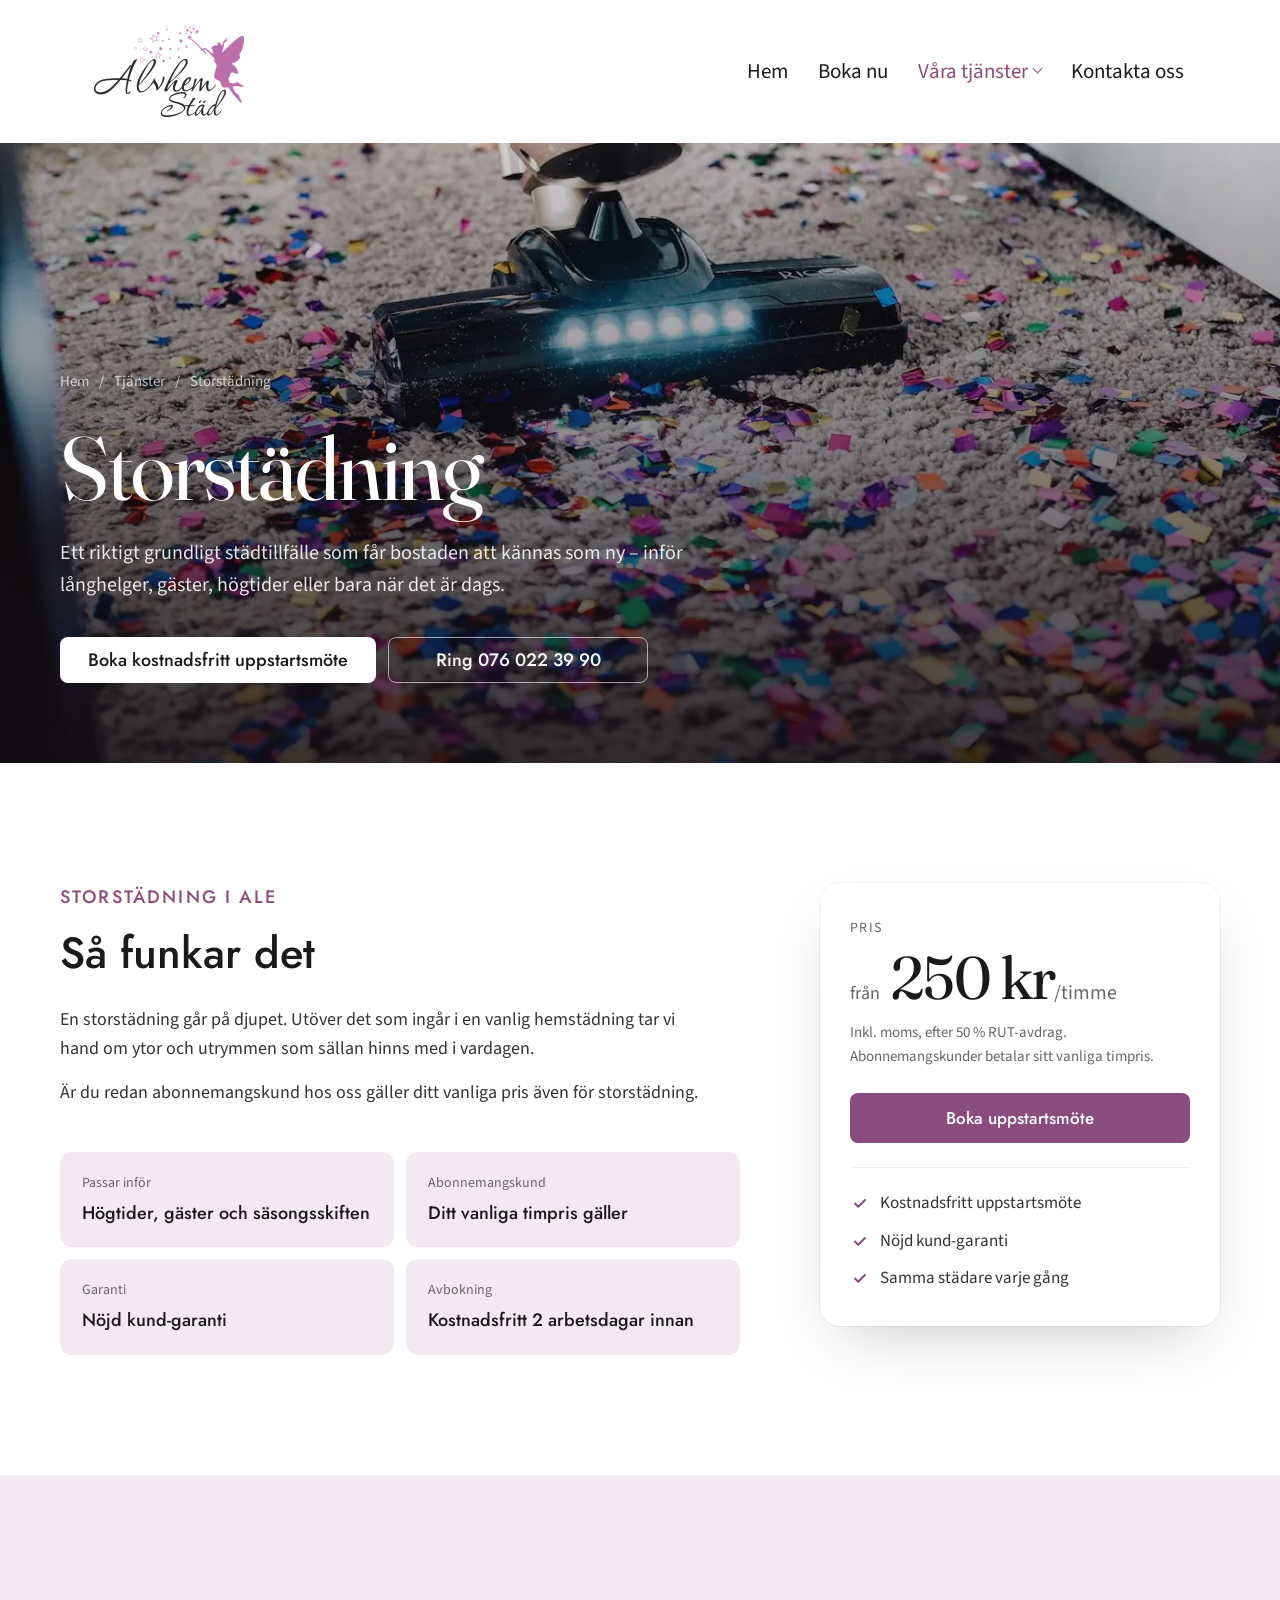
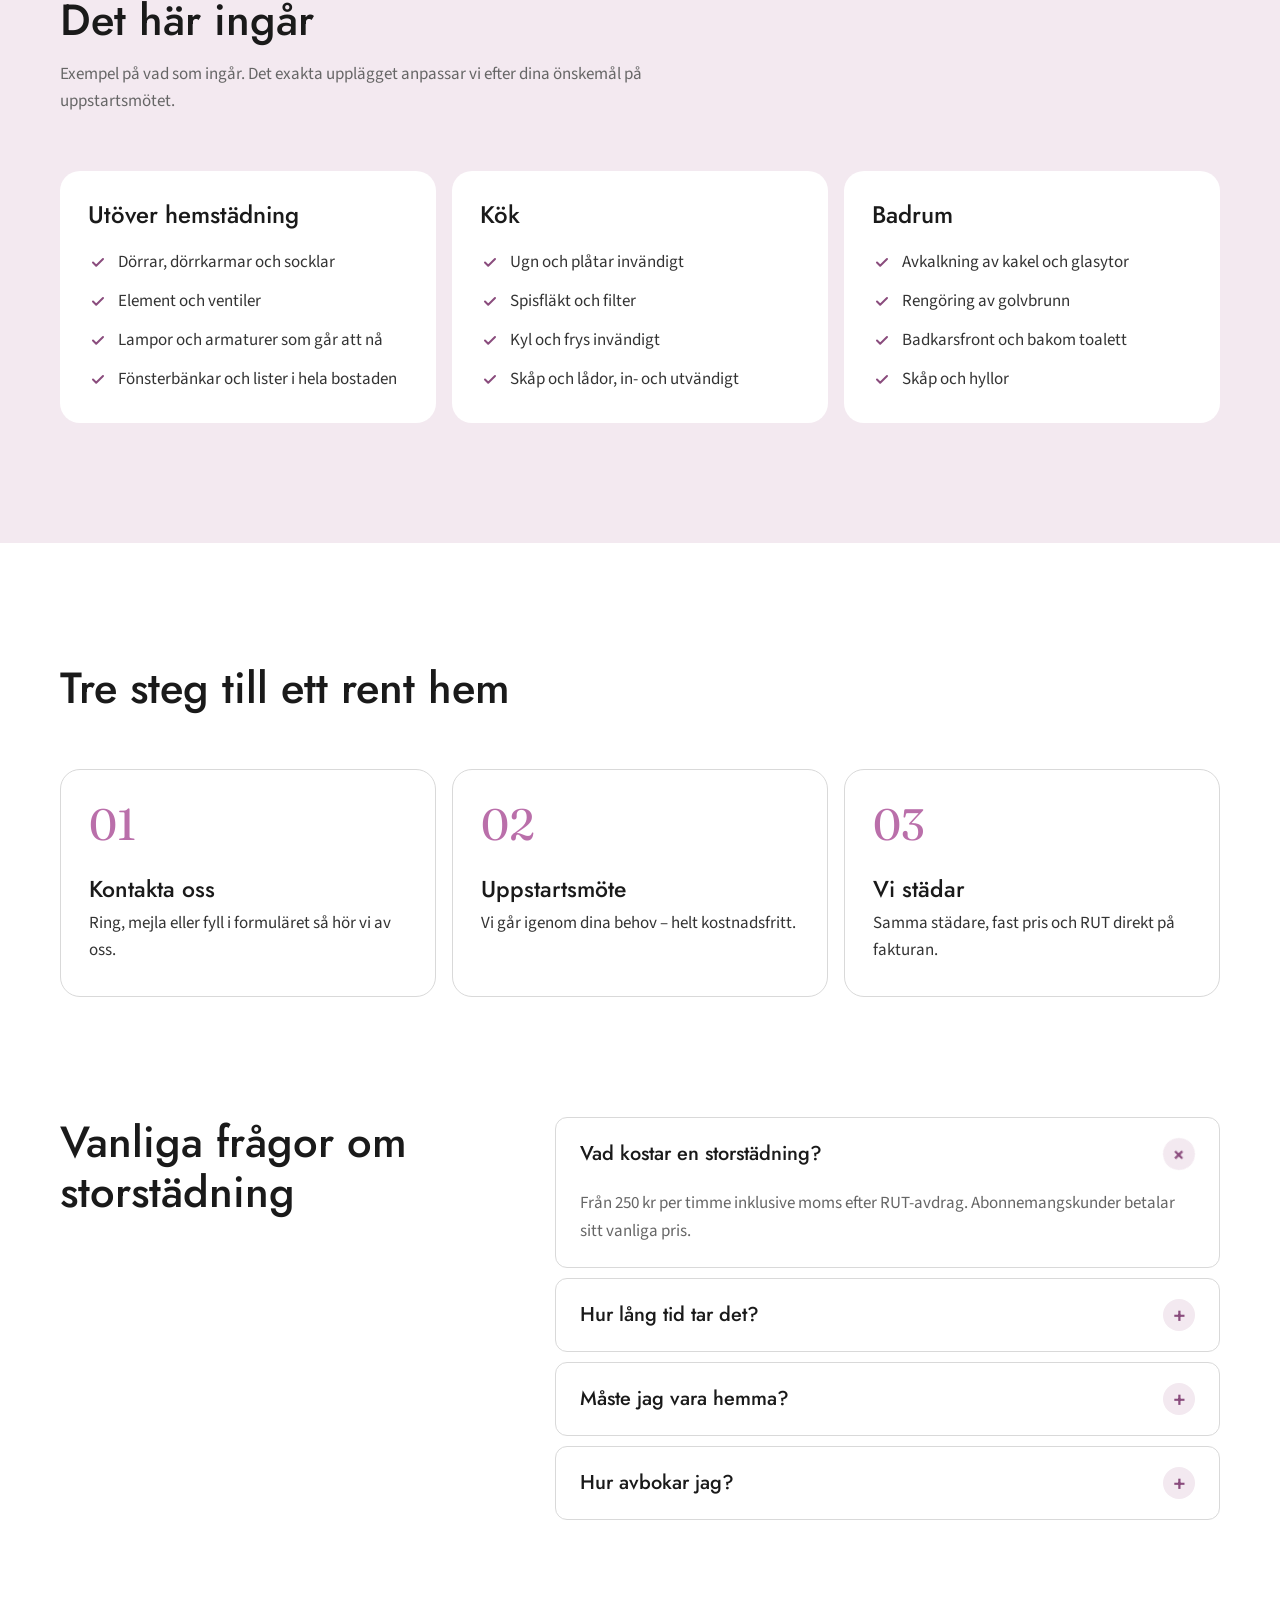
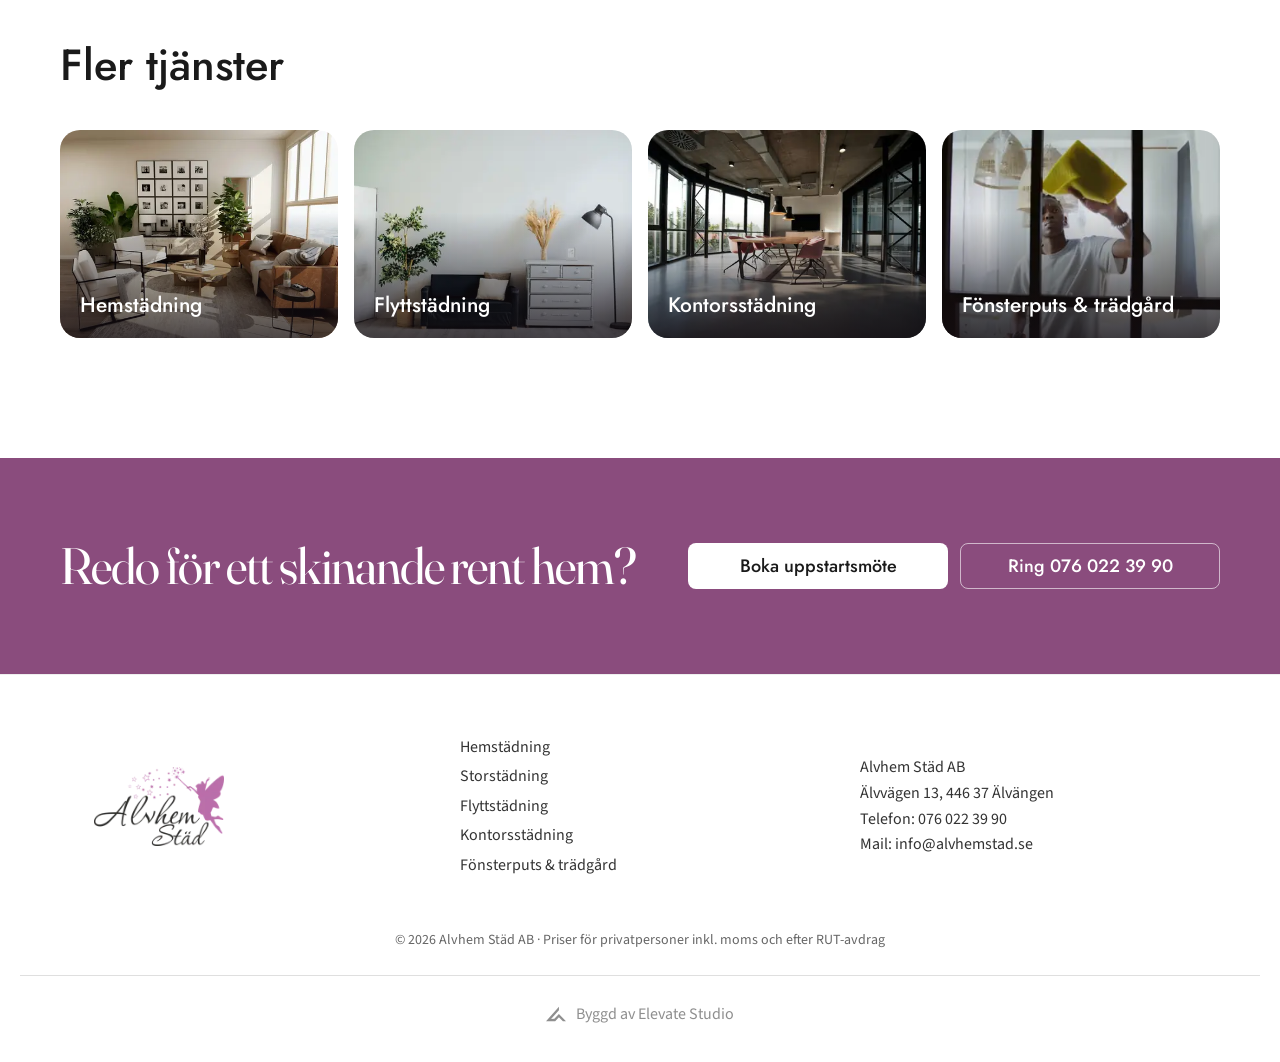
<file: storstadning.html>
<!doctype html>
<html lang="sv">
<head>
  <meta charset="utf-8">
  <meta name="viewport" content="width=device-width, initial-scale=1">
  <title>Storstädning i Ale – grundlig städning från 250 kr/h</title>
  <meta name="description" content="Storstädning i Ale som får bostaden att kännas som ny. Från 250 kr/h inkl. moms efter RUT, med kvalitetsgaranti.">
  <meta name="robots" content="index, follow, max-image-preview:large">
  <link rel="canonical" href="https://www.alvhemstad.se/storstadning.html">
  <meta name="theme-color" content="#8a4c7d">
  <meta name="geo.region" content="SE-O">
  <meta name="geo.placename" content="Älvängen">
  <meta property="og:type" content="website">
  <meta property="og:locale" content="sv_SE">
  <meta property="og:site_name" content="Alvhem Städ">
  <meta property="og:title" content="Storstädning i Ale – grundlig städning från 250 kr/h">
  <meta property="og:description" content="Storstädning i Ale som får bostaden att kännas som ny. Från 250 kr/h inkl. moms efter RUT, med kvalitetsgaranti.">
  <meta property="og:url" content="https://www.alvhemstad.se/storstadning.html">
  <meta property="og:image" content="https://www.alvhemstad.se/assets/img/stor.jpg">
  <meta name="twitter:card" content="summary_large_image">
  <link rel="icon" href="assets/img/favicon-32.png" sizes="32x32" type="image/png">
  <link rel="apple-touch-icon" href="assets/img/apple-touch-icon.png">
  <link rel="preload" href="assets/fonts/fraunces-var-normal.woff2" as="font" type="font/woff2" crossorigin>
  <link rel="preload" href="assets/fonts/source-sans-3-latin-400-normal.woff2" as="font" type="font/woff2" crossorigin>
  <link rel="preload" as="image" imagesrcset="assets/img/stor-480.webp 480w, assets/img/stor-800.webp 800w, assets/img/stor-1200.webp 1200w, assets/img/stor-1400.webp 1400w" imagesizes="100vw" fetchpriority="high">
  <style>@font-face{font-family:"Fraunces";font-style:normal;font-weight:400;font-display:swap;src:url("assets/fonts/fraunces-var-normal.woff2") format("woff2-variations"),url("assets/fonts/fraunces-var-normal.woff2") format("woff2")}@font-face{font-family:"Fraunces";font-style:italic;font-weight:400;font-display:swap;src:url("assets/fonts/fraunces-var-italic.woff2") format("woff2-variations"),url("assets/fonts/fraunces-var-italic.woff2") format("woff2")}@font-face{font-family:"Jost";font-style:normal;font-weight:500;font-display:swap;src:url("assets/fonts/jost-latin-500-normal.woff2") format("woff2")}@font-face{font-family:"Jost";font-style:normal;font-weight:600;font-display:swap;src:url("assets/fonts/jost-latin-600-normal.woff2") format("woff2")}@font-face{font-family:"Source Sans 3";font-style:normal;font-weight:400;font-display:swap;src:url("assets/fonts/source-sans-3-latin-400-normal.woff2") format("woff2")}@font-face{font-family:"Source Sans 3";font-style:normal;font-weight:600;font-display:swap;src:url("assets/fonts/source-sans-3-latin-600-normal.woff2") format("woff2")}:root{--white:#ffffff;--ink:#1a1a1a;--text:#333333;--muted:#666666;--brand:#8a4c7d;--brand-dark:#6e3a63;--brand-light:#ba6faa;--tint:#f3e9f0;--line:#d9d9d9;--radius:12px;--radius-lg:20px;--maxw:1200px;--gutter:20px;--font-head:"Jost",system-ui,sans-serif;--font-display:"Fraunces",Georgia,serif;--font-body:"Source Sans 3",system-ui,sans-serif}*,*::before,*::after{box-sizing:border-box}html{scroll-behavior:smooth;-webkit-text-size-adjust:100%}body{margin:0;background:var(--white);color:var(--text);font-family:var(--font-body);font-size:17px;line-height:1.6;-webkit-font-smoothing:antialiased;overflow-x:hidden}img{display:block;max-width:100%;height:auto}a{color:inherit;text-decoration:none}h1,h2,h3{font-family:var(--font-head);color:var(--ink);margin:0;font-weight:500;line-height:1.15}p{margin:0}:focus-visible{outline:2px solid var(--brand-light);outline-offset:3px}[id]{scroll-margin-top:110px}.container{width:100%;max-width:var(--maxw);margin:0 auto;padding:0 var(--gutter)}.h2{font-size:clamp(34px,3.4vw,46px)}.h2--center{text-align:center}.skip{position:absolute;left:12px;top:-60px;z-index:100;padding:10px 16px;border-radius:8px;background:var(--ink);color:var(--white);font-weight:600;transition:top .2s}.skip:focus{top:12px}.btn{display:inline-flex;align-items:center;justify-content:center;min-width:260px;height:46px;padding:0 28px;border-radius:8px;border:0;font-family:var(--font-head);font-size:18px;font-weight:500;cursor:pointer;transition:background-color .2s,color .2s,transform .2s}.btn:hover{transform:translateY(-1px)}.btn--white{background:var(--white);color:var(--ink)}.btn--white:hover{background:var(--tint)}.btn--brand{background:var(--brand);color:var(--white);min-width:210px;height:40px;font-size:16px}.btn--brand:hover{background:var(--brand-dark)}.btn--block{width:100%}.header{position:sticky;top:0;z-index:50;background:var(--white);transition:box-shadow .2s}.header.is-scrolled{box-shadow:0 2px 16px rgba(0,0,0,.08)}.header__inner{max-width:var(--maxw);margin:0 auto;padding:0 var(--gutter);height:143px;display:flex;align-items:center;justify-content:space-between;transition:height .25s}.header.is-scrolled .header__inner{height:96px}.header__logo{display:block;position:relative;margin-left:34px}.header__logo .logo-light{position:absolute;inset:0;opacity:0;transition:opacity .25s}.header__logo .logo-dark{transition:opacity .25s}.header__logo img{width:150px;height:auto;transition:width .25s}.header.is-scrolled .header__logo img{width:116px}.header__nav{display:flex;gap:30px;margin-right:36px}.header__nav a{font-family:var(--font-body);font-size:21px;color:var(--ink);transition:color .2s}.header__nav a:hover,.header__nav a.is-active{color:var(--brand)}.header__toggle{display:none;width:44px;height:44px;border:0;background:none;cursor:pointer;position:relative}.header__toggle span{position:absolute;left:10px;right:10px;height:2px;background:var(--ink);transition:transform .25s,opacity .25s}.header__toggle span:nth-child(1){top:14px}.header__toggle span:nth-child(2){top:21px}.header__toggle span:nth-child(3){top:28px}.header.is-open .header__toggle span:nth-child(1){transform:translateY(7px) rotate(45deg)}.header.is-open .header__toggle span:nth-child(2){opacity:0}.header.is-open .header__toggle span:nth-child(3){transform:translateY(-7px) rotate(-45deg)}.header__mobile{display:grid;padding:8px var(--gutter) 20px;border-top:1px solid var(--line);background:var(--white)}.header__mobile[hidden]{display:none}.header__mobile a{padding:12px 0;font-size:20px;color:var(--ink);border-bottom:1px solid #eee}.has-hero .header{position:fixed;left:0;right:0;background:transparent}.has-hero .header.is-scrolled,.has-hero .header.is-open{background:var(--white)}.has-hero .header:not(.is-scrolled):not(.is-open) .logo-dark{opacity:0}.has-hero .header:not(.is-scrolled):not(.is-open) .logo-light{opacity:1}.has-hero .header:not(.is-scrolled):not(.is-open) .header__nav>a,.has-hero .header:not(.is-scrolled):not(.is-open) .dropdown__toggle{color:var(--white)}.has-hero .header:not(.is-scrolled):not(.is-open) .header__nav>a:hover,.has-hero .header:not(.is-scrolled):not(.is-open) .dropdown:hover .dropdown__toggle{color:#e7c3df}.has-hero .header:not(.is-scrolled):not(.is-open) .header__toggle span{background:var(--white)}.has-hero .hero::before{content:"";position:absolute;inset:0 0 auto;height:220px;z-index:-1;background:linear-gradient(180deg,rgba(20,14,19,.55),transparent);pointer-events:none}.has-hero .hero__content{padding-top:150px}.hero{position:relative;height:100vh;height:100svh;min-height:620px;display:flex;align-items:center;color:var(--white);overflow:hidden;isolation:isolate}.hero__videos{position:absolute;inset:0;z-index:-2;background:#2a2428}.hero__poster,.hero__bg{position:absolute;inset:0;width:100%;height:100%;object-fit:cover;object-position:50% 50%}.hero__bg{opacity:0;transition:opacity 1.2s ease}.hero__bg.is-active{opacity:1}.hero::after{content:"";position:absolute;inset:0;z-index:-1;background:linear-gradient(90deg,rgba(20,14,19,.72) 0%,rgba(20,14,19,.45) 55%,rgba(20,14,19,.25) 100%)}.hero__content{padding-top:60px;padding-bottom:60px}.hero__title{color:var(--white);font-size:clamp(48px,7vw,104px);line-height:1.02;max-width:900px}.hero__lead{margin-top:48px;max-width:790px;font-size:21px;line-height:1.6;color:var(--white)}.hero .btn{margin-top:56px}.about{position:relative;padding:130px 0 150px;overflow:hidden}.about__art{position:absolute;left:-20px;top:50%;transform:translateY(-50%);width:360px;height:auto;color:var(--brand-light);opacity:.55}.about__grid{display:grid;grid-template-columns:360px 1fr}.about__text{max-width:860px}.about__text .h2{margin-bottom:36px}.about__text p{font-size:17px;margin-bottom:14px}.about__text .btn{margin-top:26px}.display{font-family:var(--font-display);font-weight:400;letter-spacing:-0.02em;font-variation-settings:"opsz" 144}.display em{font-style:italic;color:var(--brand-light)}.hero .display em{color:#e7c3df}.display--sm{font-size:clamp(34px,4vw,56px);line-height:1.08}.kicker{font-family:var(--font-head);font-size:15px;font-weight:500;letter-spacing:.12em;text-transform:uppercase;color:var(--brand);margin-bottom:18px}.kicker--light{color:#e7c3df}.why{background:#2b1a27;color:rgba(255,255,255,.78);padding:140px 0;position:relative;overflow:hidden}.why::before{content:"";position:absolute;width:700px;height:700px;right:-200px;top:-260px;border-radius:50%;background:radial-gradient(circle,rgba(186,111,170,.28),transparent 65%);pointer-events:none}.why__grid{position:relative;display:grid;grid-template-columns:0.9fr 1.1fr;gap:64px 80px;align-items:start}.why .display{color:var(--white)}.why__lead{margin-top:28px;font-size:18px;max-width:440px}.why__seal{width:200px;margin-top:44px}.why__stats{display:grid;grid-template-columns:1fr 1fr;gap:16px}.stat{background:rgba(255,255,255,.05);border:1px solid rgba(255,255,255,.1);border-radius:var(--radius-lg);padding:30px 28px 32px;transition:background-color .25s,transform .25s}.stat:hover{background:rgba(255,255,255,.08);transform:translateY(-3px)}.stat__num{font-family:var(--font-display);font-size:64px;line-height:1;color:var(--white);letter-spacing:-0.03em}.stat__num small{font-size:26px;color:#e7c3df;letter-spacing:0}.stat h3{color:var(--white);font-size:21px;margin:22px 0 8px}.stat p:last-child{font-size:16px}.why__promises{grid-column:1 / -1;list-style:none;margin:0;padding:32px 0 0;border-top:1px solid rgba(255,255,255,.12);display:flex;flex-wrap:wrap;gap:16px 48px}.why__promises li{display:flex;align-items:center;gap:12px;font-family:var(--font-head);font-size:18px;color:var(--white)}.why__promises svg{width:24px;height:24px;color:#e7c3df;flex:none}.services{padding:120px 0 140px}.services__lead{text-align:center;margin-top:16px;color:var(--muted)}.services__grid{margin-top:64px;display:grid;grid-template-columns:repeat(4,1fr);gap:24px}.card{position:relative;transition:transform .25s,box-shadow .25s;border:1px solid var(--line);border-radius:var(--radius-lg);overflow:hidden;background:var(--white);display:flex;flex-direction:column}.card img{aspect-ratio:4 / 3;object-fit:cover;width:100%}.card__body{padding:22px 22px 26px;display:flex;flex-direction:column;gap:10px;flex:1}.card h3{font-size:24px}.card:hover{transform:translateY(-4px);box-shadow:0 18px 40px -20px rgba(0,0,0,.25)}.card__link::after{content:"";position:absolute;inset:0}.card__more{font-family:var(--font-head);font-weight:500;color:var(--brand);font-size:15px}.services__extra a{color:var(--brand)}.card__body>p{font-size:16px}.card__price{margin-top:auto;padding-top:8px;font-family:var(--font-head);font-size:24px;font-weight:600;color:var(--brand)}.card__note{font-size:14px !important;color:var(--muted)}.services__extra{margin-top:56px;text-align:center;font-size:20px;font-family:var(--font-head);color:var(--ink)}.terms{list-style:none;margin:28px auto 0;padding:0;max-width:760px;display:grid;gap:6px;text-align:center;font-size:15px;color:var(--muted)}.contact{position:relative;padding:0 0 160px}.contact__panel{position:absolute;right:0;top:0;width:40%;height:calc(100% - 80px);background:var(--brand);border-radius:var(--radius-lg) 0 0 var(--radius-lg);overflow:hidden}.contact__panel::before{content:"";position:absolute;inset:0;background-image:radial-gradient(circle at 1px 1px,rgba(255,255,255,.18) 1.2px,transparent 0);background-size:22px 22px}.contact__grid{position:relative;display:grid;grid-template-columns:1fr 440px;gap:60px;padding-top:70px;align-items:start}.contact__kicker{font-family:var(--font-head);font-size:24px;color:var(--brand);margin-bottom:14px}.contact__lead{margin-top:30px;max-width:460px}.contact__details{margin-top:80px;display:flex;align-items:flex-start;gap:40px;flex-wrap:wrap}.contact__details p{margin-bottom:26px}.contact__details a:hover{color:var(--brand)}.contact__seal{width:220px}.form{margin-top:160px;background:var(--white);border-radius:var(--radius-lg);padding:36px 30px 30px;box-shadow:0 10px 40px rgba(0,0,0,.12);display:grid;gap:18px}.field{display:grid;gap:6px}.field label{font-size:13px;color:var(--ink)}.field input,.field select,.field textarea{width:100%;font:inherit;font-size:16px;color:var(--ink);background:var(--white);border:1px solid #b8b8b8;border-radius:4px;padding:8px 10px;min-height:40px;-webkit-appearance:none;appearance:none}.field select{background-image:linear-gradient(45deg,transparent 50%,var(--ink) 50%),linear-gradient(135deg,var(--ink) 50%,transparent 50%);background-position:calc(100% - 18px) 17px,calc(100% - 13px) 17px;background-size:5px 5px;background-repeat:no-repeat;padding-right:36px}.field textarea{resize:vertical;min-height:100px}.field input:focus,.field select:focus,.field textarea:focus{outline:none;border-color:var(--brand);box-shadow:0 0 0 3px var(--tint)}.field.is-invalid input{border-color:#c0392b}.form__status{font-size:14px;color:var(--muted);min-height:1.4em}.footer{border-top:1px solid #eee;padding:60px 0 30px}.footer__grid{display:grid;grid-template-columns:1fr 1fr 1fr;gap:40px;align-items:center}.footer__logo{width:130px;margin-left:34px}.footer p{font-size:16px}.footer a:hover{color:var(--brand)}.footer__copy{margin-top:50px;text-align:center;font-size:14px !important;color:var(--muted)}.dropdown{position:relative}.dropdown__toggle{font-family:var(--font-body);font-size:21px;color:var(--ink);display:inline-flex;align-items:center;gap:6px}.dropdown__toggle::after{content:"";width:7px;height:7px;border-right:1.5px solid currentColor;border-bottom:1.5px solid currentColor;transform:translateY(-3px) rotate(45deg);transition:transform .2s}.dropdown__toggle.is-active,.dropdown:hover .dropdown__toggle{color:var(--brand)}.dropdown__menu{position:absolute;top:calc(100% + 14px);left:50%;transform:translate(-50%,8px);min-width:260px;padding:10px;background:var(--white);border-radius:14px;box-shadow:0 20px 50px -12px rgba(0,0,0,.22),0 0 0 1px rgba(0,0,0,.04);display:grid;opacity:0;visibility:hidden;transition:opacity .2s,transform .2s,visibility .2s}.dropdown__menu::before{content:"";position:absolute;left:0;right:0;top:-16px;height:16px}.dropdown:hover .dropdown__menu,.dropdown:focus-within .dropdown__menu{opacity:1;visibility:visible;transform:translate(-50%,0)}.dropdown__menu a{font-size:17px !important;padding:10px 14px;border-radius:8px}.dropdown__menu a:hover,.dropdown__menu a[aria-current]{background:var(--tint);color:var(--brand)}.header__mobile a.sub{padding-left:18px;font-size:17px;color:var(--muted)}.btn--outline{background:transparent;color:var(--white);border:1px solid rgba(255,255,255,.6)}.btn--outline:hover{border-color:var(--white);background:rgba(255,255,255,.08)}.page-hero{position:relative;min-height:620px;display:flex;align-items:flex-end;color:var(--white);isolation:isolate;overflow:hidden}.page-hero__bg{position:absolute;inset:0;width:100%;height:100%;object-fit:cover;z-index:-2}.page-hero::after{content:"";position:absolute;inset:0;z-index:-1;background:linear-gradient(0deg,rgba(20,14,19,.82) 0%,rgba(20,14,19,.45) 55%,rgba(20,14,19,.2) 100%)}.page-hero__content{padding-top:120px;padding-bottom:80px}.page-hero .display{color:var(--white);font-size:clamp(48px,7vw,96px);line-height:1.02}.page-hero__lead{margin-top:24px;max-width:640px;font-size:20px;color:rgba(255,255,255,.88)}.page-hero__actions{margin-top:36px;display:flex;flex-wrap:wrap;gap:12px}.crumbs{display:flex;gap:10px;flex-wrap:wrap;font-size:15px;color:rgba(255,255,255,.7);margin-bottom:28px}.crumbs a:hover{color:var(--white)}.svc-intro{padding:120px 0}.svc-intro__grid{display:grid;grid-template-columns:1fr 400px;gap:80px;align-items:start}.svc-intro__text .h2{margin-bottom:28px}.svc-intro__text>p{font-size:18px;margin-bottom:16px;max-width:640px}.facts{margin:44px 0 0;display:grid;grid-template-columns:1fr 1fr;gap:12px}.facts div{padding:20px 22px;border-radius:var(--radius);background:var(--tint)}.facts dt{font-size:14px;color:var(--muted)}.facts dd{margin:4px 0 0;font-family:var(--font-head);font-size:18px;font-weight:500;color:var(--ink)}.price-card{position:sticky;top:120px;padding:34px 30px;border-radius:var(--radius-lg);background:var(--white);box-shadow:0 24px 60px -24px rgba(0,0,0,.25),0 0 0 1px rgba(0,0,0,.05)}.price-card__label{font-size:14px;letter-spacing:.1em;text-transform:uppercase;color:var(--muted)}.price-card__price{margin-top:8px;font-family:var(--font-display);font-size:60px;line-height:1;color:var(--ink);letter-spacing:-0.03em}.price-card__price small{font-family:var(--font-body);font-size:20px;color:var(--muted);letter-spacing:0}.price-from{font-family:var(--font-body);font-size:18px;color:var(--muted);letter-spacing:0}.price-card__note{margin:14px 0 24px;font-size:15px;color:var(--muted)}.price-card .btn{height:50px;font-size:17px}.price-card__list{list-style:none;margin:24px 0 0;padding:22px 0 0;border-top:1px solid #eee;display:grid;gap:10px}.price-card__list li,.includes li{display:flex;gap:10px;align-items:flex-start}.price-card__list svg,.includes svg{width:20px;height:20px;flex:none;margin-top:3px;color:var(--brand)}.includes{background:var(--tint);padding:120px 0}.includes__lead{margin-top:16px;color:var(--muted);max-width:620px}.includes__grid{margin-top:56px;display:grid;grid-template-columns:repeat(3,1fr);gap:16px}@media (min-width:861px){.includes__grid:has(>:nth-child(2):last-child){grid-template-columns:repeat(2,1fr)}}.includes__group{background:var(--white);border-radius:var(--radius-lg);padding:30px 28px}.includes__group h3{font-size:24px;margin-bottom:20px}.includes ul{list-style:none;margin:0;padding:0;display:grid;gap:12px}.steps{padding:120px 0}.steps__list{list-style:none;margin:56px 0 0;padding:0;display:grid;grid-template-columns:repeat(3,1fr);gap:16px;counter-reset:none}.steps__list li{padding:32px 28px;border:1px solid var(--line);border-radius:var(--radius-lg)}.steps__num{font-family:var(--font-display);font-size:44px;color:var(--brand-light);line-height:1}.steps__list h3{font-size:23px;margin:26px 0 8px}.svc-faq{padding:0 0 120px}.svc-faq__grid{display:grid;grid-template-columns:1fr 1.6fr;gap:80px;align-items:start}.faq{display:grid;gap:10px}.faq__item{border:1px solid var(--line);border-radius:var(--radius);padding:0 24px}.faq__item summary{list-style:none;cursor:pointer;display:flex;justify-content:space-between;align-items:center;gap:20px;padding:20px 0;font-family:var(--font-head);font-size:20px;font-weight:500;color:var(--ink)}.faq__item summary::-webkit-details-marker{display:none}.faq__item summary::after{content:"+";flex:none;width:32px;height:32px;border-radius:50%;background:var(--tint);color:var(--brand);display:grid;place-items:center;font-size:20px;transition:transform .25s}.faq__item[open] summary::after{transform:rotate(45deg)}.faq__item p{padding:0 0 22px;color:var(--muted)}.others{padding:0 0 120px}.others__grid{margin-top:40px;display:grid;grid-template-columns:repeat(4,1fr);gap:16px}.other{position:relative;display:block;border-radius:var(--radius-lg);overflow:hidden;aspect-ratio:4 / 3;isolation:isolate}.other img{position:absolute;inset:0;width:100%;height:100%;object-fit:cover;z-index:-2;transition:transform .6s}.other::after{content:"";position:absolute;inset:0;z-index:-1;background:linear-gradient(0deg,rgba(20,14,19,.75),rgba(20,14,19,0) 60%)}.other span{position:absolute;left:20px;bottom:16px;color:var(--white);font-family:var(--font-head);font-size:21px;font-weight:500}.other:hover img{transform:scale(1.05)}.cta-band{background:var(--brand);color:var(--white);padding:80px 0}.cta-band__inner{display:flex;align-items:center;justify-content:space-between;gap:32px}.cta-band .display{color:var(--white);max-width:620px}.cta-band__actions{display:flex;flex-wrap:wrap;gap:12px}.footer__links{display:grid;gap:4px}.footer address{font-style:normal;font-size:16px}.home-faq{padding:0 0 140px}.footer__links a{font-size:16px}@media (prefers-reduced-motion:reduce){html{scroll-behavior:auto}*,*::before,*::after{transition:none !important}}@media (max-width:1080px){.services__grid{grid-template-columns:repeat(2,1fr)}.why__grid{grid-template-columns:1fr}.svc-intro__grid{grid-template-columns:1fr}.price-card{position:static;max-width:520px}.about__grid{grid-template-columns:220px 1fr}.about__art{width:240px}.contact__grid{grid-template-columns:1fr}.contact__panel{width:100%;top:auto;bottom:0;height:420px;border-radius:0}.form{margin-top:0;max-width:560px;width:100%;justify-self:center}}@media (max-width:860px){.header__nav{display:none}.header__toggle{display:block}.header__inner,.header.is-scrolled .header__inner{height:84px}.header__logo{margin-left:0}.header__logo img,.header.is-scrolled .header__logo img{width:110px}.hero{min-height:calc(100svh - 84px)}.hero__lead{margin-top:36px;font-size:18px}.hero .btn{margin-top:36px}.about{padding:80px 0}.about__art{left:auto;right:-60px;top:40px;transform:none;width:200px;opacity:.3}.about__grid{grid-template-columns:1fr}.why{padding:80px 0}.why__seal{width:160px;margin-top:28px}.page-hero{min-height:520px}.svc-intro,.includes,.steps,.svc-faq,.others{padding:72px 0}.includes__grid,.steps__list{grid-template-columns:1fr}.svc-faq__grid{grid-template-columns:1fr;gap:28px}.others__grid{grid-template-columns:1fr 1fr}.cta-band__inner{flex-direction:column;align-items:flex-start}.services{padding:80px 0}.contact{padding-bottom:80px}.contact__grid{padding-top:40px}.contact__details{margin-top:40px}.footer__grid{grid-template-columns:1fr;text-align:center;gap:20px}.footer__logo{margin:0 auto}}@media (max-width:560px){.services__grid{grid-template-columns:1fr}.why__stats{grid-template-columns:1fr}.stat__num{font-size:52px}.facts{grid-template-columns:1fr}.others__grid{grid-template-columns:1fr}.faq__item summary{font-size:18px}.btn{min-width:0;width:100%}.hero__title{font-size:clamp(46px,14vw,60px)}.form{padding:26px 20px}}</style>
  <script type="application/ld+json">{"@context":"https://schema.org","@type":"HouseCleaningService","@id":"https://www.alvhemstad.se/#foretag","name":"Alvhem Städ AB","alternateName":"Alvhem Städ","description":"Städfirma i Älvängen, Ale kommun. Hemstädning, storstädning, flyttstädning, kontorsstädning, fönsterputsning och trädgårdsarbete med fasta priser och 50 % RUT-avdrag direkt på fakturan.","url":"https://www.alvhemstad.se/","logo":"https://www.alvhemstad.se/assets/img/logo.png","image":"https://www.alvhemstad.se/assets/img/hero-fonster-poster.jpg","telephone":"+46760223990","email":"info@alvhemstad.se","priceRange":"230–350 kr/h","currenciesAccepted":"SEK","address":{"@type":"PostalAddress","streetAddress":"Älvvägen 13","postalCode":"446 37","addressLocality":"Älvängen","addressRegion":"Västra Götalands län","addressCountry":"SE"},"areaServed":[{"@type":"City","name":"Älvängen"},{"@type":"AdministrativeArea","name":"Ale kommun"}],"hasMap":"https://www.google.com/maps/dir//%C3%84lvv%C3%A4gen+13,+44637+%C3%84lv%C3%A4ngen","award":"Certifierad kvalitetspartner 2024","knowsLanguage":"sv","hasOfferCatalog":{"@type":"OfferCatalog","name":"Städtjänster","itemListElement":[{"@type":"Offer","itemOffered":{"@type":"Service","name":"Hemstädning","url":"https://www.alvhemstad.se/hemstadning.html"}},{"@type":"Offer","itemOffered":{"@type":"Service","name":"Storstädning","url":"https://www.alvhemstad.se/storstadning.html"}},{"@type":"Offer","itemOffered":{"@type":"Service","name":"Flyttstädning","url":"https://www.alvhemstad.se/flyttstadning.html"}},{"@type":"Offer","itemOffered":{"@type":"Service","name":"Kontorsstädning","url":"https://www.alvhemstad.se/kontorsstadning.html"}},{"@type":"Offer","itemOffered":{"@type":"Service","name":"Fönsterputs & trädgård","url":"https://www.alvhemstad.se/fonsterputsning-tradgard.html"}}]}}</script>
  <script type="application/ld+json">{"@context":"https://schema.org","@type":"Service","name":"Storstädning","serviceType":"Storstädning","description":"Storstädning i Ale som får bostaden att kännas som ny. Från 250 kr/h inkl. moms efter RUT, med kvalitetsgaranti.","url":"https://www.alvhemstad.se/storstadning.html","image":"https://www.alvhemstad.se/assets/img/stor-1200.webp","provider":{"@id":"https://www.alvhemstad.se/#foretag"},"areaServed":[{"@type":"City","name":"Älvängen"},{"@type":"AdministrativeArea","name":"Ale kommun"}],"offers":{"@type":"Offer","priceCurrency":"SEK","price":"250","priceSpecification":{"@type":"UnitPriceSpecification","price":"250","priceCurrency":"SEK","description":"Inkl. moms, efter 50 % RUT-avdrag. Abonnemangskunder betalar sitt vanliga timpris.","unitCode":"HUR","minPrice":"250"}}}</script>
  <script type="application/ld+json">{"@context":"https://schema.org","@type":"BreadcrumbList","itemListElement":[{"@type":"ListItem","position":1,"name":"Hem","item":"https://www.alvhemstad.se/"},{"@type":"ListItem","position":2,"name":"Tjänster","item":"https://www.alvhemstad.se/#tjanster"},{"@type":"ListItem","position":3,"name":"Storstädning","item":"https://www.alvhemstad.se/storstadning.html"}]}</script>
  <script type="application/ld+json">{"@context":"https://schema.org","@type":"FAQPage","mainEntity":[{"@type":"Question","name":"Vad kostar en storstädning?","acceptedAnswer":{"@type":"Answer","text":"Från 250 kr per timme inklusive moms efter RUT-avdrag. Abonnemangskunder betalar sitt vanliga pris."}},{"@type":"Question","name":"Hur lång tid tar det?","acceptedAnswer":{"@type":"Answer","text":"Det beror på bostadens storlek och skick. På uppstartsmötet går vi igenom vad som ska göras och ger dig en tydlig uppskattning."}},{"@type":"Question","name":"Måste jag vara hemma?","acceptedAnswer":{"@type":"Answer","text":"Nej, det bestämmer du. Vi kommer överens om nycklar och tillträde innan."}},{"@type":"Question","name":"Hur avbokar jag?","acceptedAnswer":{"@type":"Answer","text":"Du kan avboka kostnadsfritt senast 2 arbetsdagar i förväg."}}]}</script>
</head>
<body>

<a class="skip" href="#main">Hoppa till innehållet</a>

<header class="header" id="header">
  <div class="header__inner">
    <a href="index.html" class="header__logo" aria-label="Alvhem Städ – till startsidan">
      <img src="assets/img/logo-300.webp" alt="Alvhem Städ" class="logo-dark" width="300" height="182">
      <img src="assets/img/logo-light-300.webp" alt="" class="logo-light" width="300" height="182">
    </a>
    <nav class="header__nav" aria-label="Huvudmeny">
      <a href="index.html">Hem</a>
      <a href="index.html#kontakt">Boka nu</a>
      <div class="dropdown">
        <a href="index.html#tjanster" class="dropdown__toggle is-active">Våra tjänster</a>
        <div class="dropdown__menu">
          <a href="hemstadning.html">Hemstädning</a>
          <a href="storstadning.html" aria-current="page">Storstädning</a>
          <a href="flyttstadning.html">Flyttstädning</a>
          <a href="kontorsstadning.html">Kontorsstädning</a>
          <a href="fonsterputsning-tradgard.html">Fönsterputs &amp; trädgård</a>
        </div>
      </div>
      <a href="index.html#kontakt">Kontakta oss</a>
    </nav>
    <button class="header__toggle" id="navToggle" aria-label="Öppna meny" aria-expanded="false" aria-controls="mobileMenu">
      <span></span><span></span><span></span>
    </button>
  </div>
  <nav class="header__mobile" id="mobileMenu" aria-label="Mobilmeny" hidden>
    <a href="index.html">Hem</a>
    <a href="index.html#kontakt">Boka nu</a>
    <a href="index.html#tjanster">Våra tjänster</a>
    <a href="hemstadning.html" class="sub">Hemstädning</a>
    <a href="storstadning.html" class="sub">Storstädning</a>
    <a href="flyttstadning.html" class="sub">Flyttstädning</a>
    <a href="kontorsstadning.html" class="sub">Kontorsstädning</a>
    <a href="fonsterputsning-tradgard.html" class="sub">Fönsterputs &amp; trädgård</a>
    <a href="index.html#kontakt">Kontakta oss</a>
  </nav>
</header>

<main id="main">

  <section class="page-hero">
    <img class="page-hero__bg" src="assets/img/stor-1200.webp" srcset="assets/img/stor-480.webp 480w, assets/img/stor-800.webp 800w, assets/img/stor-1200.webp 1200w, assets/img/stor-1400.webp 1400w" sizes="100vw" alt="Dammsugning av matta" width="1200" height="900" fetchpriority="high" decoding="async">
    <div class="container page-hero__content">
      <nav class="crumbs" aria-label="Brödsmulor"><a href="index.html">Hem</a><span aria-hidden="true">/</span><a href="index.html#tjanster">Tjänster</a><span aria-hidden="true">/</span><span aria-current="page">Storstädning</span></nav>
      <h1 class="display">Storstädning</h1>
      <p class="page-hero__lead">Ett riktigt grundligt städtillfälle som får bostaden att kännas som ny – inför långhelger, gäster, högtider eller bara när det är dags.</p>
      <div class="page-hero__actions">
        <a href="index.html?tjanst=Storstädning#kontakt" class="btn btn--white">Boka kostnadsfritt uppstartsmöte</a>
        <a href="tel:+46760223990" class="btn btn--outline">Ring 076 022 39 90</a>
      </div>
    </div>
  </section>

  <section class="svc-intro">
    <div class="container svc-intro__grid">
      <div class="svc-intro__text">
        <p class="kicker">Storstädning i Ale</p>
        <h2 class="h2">Så funkar det</h2>
          <p>En storstädning går på djupet. Utöver det som ingår i en vanlig hemstädning tar vi hand om ytor och utrymmen som sällan hinns med i vardagen.</p>
          <p>Är du redan abonnemangskund hos oss gäller ditt vanliga pris även för storstädning.</p>
        <dl class="facts">
            <div><dt>Passar inför</dt><dd>Högtider, gäster och säsongsskiften</dd></div>
            <div><dt>Abonnemangskund</dt><dd>Ditt vanliga timpris gäller</dd></div>
            <div><dt>Garanti</dt><dd>Nöjd kund-garanti</dd></div>
            <div><dt>Avbokning</dt><dd>Kostnadsfritt 2 arbetsdagar innan</dd></div>
        </dl>
      </div>
      <aside class="price-card" aria-label="Pris">
        <p class="price-card__label">Pris</p>
        <p class="price-card__price"><span class="price-from">från</span> 250 kr<small>/timme</small></p>
        <p class="price-card__note">Inkl. moms, efter 50 % RUT-avdrag. Abonnemangskunder betalar sitt vanliga timpris.</p>
        <a href="index.html?tjanst=Storstädning#kontakt" class="btn btn--brand btn--block">Boka uppstartsmöte</a>
        <ul class="price-card__list">
          <li><svg viewBox="0 0 20 20" aria-hidden="true"><path d="M5 10.5l3.2 3.2L15 7" fill="none" stroke="currentColor" stroke-width="2" stroke-linecap="round" stroke-linejoin="round"/></svg><span>Kostnadsfritt uppstartsmöte</span></li>
          <li><svg viewBox="0 0 20 20" aria-hidden="true"><path d="M5 10.5l3.2 3.2L15 7" fill="none" stroke="currentColor" stroke-width="2" stroke-linecap="round" stroke-linejoin="round"/></svg><span>Nöjd kund-garanti</span></li>
          <li><svg viewBox="0 0 20 20" aria-hidden="true"><path d="M5 10.5l3.2 3.2L15 7" fill="none" stroke="currentColor" stroke-width="2" stroke-linecap="round" stroke-linejoin="round"/></svg><span>Samma städare varje gång</span></li>
        </ul>
      </aside>
    </div>
  </section>

  <section class="includes">
    <div class="container">
      <h2 class="h2">Det här ingår</h2>
      <p class="includes__lead">Exempel på vad som ingår. Det exakta upplägget anpassar vi efter dina önskemål på uppstartsmötet.</p>
      <div class="includes__grid">
          <div class="includes__group">
            <h3>Utöver hemstädning</h3>
            <ul>
              <li><svg viewBox="0 0 20 20" aria-hidden="true"><path d="M5 10.5l3.2 3.2L15 7" fill="none" stroke="currentColor" stroke-width="2" stroke-linecap="round" stroke-linejoin="round"/></svg><span>Dörrar, dörrkarmar och socklar</span></li>
              <li><svg viewBox="0 0 20 20" aria-hidden="true"><path d="M5 10.5l3.2 3.2L15 7" fill="none" stroke="currentColor" stroke-width="2" stroke-linecap="round" stroke-linejoin="round"/></svg><span>Element och ventiler</span></li>
              <li><svg viewBox="0 0 20 20" aria-hidden="true"><path d="M5 10.5l3.2 3.2L15 7" fill="none" stroke="currentColor" stroke-width="2" stroke-linecap="round" stroke-linejoin="round"/></svg><span>Lampor och armaturer som går att nå</span></li>
              <li><svg viewBox="0 0 20 20" aria-hidden="true"><path d="M5 10.5l3.2 3.2L15 7" fill="none" stroke="currentColor" stroke-width="2" stroke-linecap="round" stroke-linejoin="round"/></svg><span>Fönsterbänkar och lister i hela bostaden</span></li>
            </ul>
          </div>
          <div class="includes__group">
            <h3>Kök</h3>
            <ul>
              <li><svg viewBox="0 0 20 20" aria-hidden="true"><path d="M5 10.5l3.2 3.2L15 7" fill="none" stroke="currentColor" stroke-width="2" stroke-linecap="round" stroke-linejoin="round"/></svg><span>Ugn och plåtar invändigt</span></li>
              <li><svg viewBox="0 0 20 20" aria-hidden="true"><path d="M5 10.5l3.2 3.2L15 7" fill="none" stroke="currentColor" stroke-width="2" stroke-linecap="round" stroke-linejoin="round"/></svg><span>Spisfläkt och filter</span></li>
              <li><svg viewBox="0 0 20 20" aria-hidden="true"><path d="M5 10.5l3.2 3.2L15 7" fill="none" stroke="currentColor" stroke-width="2" stroke-linecap="round" stroke-linejoin="round"/></svg><span>Kyl och frys invändigt</span></li>
              <li><svg viewBox="0 0 20 20" aria-hidden="true"><path d="M5 10.5l3.2 3.2L15 7" fill="none" stroke="currentColor" stroke-width="2" stroke-linecap="round" stroke-linejoin="round"/></svg><span>Skåp och lådor, in- och utvändigt</span></li>
            </ul>
          </div>
          <div class="includes__group">
            <h3>Badrum</h3>
            <ul>
              <li><svg viewBox="0 0 20 20" aria-hidden="true"><path d="M5 10.5l3.2 3.2L15 7" fill="none" stroke="currentColor" stroke-width="2" stroke-linecap="round" stroke-linejoin="round"/></svg><span>Avkalkning av kakel och glasytor</span></li>
              <li><svg viewBox="0 0 20 20" aria-hidden="true"><path d="M5 10.5l3.2 3.2L15 7" fill="none" stroke="currentColor" stroke-width="2" stroke-linecap="round" stroke-linejoin="round"/></svg><span>Rengöring av golvbrunn</span></li>
              <li><svg viewBox="0 0 20 20" aria-hidden="true"><path d="M5 10.5l3.2 3.2L15 7" fill="none" stroke="currentColor" stroke-width="2" stroke-linecap="round" stroke-linejoin="round"/></svg><span>Badkarsfront och bakom toalett</span></li>
              <li><svg viewBox="0 0 20 20" aria-hidden="true"><path d="M5 10.5l3.2 3.2L15 7" fill="none" stroke="currentColor" stroke-width="2" stroke-linecap="round" stroke-linejoin="round"/></svg><span>Skåp och hyllor</span></li>
            </ul>
          </div>
      </div>
    </div>
  </section>

  <section class="steps">
    <div class="container">
      <h2 class="h2">Tre steg till ett rent hem</h2>
      <ol class="steps__list">
        <li><span class="steps__num" aria-hidden="true">01</span><h3>Kontakta oss</h3><p>Ring, mejla eller fyll i formuläret så hör vi av oss.</p></li>
        <li><span class="steps__num" aria-hidden="true">02</span><h3>Uppstartsmöte</h3><p>Vi går igenom dina behov – helt kostnadsfritt.</p></li>
        <li><span class="steps__num" aria-hidden="true">03</span><h3>Vi städar</h3><p>Samma städare, fast pris och RUT direkt på fakturan.</p></li>
      </ol>
    </div>
  </section>

  <section class="svc-faq">
    <div class="container svc-faq__grid">
      <h2 class="h2">Vanliga frågor om storstädning</h2>
      <div class="faq">
        <details class="faq__item" open>
          <summary>Vad kostar en storstädning?</summary>
          <p>Från 250 kr per timme inklusive moms efter RUT-avdrag. Abonnemangskunder betalar sitt vanliga pris.</p>
        </details>
        <details class="faq__item">
          <summary>Hur lång tid tar det?</summary>
          <p>Det beror på bostadens storlek och skick. På uppstartsmötet går vi igenom vad som ska göras och ger dig en tydlig uppskattning.</p>
        </details>
        <details class="faq__item">
          <summary>Måste jag vara hemma?</summary>
          <p>Nej, det bestämmer du. Vi kommer överens om nycklar och tillträde innan.</p>
        </details>
        <details class="faq__item">
          <summary>Hur avbokar jag?</summary>
          <p>Du kan avboka kostnadsfritt senast 2 arbetsdagar i förväg.</p>
        </details>
      </div>
    </div>
  </section>

  <section class="others">
    <div class="container">
      <h2 class="h2">Fler tjänster</h2>
      <div class="others__grid">
        <a class="other" href="hemstadning.html">
          <img src="assets/img/hem-480.webp" srcset="assets/img/hem-480.webp 480w, assets/img/hem-800.webp 800w, assets/img/hem-1200.webp 1200w, assets/img/hem-1400.webp 1400w" sizes="(max-width: 560px) 100vw, (max-width: 860px) 50vw, 300px" alt="" width="480" height="360" loading="lazy" decoding="async">
          <span>Hemstädning</span>
        </a>
        <a class="other" href="flyttstadning.html">
          <img src="assets/img/flytt-480.webp" srcset="assets/img/flytt-480.webp 480w, assets/img/flytt-800.webp 800w, assets/img/flytt-1200.webp 1200w, assets/img/flytt-1400.webp 1400w" sizes="(max-width: 560px) 100vw, (max-width: 860px) 50vw, 300px" alt="" width="480" height="360" loading="lazy" decoding="async">
          <span>Flyttstädning</span>
        </a>
        <a class="other" href="kontorsstadning.html">
          <img src="assets/img/kontor-480.webp" srcset="assets/img/kontor-480.webp 480w, assets/img/kontor-800.webp 800w, assets/img/kontor-1200.webp 1200w, assets/img/kontor-1400.webp 1400w" sizes="(max-width: 560px) 100vw, (max-width: 860px) 50vw, 300px" alt="" width="480" height="360" loading="lazy" decoding="async">
          <span>Kontorsstädning</span>
        </a>
        <a class="other" href="fonsterputsning-tradgard.html">
          <img src="assets/img/hero-fonster-poster-480.webp" srcset="assets/img/hero-fonster-poster-480.webp 480w, assets/img/hero-fonster-poster-800.webp 800w, assets/img/hero-fonster-poster-1280.webp 1280w" sizes="(max-width: 560px) 100vw, (max-width: 860px) 50vw, 300px" alt="" width="480" height="360" loading="lazy" decoding="async">
          <span>Fönsterputs &amp; trädgård</span>
        </a>
      </div>
    </div>
  </section>

  <section class="cta-band">
    <div class="container cta-band__inner">
      <h2 class="display display--sm">Redo för ett skinande rent hem?</h2>
      <div class="cta-band__actions">
        <a href="index.html?tjanst=Storstädning#kontakt" class="btn btn--white">Boka uppstartsmöte</a>
        <a href="tel:+46760223990" class="btn btn--outline">Ring 076 022 39 90</a>
      </div>
    </div>
  </section>

</main>

<footer class="footer">
  <div class="container footer__grid">
    <img src="assets/img/logo-300.webp" alt="Alvhem Städ" class="footer__logo" width="300" height="182" loading="lazy">
    <nav class="footer__links" aria-label="Tjänster">
      <a href="hemstadning.html">Hemstädning</a>
      <a href="storstadning.html">Storstädning</a>
      <a href="flyttstadning.html">Flyttstädning</a>
      <a href="kontorsstadning.html">Kontorsstädning</a>
      <a href="fonsterputsning-tradgard.html">Fönsterputs &amp; trädgård</a>
    </nav>
    <address>Alvhem Städ AB<br>Älvvägen 13, 446 37 Älvängen<br>Telefon: <a href="tel:+46760223990">076 022 39 90</a><br>Mail: <a href="mailto:info@alvhemstad.se">info@alvhemstad.se</a></address>
  </div>
  <p class="footer__copy">© <span id="year">2026</span> Alvhem Städ AB · Priser för privatpersoner inkl. moms och efter RUT-avdrag</p>
<!-- elevate-credit -->
<style>.elevate-credit{max-width:1240px;margin:24px auto 0;padding:20px 16px 0;border-top:1px solid rgba(128,128,128,.25);display:flex;justify-content:center;box-sizing:border-box}.elevate-credit a{display:inline-flex;align-items:center;gap:10px;padding:8px 0;font:inherit;font-size:15px;line-height:1;color:inherit;opacity:.55;text-decoration:none;transition:opacity .2s}.elevate-credit a:hover,.elevate-credit a:focus-visible{opacity:1}.elevate-credit svg{width:20px;height:20px;flex:none;display:block}@media(min-width:1024px){.elevate-credit a{font-size:16px}}</style>
<div class="elevate-credit"><a href="https://elevatestudio.nu" target="_blank" rel="noopener"><svg viewBox="0 0 1884.3 1353.9" aria-hidden="true"><path d="M0.0 1353.9 L1218.7 0.0 L1218.7 329.1 L479.7 1136.4 L786.7 1132.4 L1215.5 687.4 L1884.3 1349.9 L1590.1 1349.9 L1218.6 994.7 L865.4 1349.9Z" fill="currentColor"/></svg>Byggd av Elevate Studio</a></div>
</footer>

<script src="main.js" defer></script>
</body>
</html>
</file>
